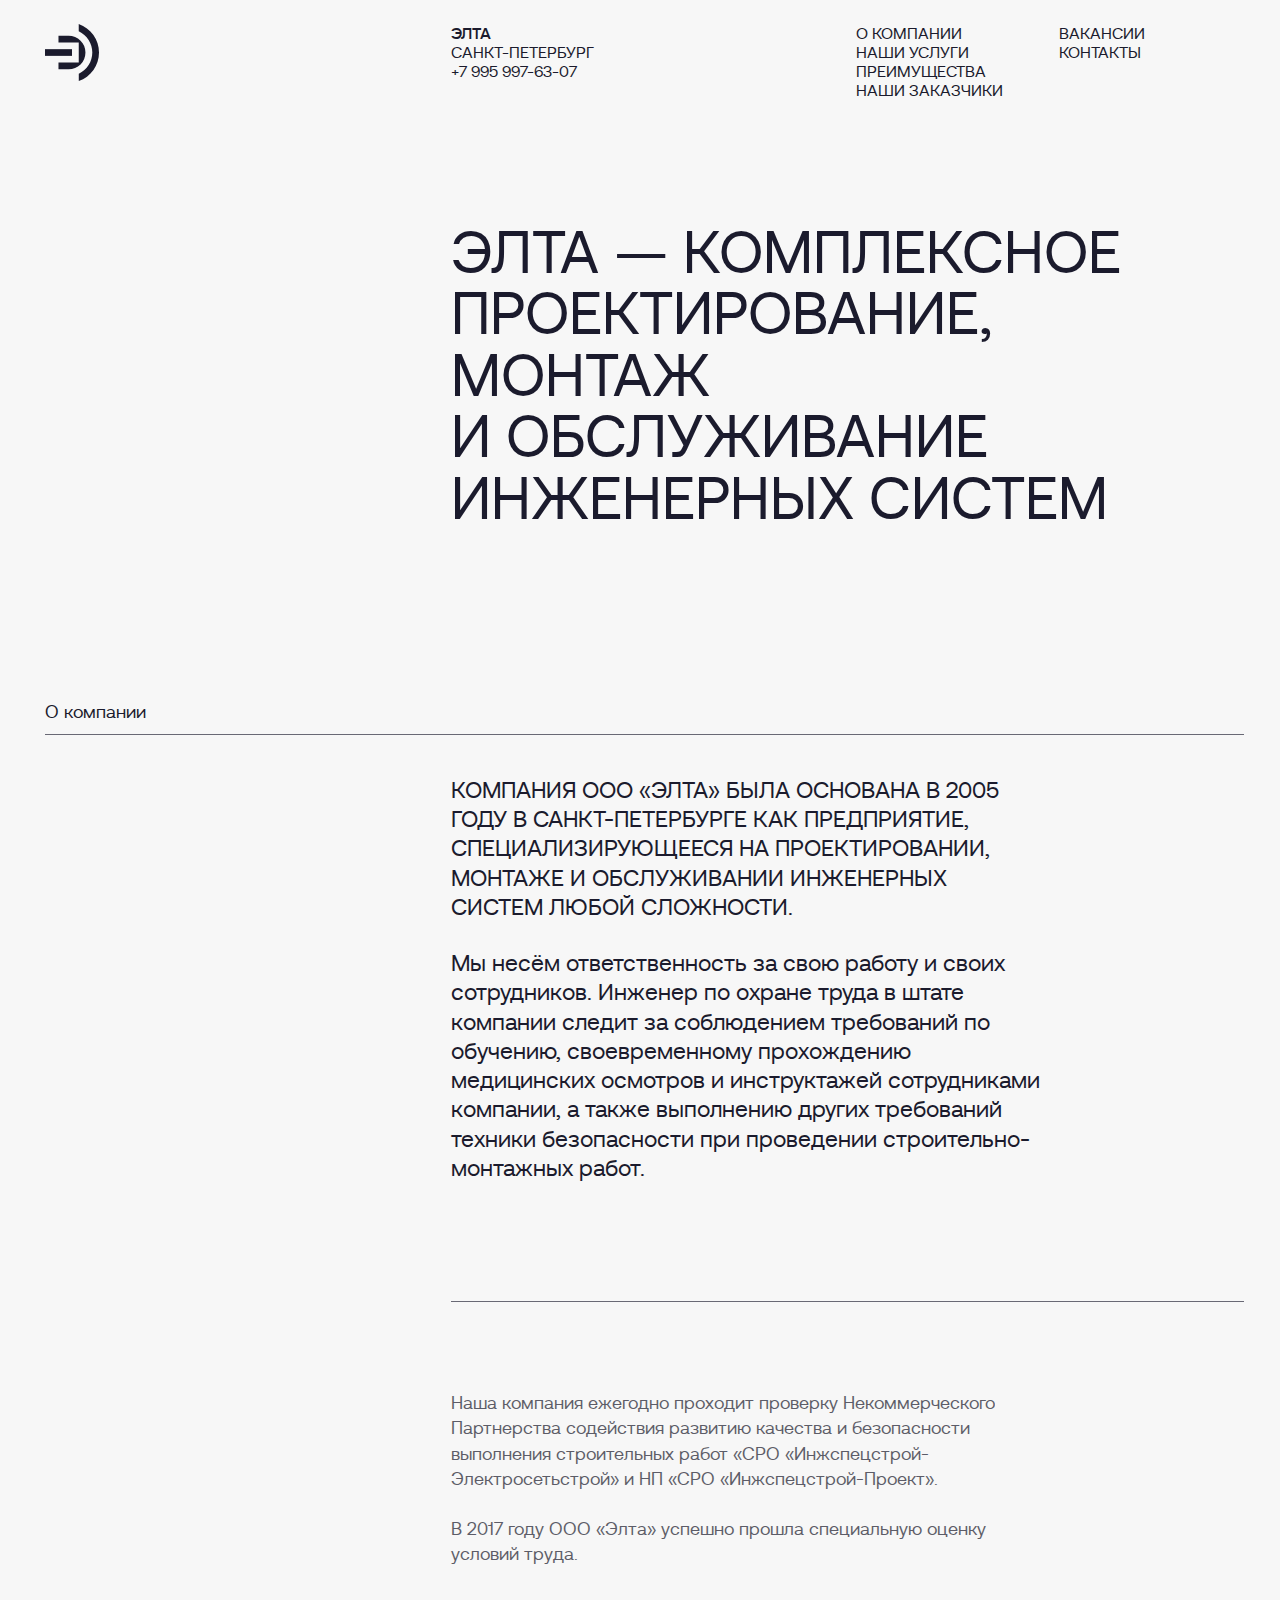
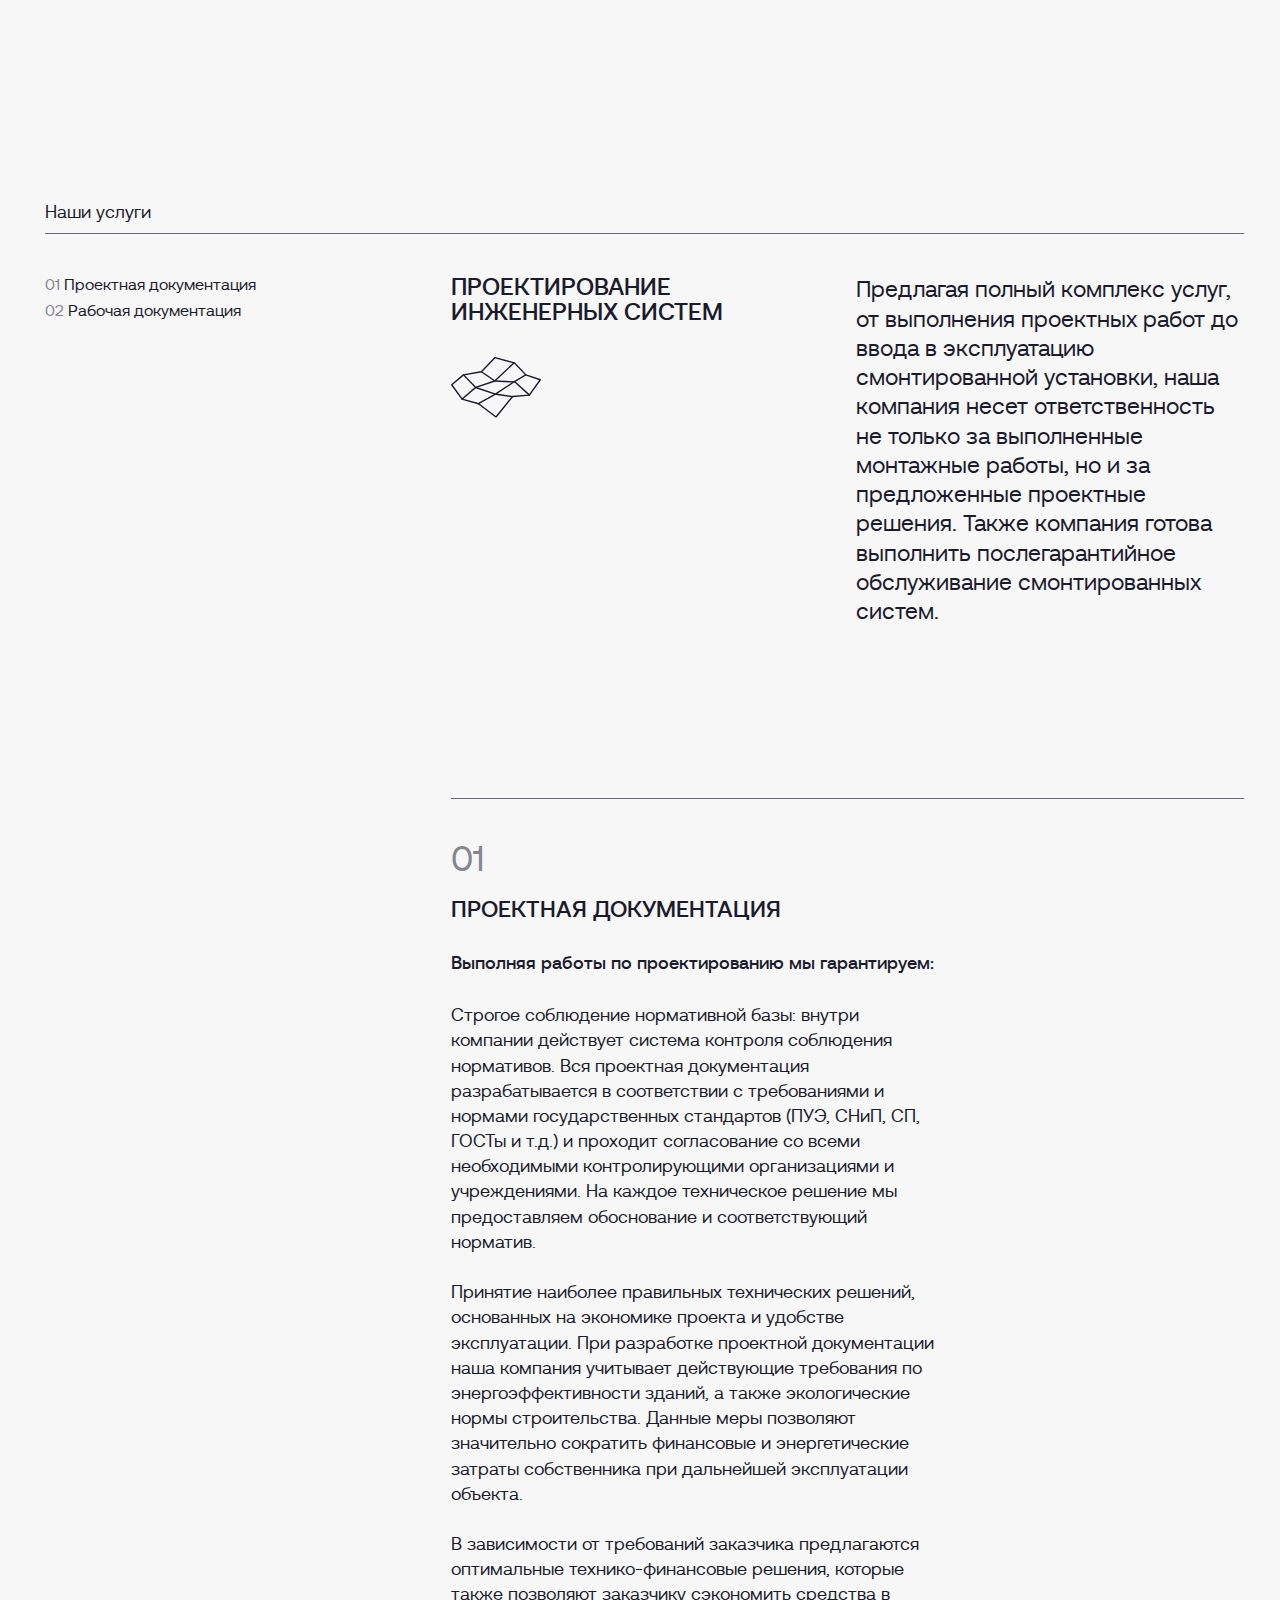
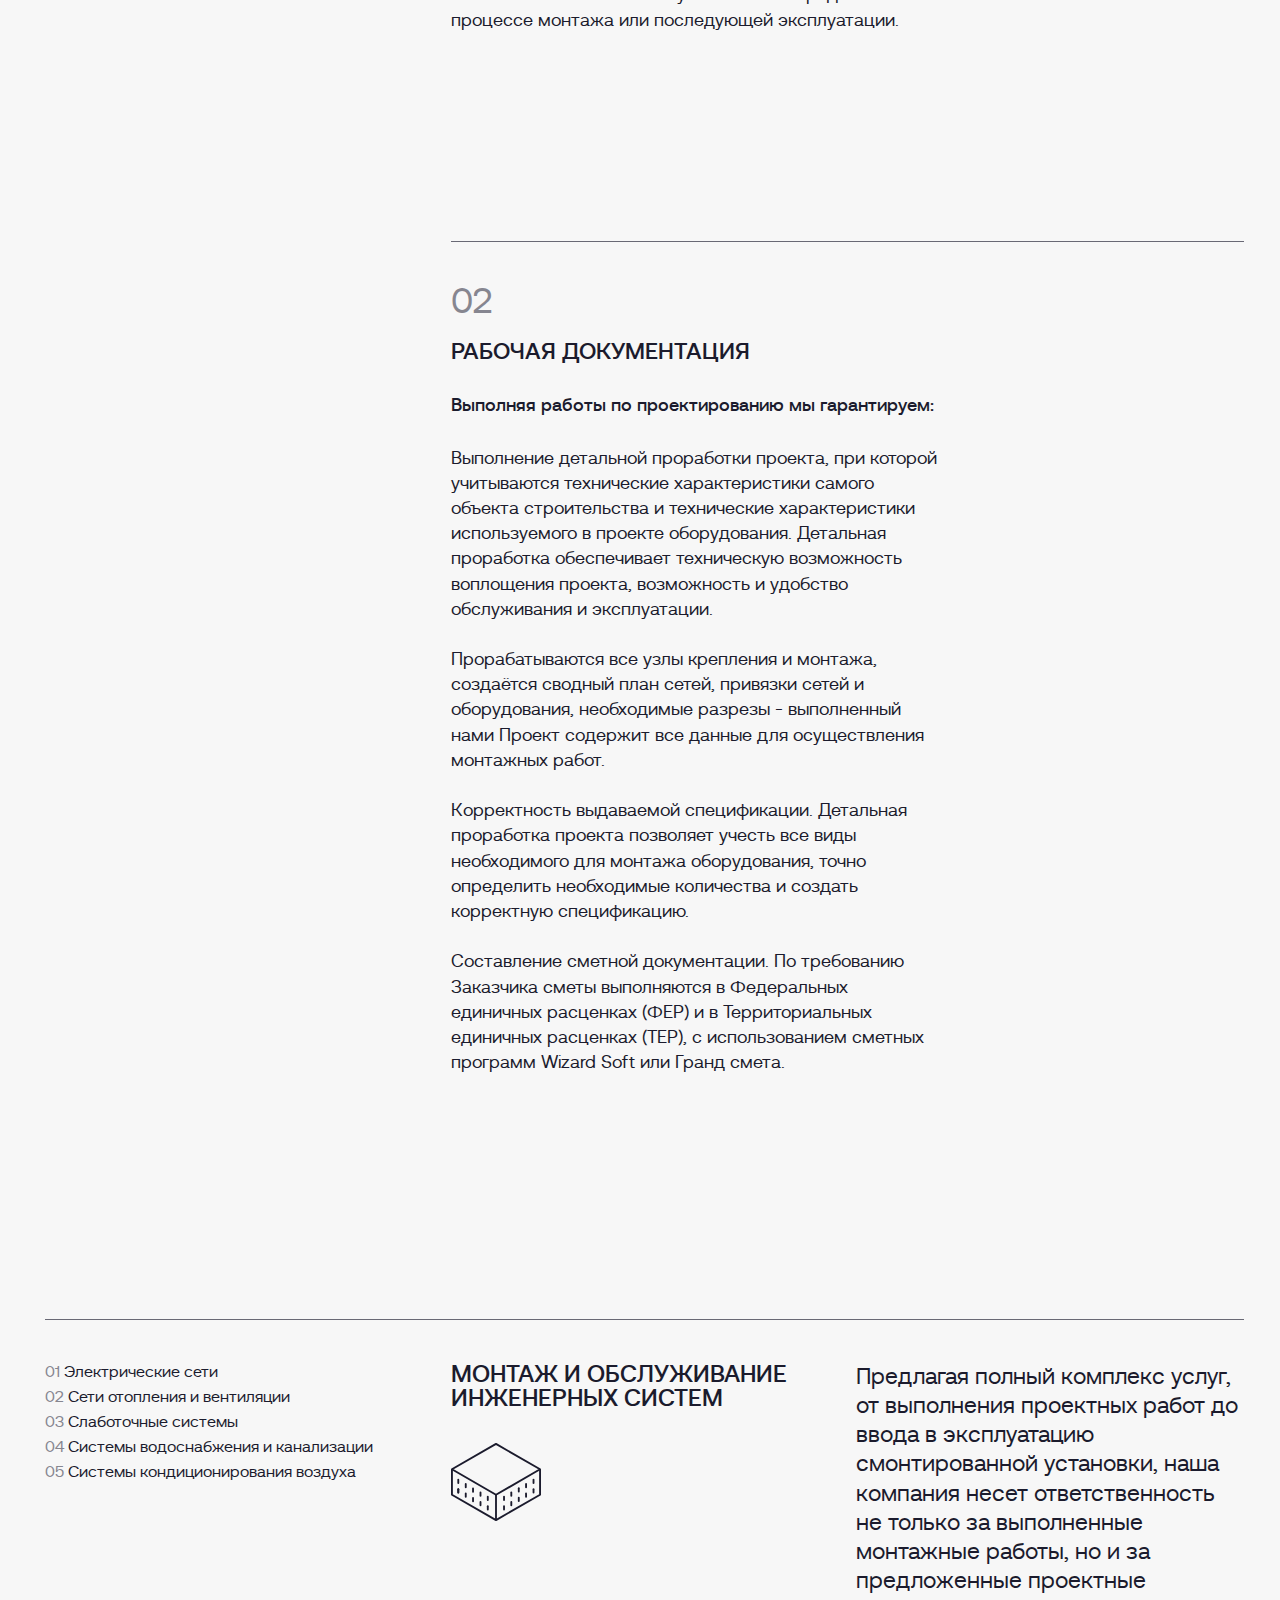
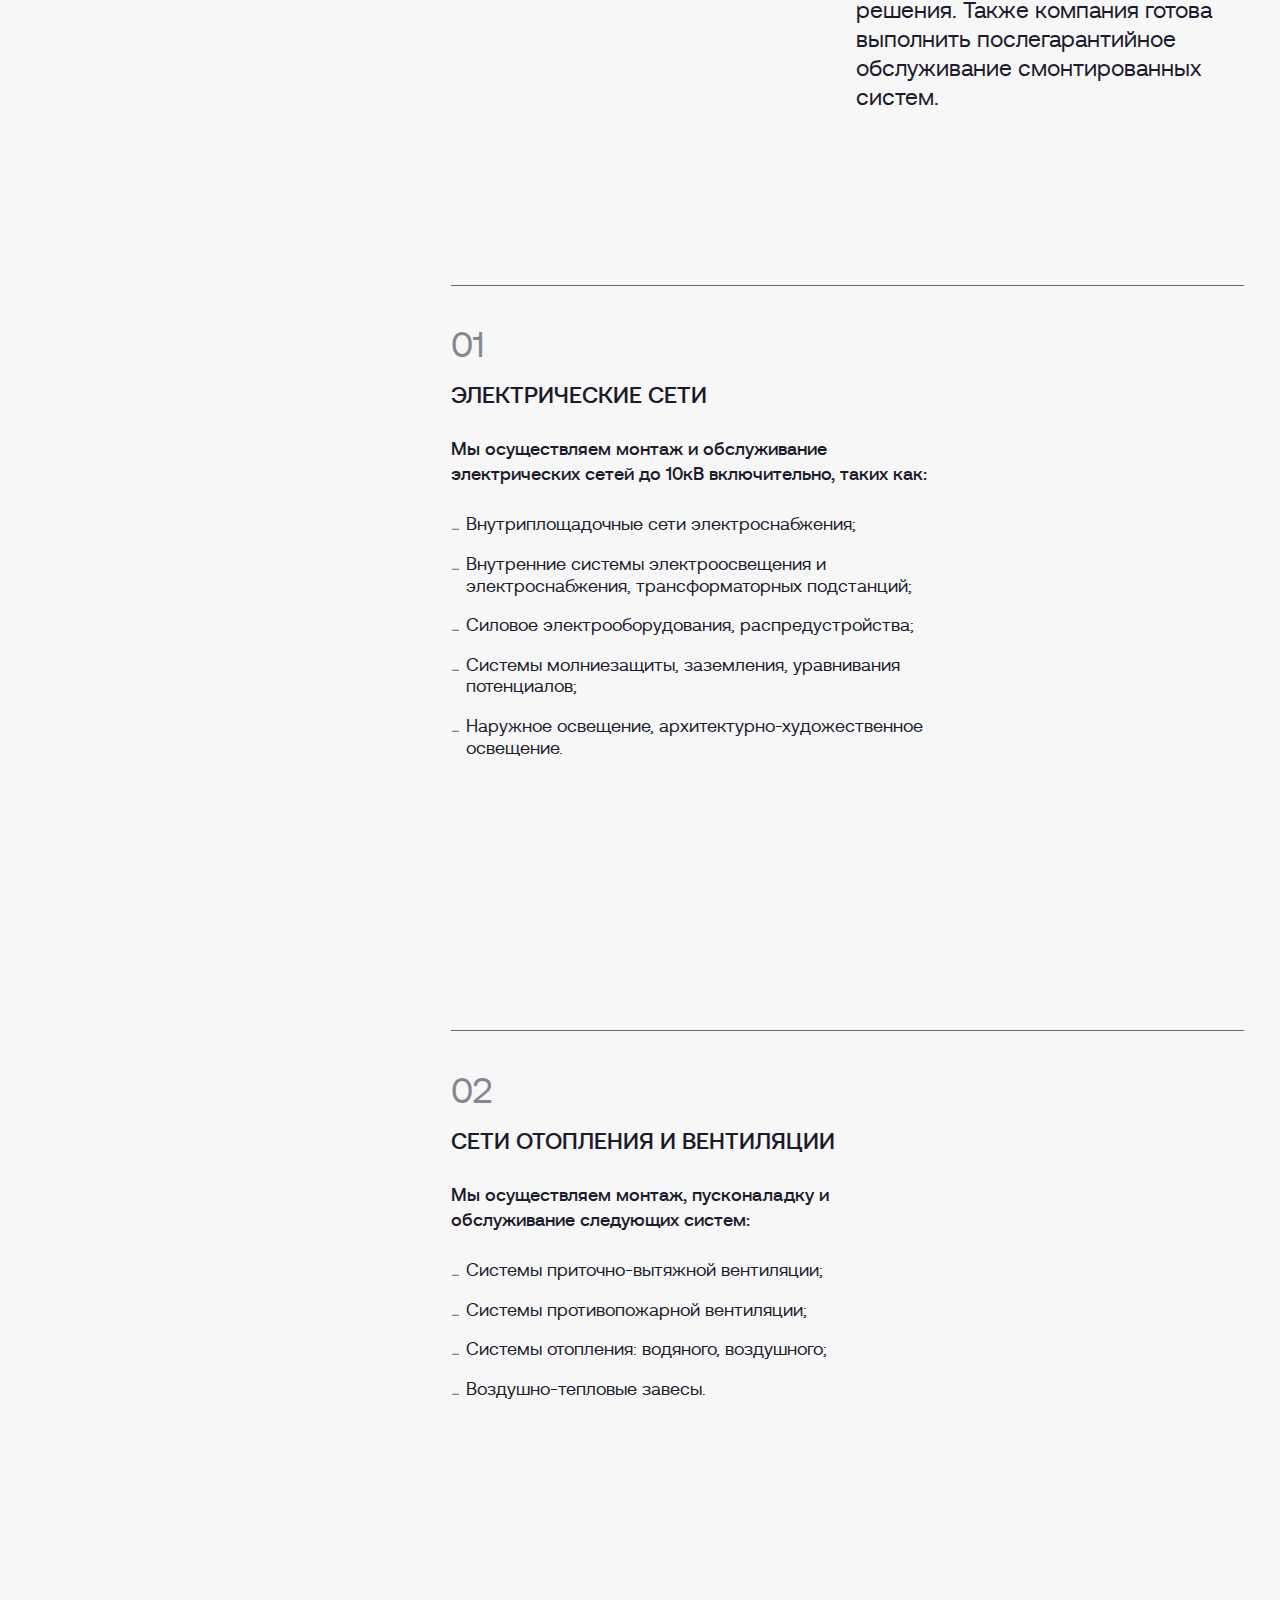
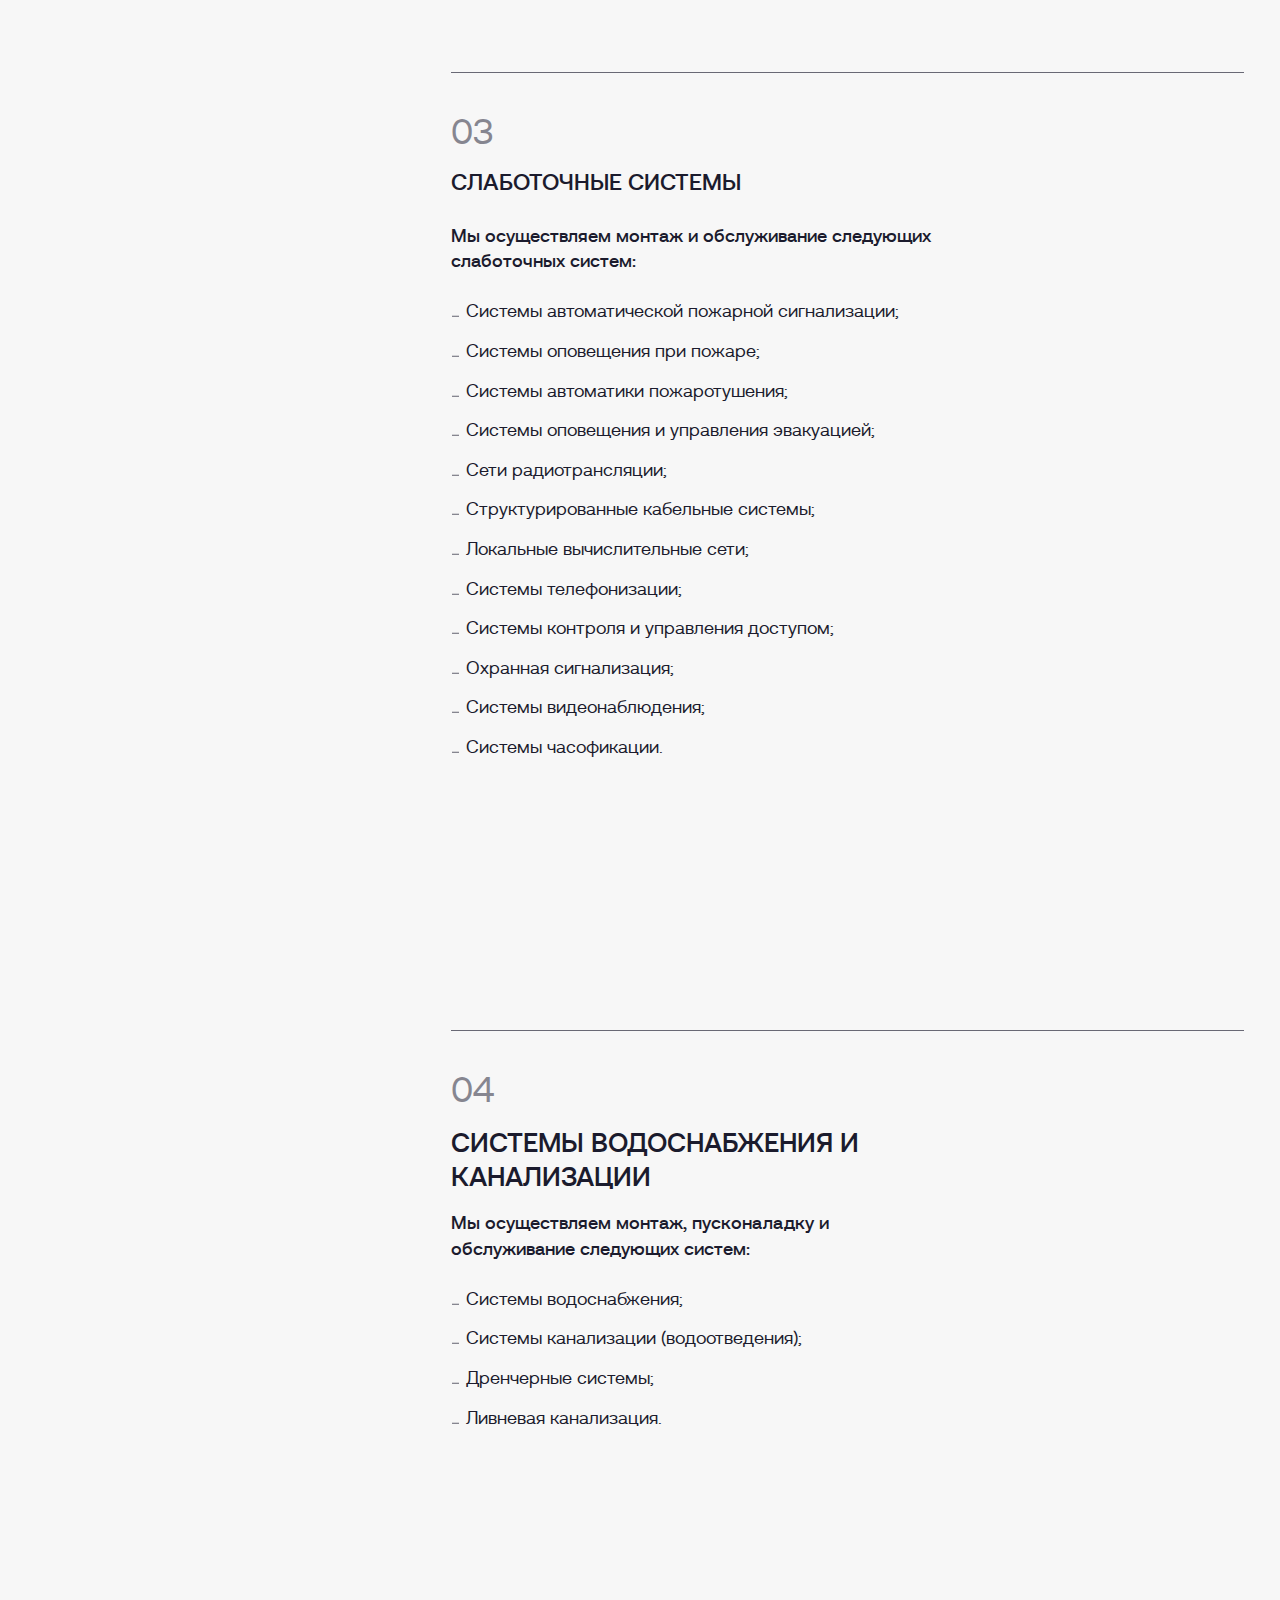
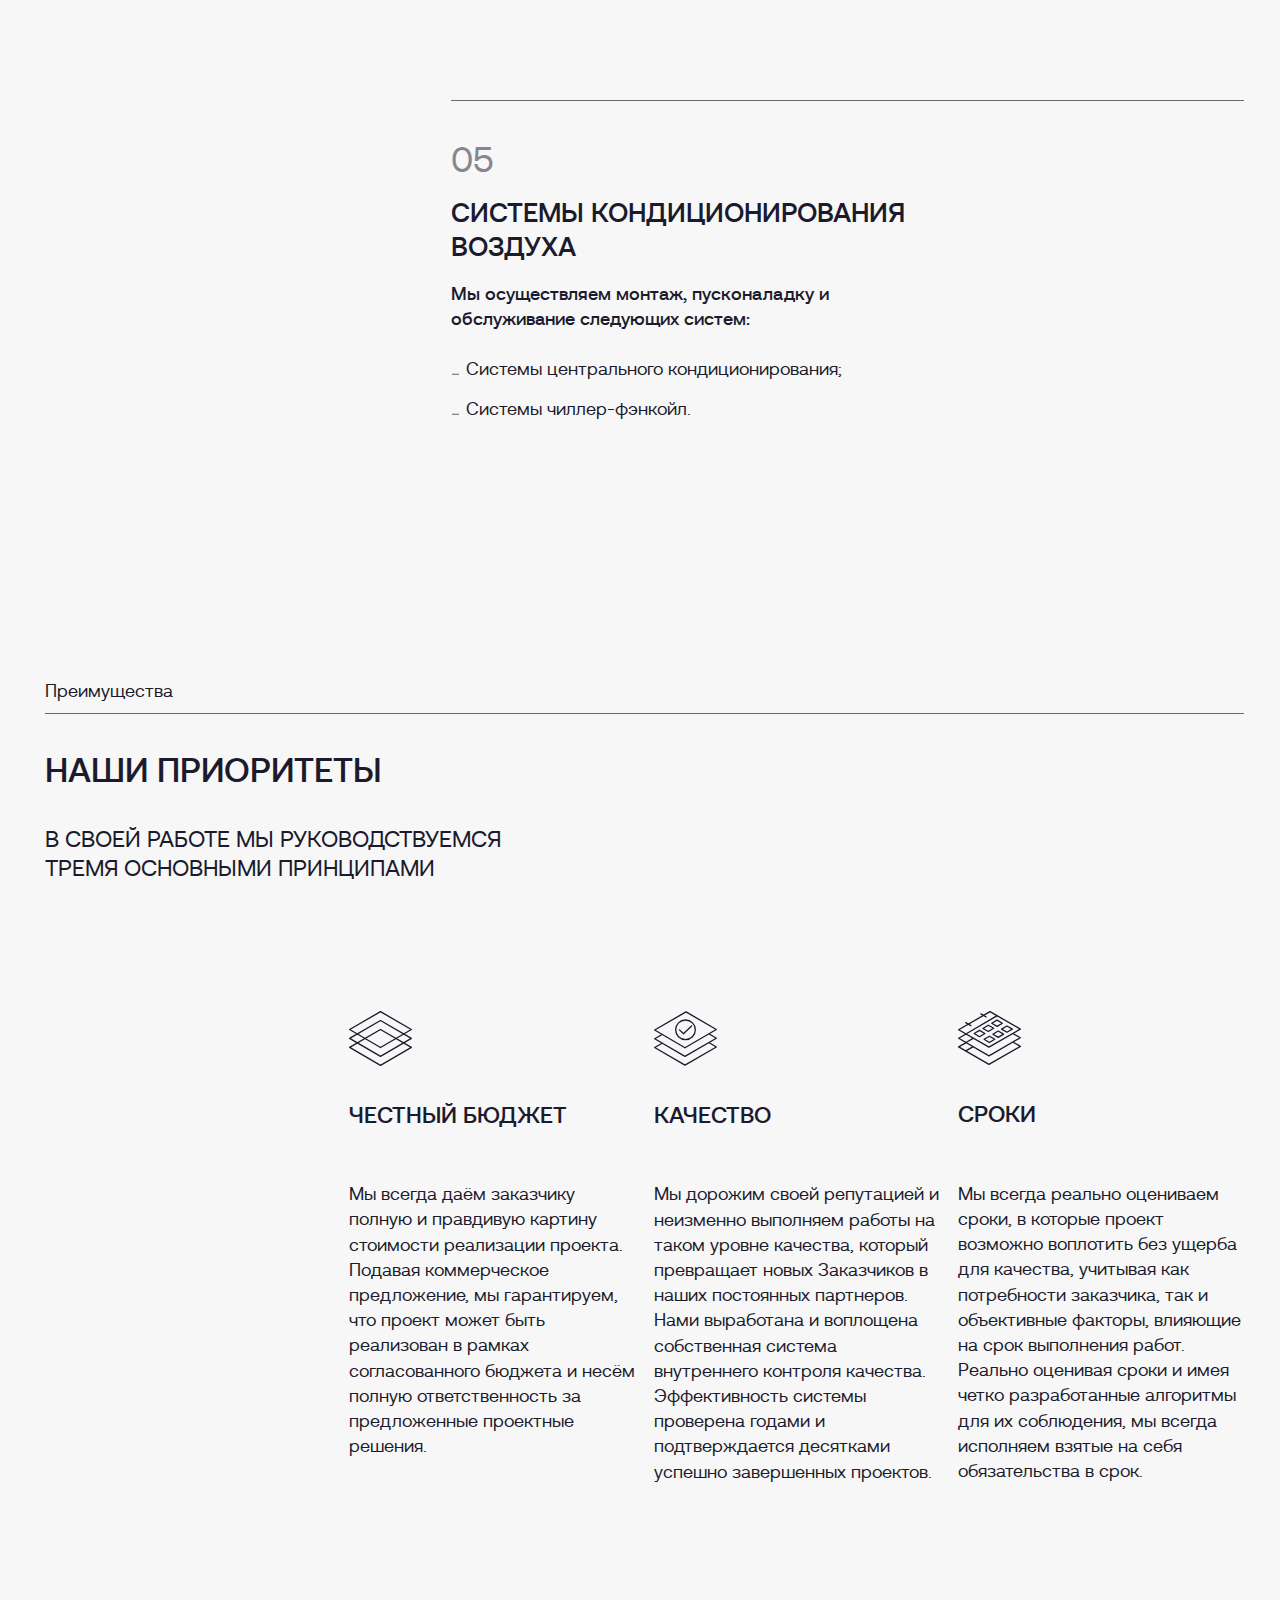
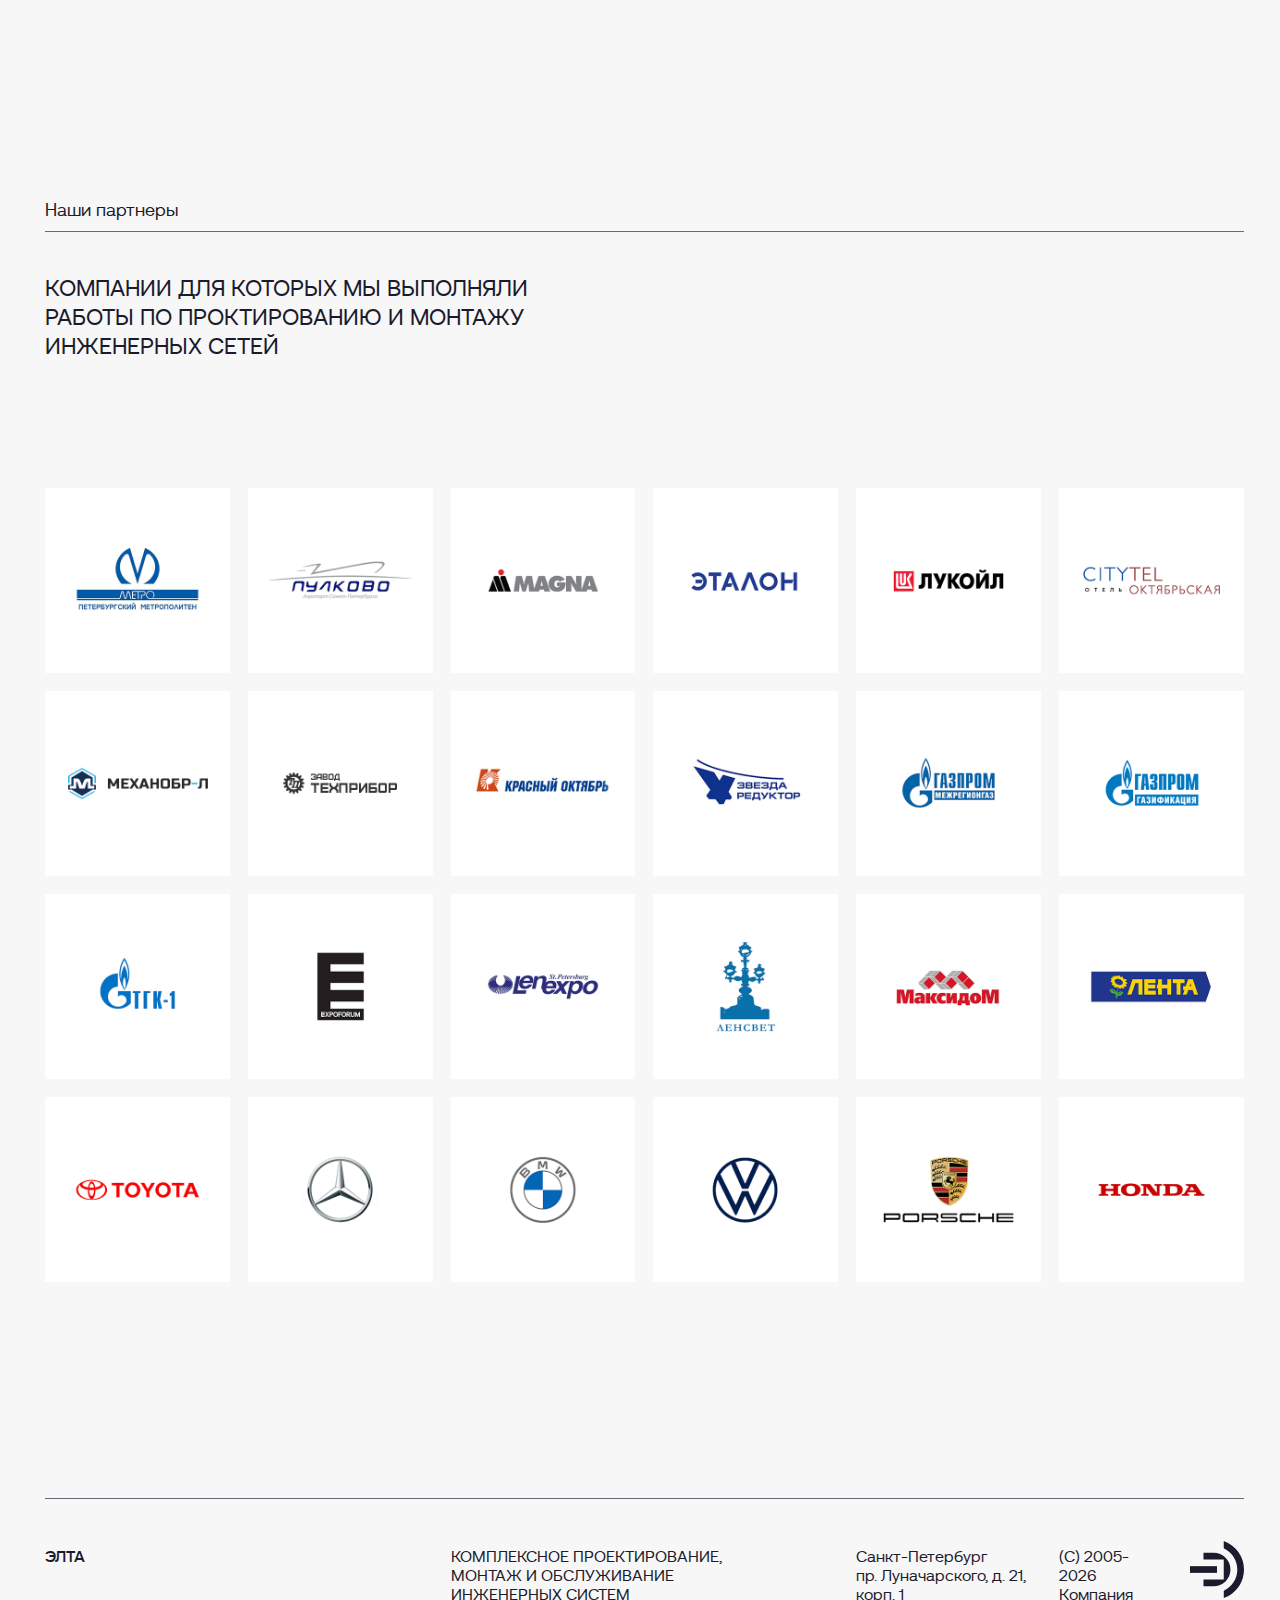
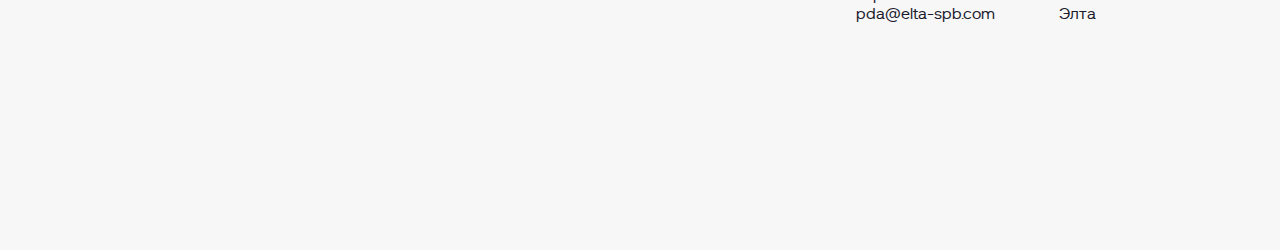
<file: index.html>
<!DOCTYPE HTML>
<html lang="ru">
	<head>
		<title>Компания ЭЛТА</title>
		<meta charset="utf-8" />
		<meta name="viewport" content="width=device-width, initial-scale=1, user-scalable=no" />
        <meta name = "description" content = "Компания ЭЛТА" />
		<link rel="stylesheet" href="assets/css/main.css" />
		<noscript><link rel="stylesheet" href="assets/css/noscript.css" /></noscript>
        <link rel="icon" type="image/x-icon" href="imgs/support/favicon.ico">
        <link rel="apple-touch-icon" sizes="180x180" href="imgs/support/apple-touch-icon.png">
        <link rel="icon" type="image/png" sizes="32x32" href="imgs/support/favicon-32x32.png">
        <link rel="icon" type="image/png" sizes="16x16" href="imgs/support/favicon-16x16.png">
        <link rel="manifest" href="imgs/support/site.webmanifest">
        <style type="text/css">
		body {
			background-color: #F7F7F7;
            transition: background-color 1s ease;
        }
		#logotype {
			position: relative;
			float: left;
			width: 3rem;
		}
		#logosymbol {
			position: relative;
			float: right;
			width: 3rem;
		}
		#topmenu_logo {
			margin-top: 0.33rem;
		}
		#topmenu {
			margin-top: 0.4rem;
		}
		.color-grey {
            background-color: #E8E8EA;
        }
		.color-grey2 {
            background-color: #D1D1D5;
        }
		.color-grey3 {
            background-color: #B2B2B8;
        }
		@media screen and (max-width: 736px) {
		#logotype {
			width: 3.1rem;
		}
		#logosymbol {
			float: left;
			width: 3.1rem;
		}
		#topmenu_logo {
			margin-top: 0.35rem;
		}
		ul.spacemenu li {
			margin-bottom: 0.35rem;
		}

	    }
		</style>
	</head>
	<body class="is-preload">
    
    
    
			<div id="wrapper" class="divided">

				<!-- BANNER -->
					<section class="wrapper style1 align-left">
						<div class="inner panel">
                            
                           <div class="row">
										<div id="topmenu_logo" class="col-4 col-6-small" style="margin-bottom:0">
                                        
                                             <a href="index.html"><span id="logotype"><img src="imgs/elta_symbol_DB01.svg" onContextMenu="return false;" alt="ЭЛТА" /></span></a>
                                             <!-- <ul class="topmenu upup">
                                                <li><a href="index.html">Элта</a></li>
                                             </ul> -->
                                        
                                        </div>
                                        <div id="topmenu" class="col-4 col-6-small">
                                        
                                             <ul class="topmenu upup">
                                                <li class="medium_t"><a href="index.html">Элта</a></span></li>
                                                <li>Санкт-Петербург</li>
                                                <li>+7 995 997-63-07</li>
                                             </ul>
                                             <hr>
                                             
                                        </div>
                                        <div id="topmenu" class="col-2 col-6-small">
                                        
                                             <ul class="topmenu spacemenu upup">
                                                <li><a href="#aboutus" class="smooth-scroll">О компании</a></li>
                                                <li><a href="#service" class="smooth-scroll">Наши услуги</a></li>
                                                <li><a href="#pluses" class="smooth-scroll">Преимущества</a></li>
                                                <li><a href="#partners" class="smooth-scroll">Наши заказчики</a></li>
                                             </ul>
                                             
                                        </div>
                                        <div id="topmenu" class="col-2 col-6-small">
                                        
                                             <ul class="topmenu spacemenu upup">
                                                <li><a href="https://eltaspb.github.io/elta/vacancies/">Вакансии</a></li>
                                                <li><a href="https://eltaspb.github.io/elta/contacts/">Контакты</a></li>
                                             </ul>
                                             <hr class="major">
                                             
                                        </div>
						    </div>
                            <div class="row">
                                        <div class="col-4 off-12-small">
                                        </div>
                                        <div class="col-7 col-12-small">
                                        
                                             <h1 class="upup">Элта &#8212; комплексное
                                             <br>
                                             проектирование, монтаж
                                             <br>
                                             и обслуживание
                                             <br>
                                             инженерных систем
                                             </h1>
                                             <hr class="major">
                                        
                                        </div>
                            </div>
                        </div> 
                  </section>   
                            
             <!-- ABOUT -->
                  <section id="aboutus" class="wrapper style1 align-left">
						<div class="inner panel" data-color="grey">
                                  
                            <div class="row">
                                        <div class="col-12 col-12-small">
                                        
                                             <span>О компании</span>
                                             <hr class="lineer start">
                                        
                                        </div>
                            </div>
                            <div class="row">
                                        <div class="col-4 off-12-small">
                                        </div>
                                        <div class="col-6 col-12-small">
                                        
                                             <p class="major upup">Компания ООО «Элта» была основана в 2005 году в Санкт-Петербурге как предприятие, специализирующееся на проектировании, монтаже и обслуживании инженерных систем любой сложности.</p>
                                             <p class="major">Мы несём ответственность за свою работу и своих сотрудников. Инженер по охране труда в штате компании следит за соблюдением требований по обучению, своевременному прохождению медицинских осмотров и инструктажей сотрудниками компании, а также выполнению других требований техники безопасности при проведении строительно-монтажных работ.</p>
                                        
                                        </div>
                            </div>
                            <div class="row">
                                        <div class="col-4 col-1-small">
                                        </div>
                                        <div class="col-8 col-11-small">
                                        
                                             <hr class="major lineer">
                                        
                                        </div>
                             </div>
                             <div class="row">
                                        <div class="col-4 col-1-small">
                                        </div>
                                        <div class="col-6 col-11-small">
                                        
                                             <p style="opacity:0.7">Наша компания ежегодно проходит проверку Некоммерческого Партнерства содействия развитию качества и безопасности выполнения строительных работ «СРО «Инжспецстрой-Электросетьстрой» и НП «СРО «Инжспецстрой-Проект».
                                             <br><br>
                                             В 2017 году ООО «Элта» успешно прошла специальную оценку условий труда.</p>
                                        
                                        </div>
                            </div>
                            
                            <hr class="ends">
                      </div> 
                  </section>   
                            
             <!-- SERVICE -->
                  <section id="service" class="wrapper style1 align-left">
						<div class="inner panel" data-color="grey">
                        
                            <div class="row">
                                        <div class="col-12 col-12-small">
                                        
                                             <span>Наши услуги</span>
                                             <hr class="lineer start">
                                        
                                        </div>
                            </div>
                            <div class="row">
                                        <div class="col-4 col-12-small">
                                        
                                             <ul class="insidemenu">
                                                <li><a href="#pd" class="smooth-scroll"><span class="color07_t">01</span> Проектная документация</a></li>
                                                <li><a href="#rd" class="smooth-scroll"><span class="color07_t">02</span> Рабочая документация</a></li>
                                             </ul>
                                             <hr>
                                        
                                        </div>
                                        <div class="col-4 col-12-small">
                                        
                                             <h3 class="special medium_t upup">Проектирование<br>инженерных систем</h3>
                                             <span class="image fit" style="width:5rem; padding:0.75rem 0 2rem 0;"><img src="imgs/elta_map_icon_db01.svg" onContextMenu="return false;" alt="ЭЛТА" /></span>          
                                        
                                        </div>
                                        <div class="col-4 col-12-small">
                                        
                                             <p class="major">Предлагая полный комплекс услуг, от выполнения проектных работ до ввода в эксплуатацию смонтированной установки, наша компания несет ответственность не только за выполненные монтажные работы, но и за предложенные проектные решения. Также компания готова выполнить послегарантийное обслуживание смонтированных систем.</p>
                                        
                                        </div>
                            </div>
                            <hr>
                    </div> 
                  </section>   
                            
             <!-- PD -->
                  <section id="pd" class="wrapper style1 align-left">
                        <div class="inner panel" data-color="grey">
                        
                            <div class="row">
                                        <div class="col-4 col-1-small">
                                        </div>
                                        <div class="col-8 col-11-small">
                                        
                                             <hr class="lineer">
                                        
                                        </div>
                             </div>
                             <div class="row">
                                        <div class="col-4 col-1-small">
                                        </div>
                                        <div class="col-5 col-11-small">
                                             <h2><span class="color07_t">01</span></h2>
                                             <p class="major upup"><span class="major medium_t upup">Проектная документация</span></p>
									         <p class="medium_t">Выполняя работы по проектированию мы гарантируем:<p>
                                             <p>Строгое соблюдение нормативной базы: внутри компании действует система контроля соблюдения нормативов. Вся проектная документация разрабатывается в соответствии с требованиями и нормами государственных стандартов (ПУЭ, СНиП, СП, ГОСТы и т.д.) и проходит согласование со всеми необходимыми контролирующими организациями и учреждениями. На каждое техническое решение мы предоставляем обоснование и соответствующий норматив.
                                             <br><br>
                                             Принятие наиболее правильных технических решений, основанных на экономике проекта и удобстве эксплуатации. При разработке проектной документации наша компания учитывает действующие требования по энергоэффективности зданий, а также экологические нормы строительства. Данные меры позволяют значительно сократить финансовые и энергетические затраты собственника при дальнейшей эксплуатации объекта.
                                             <br><br>
                                             В зависимости от требований заказчика предлагаются оптимальные технико-финансовые решения, которые также позволяют заказчику сэкономить средства в процессе монтажа или последующей эксплуатации.</p>
                                       </div>
                            </div>
                            <hr class="major">
                        </div> 
                  </section>   
                            
             <!-- RD -->
                  <section id="rd" class="wrapper style1 align-left">
                        <div class="inner panel" data-color="grey">
                        
                            <div class="row">
                                        <div class="col-4 col-1-small">
                                        </div>
                                        <div class="col-8 col-11-small">
                                        
                                             <hr class="lineer">
                                        
                                        </div>
                             </div>
                             <div class="row">
                                        <div class="col-4 col-1-small">
                                        </div>
                                        <div class="col-5 col-11-small">
                                             <h2><span class="color07_t">02</span></h2>
                                             <p class="major medium_t upup">Рабочая документация</p>
									         <p class="medium_t">Выполняя работы по проектированию мы гарантируем:<p>
                                             <p>Выполнение детальной проработки проекта, при которой учитываются технические характеристики самого объекта строительства и технические характеристики используемого в проекте оборудования.
Детальная проработка обеспечивает техническую возможность воплощения проекта, возможность и удобство обслуживания и эксплуатации.
                                             <br><br>
                                             Прорабатываются все узлы крепления и монтажа, создаётся сводный план сетей, привязки сетей и оборудования, необходимые разрезы - выполненный нами Проект содержит все данные для осуществления монтажных работ.
                                             <br><br>
                                             Корректность выдаваемой спецификации. Детальная проработка проекта позволяет учесть все виды необходимого для монтажа оборудования, точно определить необходимые количества и создать корректную спецификацию.
                                             <br><br>
                                             Составление сметной документации. По требованию Заказчика сметы выполняются в Федеральных единичных расценках (ФЕР) и в Территориальных единичных расценках (ТЕР), с использованием сметных программ Wizard Soft или Гранд смета.</p>
                                       </div>
                            </div>
                            <hr class="ends">
                        </div> 
                  </section>      
                            
             <!-- DESIGN -->
                  <section id="service" class="wrapper style1 align-left">
						<div class="inner panel" data-color="grey2">
                        
                            <div class="row">
                                        <div class="col-12 col-12-small">
                                        
                                             <hr class="lineer">
                                        
                                        </div>
                             </div>
                            <div class="row">
                                        <div class="col-4 col-12-small">
                                        
                                             <ul class="insidemenu">
                                                <li><a href="#es" class="smooth-scroll"><span class="color07_t">01</span> Электрические сети</a></li>
                                                <li><a href="#sov" class="smooth-scroll"><span class="color07_t">02</span> Сети отопления и вентиляции</a></li>
                                                <li><a href="#ss" class="smooth-scroll"><span class="color07_t">03</span> Слаботочные системы</a></li>
                                                <li><a href="#svk" class="smooth-scroll"><span class="color07_t">04</span> Системы водоснабжения и канализации</a></li>
                                                <li><a href="#skv" class="smooth-scroll"><span class="color07_t">05</span> Системы кондиционирования воздуха</a></li>
                                             </ul>
                                             <hr>
                                        
                                        </div>
                                        <div class="col-4 col-12-small">
                                        
                                             <h3 class="special medium_t upup">монтаж и обслуживание<br>инженерных систем</h3>
                                             <span class="image fit" style="width:5rem; padding:0.75rem 0 2rem 0;"><img src="imgs/elta_design_icon_db01.svg" onContextMenu="return false;" alt="ЭЛТА" /></span>          
                                        
                                        </div>
                                        <div class="col-4 col-12-small">
                                        
                                             <p class="major">Предлагая полный комплекс услуг, от выполнения проектных работ до ввода в эксплуатацию смонтированной установки, наша компания несет ответственность не только за выполненные монтажные работы, но и за предложенные проектные решения. Также компания готова выполнить послегарантийное обслуживание смонтированных систем.</p>
                                        
                                        </div>
                            </div>
                            <hr>
                    </div> 
                  </section>   
                            
             <!-- ES -->
                  <section id="es" class="wrapper style1 align-left">
                        <div class="inner panel" data-color="grey2">
                        
                            <div class="row">
                                        <div class="col-4 col-1-small">
                                        </div>
                                        <div class="col-8 col-11-small">
                                        
                                             <hr class="lineer">
                                        
                                        </div>
                             </div>
                             <div class="row">
                                        <div class="col-4 col-1-small">
                                        </div>
                                        <div class="col-5 col-11-small">
                                             <h2><span class="color07_t">01</span></h2>
                                             <p class="major medium_t upup">Электрические сети</p>
									         <p class="medium_t">Мы осуществляем монтаж и обслуживание электрических сетей до 10кВ включительно, таких как:<p>
                                             <ol>
                                             <li>Внутриплощадочные сети электроснабжения;</li>
                                             <li>Внутренние системы электроосвещения и электроснабжения, трансформаторных подстанций;</li>
                                             <li>Силовое электрооборудования, распредустройства;</li>
                                             <li>Системы молниезащиты, заземления, уравнивания потенциалов;</li>
                                             <li>Наружное освещение, архитектурно-художественное освещение.</li>
                                             </ol>
                                       </div>
                            </div>
                            <hr class="ends">
                        </div> 
                  </section>   
                            
             <!-- SOV -->
                  <section id="sov" class="wrapper style1 align-left">
                        <div class="inner panel" data-color="grey2">
                        
                            <div class="row">
                                        <div class="col-4 col-1-small">
                                        </div>
                                        <div class="col-8 col-11-small">
                                        
                                             <hr class="lineer">
                                        
                                        </div>
                             </div>
                             <div class="row">
                                        <div class="col-4 col-1-small">
                                        </div>
                                        <div class="col-5 col-11-small">
                                             <h2><span class="color07_t">02</span></h2>
                                             <p class="major medium_t upup">Сети отопления и вентиляции</p>
									         <p class="medium_t">Мы осуществляем монтаж, пусконаладку и обслуживание следующих систем:<p>
                                             <ol>
                                             <li>Системы приточно-вытяжной вентиляции;</li>
                                             <li>Системы противопожарной вентиляции;</li>
                                             <li>Системы отопления: водяного, воздушного;</li>
                                             <li>Воздушно-тепловые завесы.</li>
                                             </ol>
                                       </div>
                            </div>
                            <hr class="ends">
                        </div> 
                  </section>   
                            
             <!-- SS -->
                  <section id="ss" class="wrapper style1 align-left">
                        <div class="inner panel" data-color="grey2">
                        
                            <div class="row">
                                        <div class="col-4 col-1-small">
                                        </div>
                                        <div class="col-8 col-11-small">
                                        
                                             <hr class="lineer">
                                        
                                        </div>
                             </div>
                             <div class="row">
                                        <div class="col-4 col-1-small">
                                        </div>
                                        <div class="col-5 col-11-small">
                                             <h2><span class="color07_t">03</span></h2>
                                             <p class="major medium_t upup">Слаботочные системы</p>
                                             <p class="medium_t">Мы осуществляем монтаж и обслуживание следующих слаботочных систем:<p>
                                             <ol class="alt">
                                             <li>Системы автоматической пожарной сигнализации;</li>
                                             <li>Системы оповещения при пожаре;</li>
                                             <li>Системы автоматики пожаротушения;</li>
                                             <li>Системы оповещения и управления эвакуацией;</li>
                                             <li>Сети радиотрансляции;</li>
                                             <li>Структурированные кабельные системы;</li>
                                             <li>Локальные вычислительные сети;</li>
                                             <li>Системы телефонизации;</li>
                                             <li>Системы контроля и управления доступом;</li>
                                             <li>Охранная сигнализация;</li>
                                             <li>Системы видеонаблюдения;</li>
                                             <li>Системы часофикации.</li>
                                             </ol>
                                       </div>
                            </div>
                            <hr class="ends">
                        </div> 
                  </section>   
                            
             <!-- SVK -->
                  <section id="svk" class="wrapper style1 align-left">
                        <div class="inner panel" data-color="grey2">
                        
                            <div class="row">
                                        <div class="col-4 col-1-small">
                                        </div>
                                        <div class="col-8 col-11-small">
                                        
                                             <hr class="lineer">
                                        
                                        </div>
                             </div>
                             <div class="row">
                                        <div class="col-4 col-1-small">
                                        </div>
                                        <div class="col-5 col-11-small">
                                             <h2><span class="color07_t">04</span></h2>
                                             <h3 class="medium_t upup">Системы водоснабжения и канализации</h3>
									         <p class="medium_t">Мы осуществляем монтаж, пусконаладку и обслуживание следующих систем:<p>
                                             <ol class="alt">
                                             <li>Системы водоснабжения;</li>
                                             <li>Системы канализации (водоотведения);</li>
                                             <li>Дренчерные системы;</li>
                                             <li>Ливневая канализация.</li>
                                             </ol>
                                       </div>
                            </div>
                            <hr class="ends">
                        </div> 
                  </section>   
                            
             <!-- SKV -->
                  <section id="skv" class="wrapper style1 align-left">
                        <div class="inner panel" data-color="grey2">
                        
                            <div class="row">
                                        <div class="col-4 col-1-small">
                                        </div>
                                        <div class="col-8 col-11-small">
                                        
                                             <hr class="lineer">
                                        
                                        </div>
                             </div>
                             <div class="row">
                                        <div class="col-4 col-1-small">
                                        </div>
                                        <div class="col-5 col-11-small">
                                             <h2><span class="color07_t">05</span></h2>
                                             <h3 class="medium_t upup">Системы кондиционирования воздуха</h3>
									         <p class="medium_t">Мы осуществляем монтаж, пусконаладку и обслуживание следующих систем:<p>
                                             <ol>
                                             <li>Системы центрального кондиционирования;</li>
                                             <li>Системы чиллер-фэнкойл.</li>
                                             </ol>
                                       </div>
                            </div>
                            <hr class="ends">
                        </div> 
                  </section>     
                  
             <!-- PLUSES -->
                  <section id="pluses" class="wrapper style1 align-left">
                        <div class="inner panel" data-color="grey3">
                            
                            <div class="row">
                                        <div class="col-12 col-12-small">
                                        
                                             <span>Преимущества</span>
                                             <hr class="lineer start">
                                        
                                        </div>
                            </div>
                            <div class="row">
                                        <div class="col-6 col-12-small">
                                        
                                             <h2 class="special medium_t upup">Наши приоритеты</h2>
                                        
                                        </div>
                            </div>
                            <div class="row">
                                        <div class="col-5 col-12-small">
                                        
                                             <p class="major upup">В своей работе мы руководствуемся тремя основными принципами</p>
                                             <hr>
                                        
                                        </div>
                            </div>
                            <div class="row">
                                        <div class="col-3 off-12-small">
                                        </div>
                                        <div class="col-3 col-12-small">
                                        
                                             <span class="image fit" style="width:3.5rem; padding:0 0 2rem 0;"><img src="imgs/elta_docs_icon_db01.svg" onContextMenu="return false;" alt="ЭЛТА" /></span>          
                                             <p class="major medium_t upup">Честный бюджет</p>
                                             <p><br>Мы всегда даём заказчику полную и правдивую картину стоимости реализации проекта. Подавая коммерческое предложение, мы гарантируем, что проект может быть реализован в рамках согласованного бюджета и несём полную ответственность за предложенные проектные решения.</p>
                                             <hr>
                                        
                                        </div>
                                        <div class="col-3 col-12-small">
                                        
                                             <span class="image fit" style="width:3.5rem; padding:0 0 2rem 0;"><img src="imgs/elta_quality_icon_db01.svg" onContextMenu="return false;" alt="ЭЛТА" /></span>          
                                             <p class="major medium_t upup">Качество</p>
                                             <p><br>Мы дорожим своей репутацией и неизменно выполняем работы на таком уровне качества, который превращает новых Заказчиков в наших постоянных партнеров. Нами выработана и воплощена собственная система внутреннего контроля качества. Эффективность системы проверена годами и подтверждается десятками успешно завершенных проектов.</p>
                                             <hr>
                                        
                                        </div>
                                        <div class="col-3 col-12-small">
                                        
                                             <span class="image fit" style="width:3.5rem; padding:0 0 2rem 0;"><img src="imgs/elta_time_icon_db01.svg" onContextMenu="return false;" alt="ЭЛТА" /></span>
                                             <p class="major medium_t upup">Сроки</p>
                                             <p><br>Мы всегда реально оцениваем сроки, в которые проект возможно воплотить без ущерба для качества, учитывая как потребности заказчика, так и объективные факторы, влияющие на срок выполнения работ. Реально оценивая сроки и имея четко разработанные алгоритмы для их соблюдения, мы всегда исполняем взятые на себя обязательства в срок.</p>
                                        
                                        </div>
                            </div>
                            
						    <hr class="ends">
                        </div> 
                  </section>     
                  
             <!-- PARTNERS -->
                  <section id="partners" class="wrapper style1 align-left">
                        <div class="inner panel" data-color="grey">
                        
                            <div class="row">
                                        <div class="col-12 col-12-small">
                                        
                                             <span>Наши партнеры</span>
                                             <hr class="lineer start">
                                        
                                        </div>
                            </div>
                            <div class="row">
                                        <div class="col-5 col-12-small">
                                        
                                             <p class="major upup">Компании для которых мы выполняли работы по проктированию и монтажу инженерных сетей</p>
                                             <hr>
                                        
                                        </div>
                            </div>
                            <div class="row">
                                        <div class="col-2 col-6-small">
                                        
                                             <span class="image fit"><img src="imgs/projects/elta_projects_metro_spb.png" onContextMenu="return false;" alt="" /></span>
                                        
                                        </div>
                                        <div class="col-2 col-6-small">
                                        
                                             <span class="image fit"><img src="imgs/projects/elta_projects_pulkovo.png" onContextMenu="return false;" alt="" /></span>
                                        
                                        </div>
                                        <div class="col-2 col-6-small">
                                        
                                             <span class="image fit"><img src="imgs/projects/elta_projects_magna.png" onContextMenu="return false;" alt="" /></span>
                                        
                                        </div>
                                        <div class="col-2 col-6-small">
                                        
                                             <span class="image fit"><img src="imgs/projects/elta_projects_etalon.png" onContextMenu="return false;" alt="" /></span>
                                        
                                        </div>
                                        <div class="col-2 col-6-small">
                                        
                                             <span class="image fit"><img src="imgs/projects/elta_projects_lukoil.png" onContextMenu="return false;" alt="" /></span>
                                        
                                        </div>
                                        <div class="col-2 col-6-small">
                                        
                                             <span class="image fit"><img src="imgs/projects/elta_projects_okt.png" onContextMenu="return false;" alt="" /></span>
                                        
                                        </div>
                                        <div class="col-2 col-6-small">
                                        
                                             <span class="image fit"><img src="imgs/projects/elta_projects_mehanobr.png" onContextMenu="return false;" alt="" /></span>
                                        
                                        </div>
                                        <div class="col-2 col-6-small">
                                        
                                             <span class="image fit"><img src="imgs/projects/elta_projects_tp.png" onContextMenu="return false;" alt="" /></span>
                                        
                                        </div>
                                        <div class="col-2 col-6-small">
                                        
                                             <span class="image fit"><img src="imgs/projects/elta_projects_krasokt.png" onContextMenu="return false;" alt="" /></span>
                                        
                                        </div>
                                        <div class="col-2 col-6-small">
                                        
                                             <span class="image fit"><img src="imgs/projects/elta_projects_zvezda.png" onContextMenu="return false;" alt="" /></span>
                                        
                                        </div>
                                        <div class="col-2 col-6-small">
                                        
                                             <span class="image fit"><img src="imgs/projects/elta_projects_gazprom_m.png" onContextMenu="return false;" alt="" /></span>
                                        
                                        </div>
                                        <div class="col-2 col-6-small">
                                        
                                             <span class="image fit"><img src="imgs/projects/elta_projects_gazprom_g.png" onContextMenu="return false;" alt="" /></span>
                                        
                                        </div>
                                        <div class="col-2 col-6-small">
                                        
                                             <span class="image fit"><img src="imgs/projects/elta_projects_gazprom_tg.png" onContextMenu="return false;" alt="" /></span>
                                        
                                        </div>
                                        <div class="col-2 col-6-small">
                                        
                                             <span class="image fit"><img src="imgs/projects/elta_projects_expo.png" onContextMenu="return false;" alt="" /></span>
                                        
                                        </div>
                                        <div class="col-2 col-6-small">
                                        
                                             <span class="image fit"><img src="imgs/projects/elta_projects_lenexpo.png" onContextMenu="return false;" alt="" /></span>
                                        
                                        </div>
                                        <div class="col-2 col-6-small">
                                        
                                             <span class="image fit"><img src="imgs/projects/elta_projects_lensvet.png" onContextMenu="return false;" alt="" /></span>
                                        
                                        </div>
                                        <div class="col-2 col-6-small">
                                        
                                             <span class="image fit"><img src="imgs/projects/elta_projects_maxidom.png" onContextMenu="return false;" alt="" /></span>
                                        
                                        </div>
                                        <div class="col-2 col-6-small">
                                        
                                             <span class="image fit"><img src="imgs/projects/elta_projects_lenta.png" onContextMenu="return false;" alt="" /></span>
                                        
                                        </div>
                                        <div class="col-2 col-6-small">
                                        
                                             <span class="image fit"><img src="imgs/projects/elta_projects_toyota.png" onContextMenu="return false;" alt="" /></span>
                                        
                                        </div>
                                        <div class="col-2 col-6-small">
                                        
                                             <span class="image fit"><img src="imgs/projects/elta_projects_mb.png" onContextMenu="return false;" alt="" /></span>
                                        
                                        </div>
                                        <div class="col-2 col-6-small">
                                        
                                             <span class="image fit"><img src="imgs/projects/elta_projects_bmw.png" onContextMenu="return false;" alt="" /></span>
                                        
                                        </div>
                                        <div class="col-2 col-6-small">
                                        
                                             <span class="image fit"><img src="imgs/projects/elta_projects_vw.png" onContextMenu="return false;" alt="" /></span>
                                        
                                        </div>
                                        <div class="col-2 col-6-small">
                                        
                                             <span class="image fit"><img src="imgs/projects/elta_projects_por.png" onContextMenu="return false;" alt="" /></span>
                                        
                                        </div>
                                        <div class="col-2 col-6-small">
                                        
                                             <span class="image fit"><img src="imgs/projects/elta_projects_honda.png" onContextMenu="return false;" alt="" /></span>
                                        
                                        </div>
                            </div>
                            
						    <hr class="ends">
                        </div> 
                  </section>     
                  
             <!-- CONTACTS -->
                  <section class="wrapper style1 align-left">
                        <div class="inner panel" data-color="grey2">
                            
                            <div class="row">
                                        <div class="col-12 col-12-small">
                                        
                                             <hr class="lineer start">
                                        
                                        </div>
                            </div>
                            <div class="row" style="margin-bottom:5rem;">
										<div id="topmenu" class="col-4 col-12-small">
                                              
                                             <ul class="topmenu medium_t upup">
                                                <li>Элта</li>
                                             </ul>
                                             <hr>
                                              
                                        </div>
                                        <div id="topmenu" class="col-4 col-12-small">
                                        
                                             <ul class="topmenu upup">
                                                <li>Комплексное проектирование,<br>
                                                монтаж и обслуживание<br>
                                                инженерных систем</li>
                                             </ul>
                                             <hr>
                                        
                                        </div>
                                        <div id="topmenu" class="col-2 col-12-small">
                                        
                                             <ul class="topmenu">
                                                <li>Санкт-Петербург<br>
                                                пр. Луначарского, д. 21, корп. 1<br>
                                                pda@elta-spb.com</li>
                                             </ul>
                                             <hr>
                                        
                                        </div>
                                        <div id="topmenu" class="col-1 col-12-small">
                                        
                                             <ul class="topmenu">
                                                <li>(C) <span class="logotype"></span> 2005-<script>document.write(Date().split(' ')[3])</script>
                                                <br>
                                                Компания Элта<br><br></span></li>
                                             </ul>
                                             <hr>
                                        
                                        </div>
                                        <div class="col-1 col-12-small">
                                        
                                             <span id="logosymbol" class="image fit"><img src="imgs/elta_symbol_DB01.svg" onContextMenu="return false;" alt="ЭЛТА" /></span>
                                             
                                        </div>
						    </div>
							
						</div>
					</section>

			</div>

		<!-- Scripts -->
			<script src="https://ajax.googleapis.com/ajax/libs/jquery/2.1.1/jquery.min.js"></script>
			<script src="assets/js/jquery.min.js"></script>
			<script src="assets/js/jquery.scrollex.min.js"></script>
			<script src="assets/js/jquery.scrolly.min.js"></script>
			<script src="assets/js/browser.min.js"></script>
			<script src="assets/js/breakpoints.min.js"></script>
			<script src="assets/js/util.js"></script>
			<script src="assets/js/main.js"></script>
<script>
$(window).scroll(function() {
  
  // selectors
  var $window = $(window),
      $body = $('body'),
      $panel = $('.panel');
  
  // Change 33% earlier than scroll position so colour is there when you arrive.
  var scroll = $window.scrollTop() + ($window.height() / 3);
 
  $panel.each(function () {
    var $this = $(this);
    
    // if position is within range of this panel.
    // So position of (position of top of div <= scroll position) && (position of bottom of div > scroll position).
    // Remember we set the scroll to 33% earlier in scroll var.
    if ($this.position().top <= scroll && $this.position().top + $this.height() > scroll) {
          
      // Remove all classes on body with color-
      $body.removeClass(function (index, css) {
        return (css.match (/(^|\s)color-\S+/g) || []).join(' ');
      });
       
      // Add class of currently active div
      $body.addClass('color-' + $(this).data('color'));
    }
  });    
  
}).scroll();
</script>
	</body>
</html>
</file>
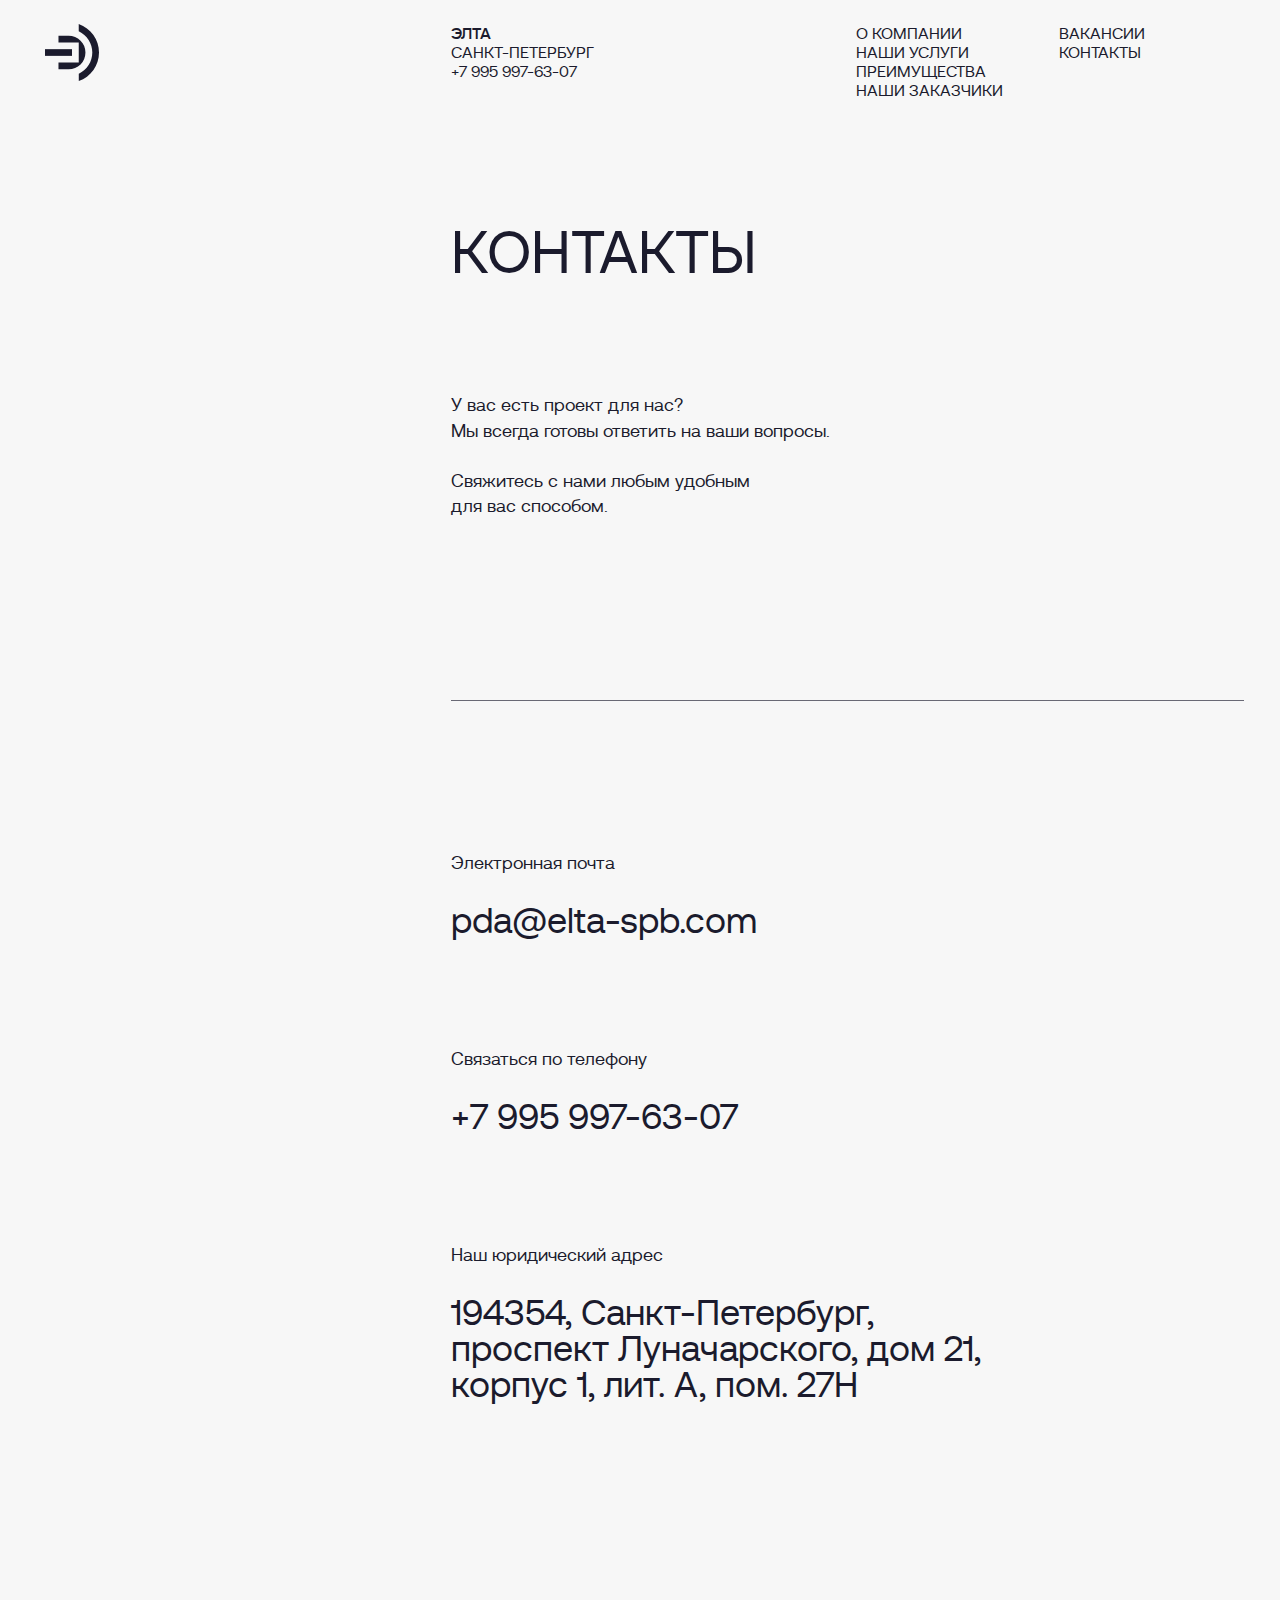
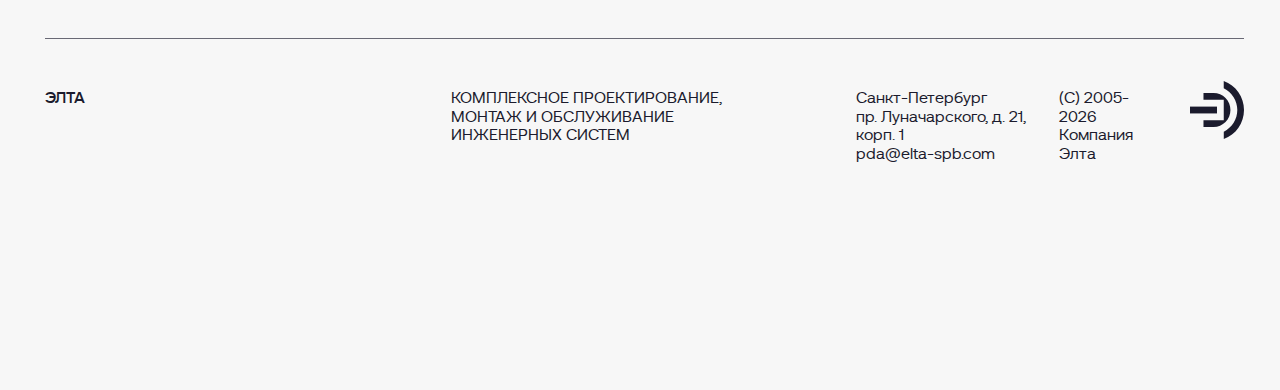
<file: contacts/index.html>
<!DOCTYPE HTML>
<html lang="ru">
	<head>
		<title>Контакты - ЭЛТА </title>
		<meta charset="utf-8" />
		<meta name="viewport" content="width=device-width, initial-scale=1, user-scalable=no" />
        <meta name = "description" content = "Компания ЭЛТА" />
		<link rel="stylesheet" href="../assets/css/main.css" />
		<noscript><link rel="stylesheet" href="../assets/css/noscript.css" /></noscript>
        <link rel="icon" type="image/x-icon" href="../imgs/support/favicon.ico">
        <link rel="apple-touch-icon" sizes="180x180" href="../imgs/support/apple-touch-icon.png">
        <link rel="icon" type="image/png" sizes="32x32" href="../imgs/support/favicon-32x32.png">
        <link rel="icon" type="image/png" sizes="16x16" href="../imgs/support/favicon-16x16.png">
        <link rel="manifest" href="../imgs/support/site.webmanifest">
        <style type="text/css">
		body {
			background-color: #F7F7F7;
            transition: background-color 1s ease;
        }
		#logotype {
			position: relative;
			float: left;
			width: 3rem;
		}
		#logosymbol {
			position: relative;
			float: right;
			width: 3rem;
		}
		#topmenu_logo {
			margin-top: 0.33rem;
		}
		#topmenu {
			margin-top: 0.4rem;
		}
		.color-grey {
            background-color: #E8E8EA;
        }
		.color-grey2 {
            background-color: #D1D1D5;
        }
		.color-grey3 {
            background-color: #B2B2B8;
        }
		@media screen and (max-width: 736px) {
		#logotype {
			width: 3.1rem;
		}
		#logosymbol {
			float: left;
			width: 3.1rem;
		}
		#topmenu_logo {
			margin-top: 0.35rem;
		}
		ul.spacemenu li {
			margin-bottom: 0.35rem;
		}

	    }
		</style>
	</head>
	<body class="is-preload">
    
    
    
			<div id="wrapper" class="divided">

				<!-- BANNER -->
					<section class="wrapper style1 align-left">
						<div class="inner panel">
                            
                           <div class="row">
										<div id="topmenu_logo" class="col-4 col-6-small" style="margin-bottom:0">
                                        
                                             <a href="../index.html"><span id="logotype"><img src="../imgs/elta_symbol_DB01.svg" onContextMenu="return false;" alt="ЭЛТА" /></span></a>
                                             <!-- <ul class="topmenu upup">
                                                <li><a href="index.html">Элта</a></li>
                                             </ul> -->
                                        
                                        </div>
                                        <div id="topmenu" class="col-4 col-6-small">
                                        
                                             <ul class="topmenu upup">
                                                <li class="medium_t"><a href="../index.html">Элта</a></span></li>
                                                <li>Санкт-Петербург</li>
                                                <li>+7 995 997-63-07</li>
                                             </ul>
                                             <hr>
                                             
                                        </div>
                                        <div id="topmenu" class="col-2 col-6-small">
                                        
                                             <ul class="topmenu spacemenu upup">
                                                <li><a href="#https://eltaspb.github.io/elta/vacancies/index.html#aboutus" class="smooth-scroll">О компании</a></li>
                                                <li><a href="https://eltaspb.github.io/elta/vacancies/index.html#service" class="smooth-scroll">Наши услуги</a></li>
                                                <li><a href="https://eltaspb.github.io/elta/vacancies/index.html#pluses" class="smooth-scroll">Преимущества</a></li>
                                                <li><a href="https://eltaspb.github.io/elta/vacancies/index.html#partners" class="smooth-scroll">Наши заказчики</a></li>
                                             </ul>
                                             
                                        </div>
                                        <div id="topmenu" class="col-2 col-6-small">
                                        
                                             <ul class="topmenu spacemenu upup">
                                                <li><a href="https://eltaspb.github.io/elta/vacancies/">Вакансии</a></li>
                                                <li><a href="https://eltaspb.github.io/elta/contacts/l">Контакты</a></li>
                                             </ul>
                                             <hr class="major">
                                             
                                        </div>
						    </div>
                            <div class="row">
                                        <div class="col-4 off-12-small">
                                        </div>
                                        <div class="col-7 col-12-small">
                                        
                                             <h1 class="upup">Контакты</h1>
                                             <hr>
                                             <p>У вас есть проект для нас?
                                             <br>
                                             Мы всегда готовы ответить на ваши вопросы.
                                             <br><br>
                                             Свяжитесь с нами любым удобным
                                             <br>
                                             для вас способом.</p>
                                             <hr class="major">
                                        
                                        </div>
                            </div>
                         </div> 
                    </section>
                    
                <!-- CONTACT -->
					<section class="wrapper style1 align-left">
						<div class="inner panel" data-color="grey3">
                            
                            <div class="row">
                                        <div class="col-4 off-12-small">
                                        </div>
                                        <div class="col-8 col-12-small">
                                        
                                             <hr class="lineer start">
                                        
                                        </div>
                            </div>
                            <div class="row">
                                        <div class="col-4 off-12-small">
                                        </div>
                                        <div class="col-8 col-12-small">
                                        
                                             <hr>
                                             <p>Электронная почта</p>
                                             <h2>pda@elta-spb.com</h2>
                                             <hr>
                                             <p>Связаться по телефону</p>
                                             <h2>+7 995 997-63-07</h2>
                                             <hr>
                                             <p >Наш юридический адрес</p>
                                             <h2>194354, Санкт-Петербург,<br>
                                                проспект Луначарского, дом 21,<br>
                                                корпус 1, лит. А, пом. 27Н</h2>
                                        
                                        </div>
                            </div>
                            
						    <hr class="ends">
                        </div>
                     </section>


				<!-- CONTACTS -->
                  <section class="wrapper style1 align-left">
                        <div class="inner panel" data-color="grey2">
                            
                            <div class="row">
                                        <div class="col-12 col-12-small">
                                        
                                             <hr class="lineer start">
                                        
                                        </div>
                            </div>
                            <div class="row" style="margin-bottom:5rem;">
										<div id="topmenu" class="col-4 col-12-small">
                                              
                                             <ul class="topmenu medium_t upup">
                                                <li>Элта</li>
                                             </ul>
                                             <hr>
                                              
                                        </div>
                                        <div id="topmenu" class="col-4 col-12-small">
                                        
                                             <ul class="topmenu upup">
                                                <li>Комплексное проектирование,<br>
                                                монтаж и обслуживание<br>
                                                инженерных систем</li>
                                             </ul>
                                             <hr>
                                        
                                        </div>
                                        <div id="topmenu" class="col-2 col-12-small">
                                        
                                             <ul class="topmenu">
                                                <li>Санкт-Петербург<br>
                                                пр. Луначарского, д. 21, корп. 1<br>
                                                pda@elta-spb.com</li>
                                             </ul>
                                             <hr>
                                        
                                        </div>
                                        <div id="topmenu" class="col-1 col-12-small">
                                        
                                             <ul class="topmenu">
                                                <li>(C) <span class="logotype"></span> 2005-<script>document.write(Date().split(' ')[3])</script>
                                                <br>
                                                Компания Элта<br><br></span></li>
                                             </ul>
                                             <hr>
                                        
                                        </div>
                                        <div class="col-1 col-12-small">
                                        
                                             <span id="logosymbol" class="image fit"><img src="../imgs/elta_symbol_DB01.svg" onContextMenu="return false;" alt="ЭЛТА" /></span>
                                             
                                        </div>
						    </div>
							
						</div>
					</section>

			</div>

		<!-- Scripts -->
			<script src="https://ajax.googleapis.com/ajax/libs/jquery/2.1.1/jquery.min.js"></script>
			<script src="../assets/js/jquery.min.js"></script>
			<script src="../assets/js/jquery.scrollex.min.js"></script>
			<script src="../assets/js/jquery.scrolly.min.js"></script>
			<script src="../assets/js/browser.min.js"></script>
			<script src="../assets/js/breakpoints.min.js"></script>
			<script src="../assets/js/util.js"></script>
			<script src="../assets/js/main.js"></script>
<script>
$(window).scroll(function() {
  
  // selectors
  var $window = $(window),
      $body = $('body'),
      $panel = $('.panel');
  
  // Change 33% earlier than scroll position so colour is there when you arrive.
  var scroll = $window.scrollTop() + ($window.height() / 3);
 
  $panel.each(function () {
    var $this = $(this);
    
    // if position is within range of this panel.
    // So position of (position of top of div <= scroll position) && (position of bottom of div > scroll position).
    // Remember we set the scroll to 33% earlier in scroll var.
    if ($this.position().top <= scroll && $this.position().top + $this.height() > scroll) {
          
      // Remove all classes on body with color-
      $body.removeClass(function (index, css) {
        return (css.match (/(^|\s)color-\S+/g) || []).join(' ');
      });
       
      // Add class of currently active div
      $body.addClass('color-' + $(this).data('color'));
    }
  });    
  
}).scroll();
</script>

	</body>
</html>
</file>
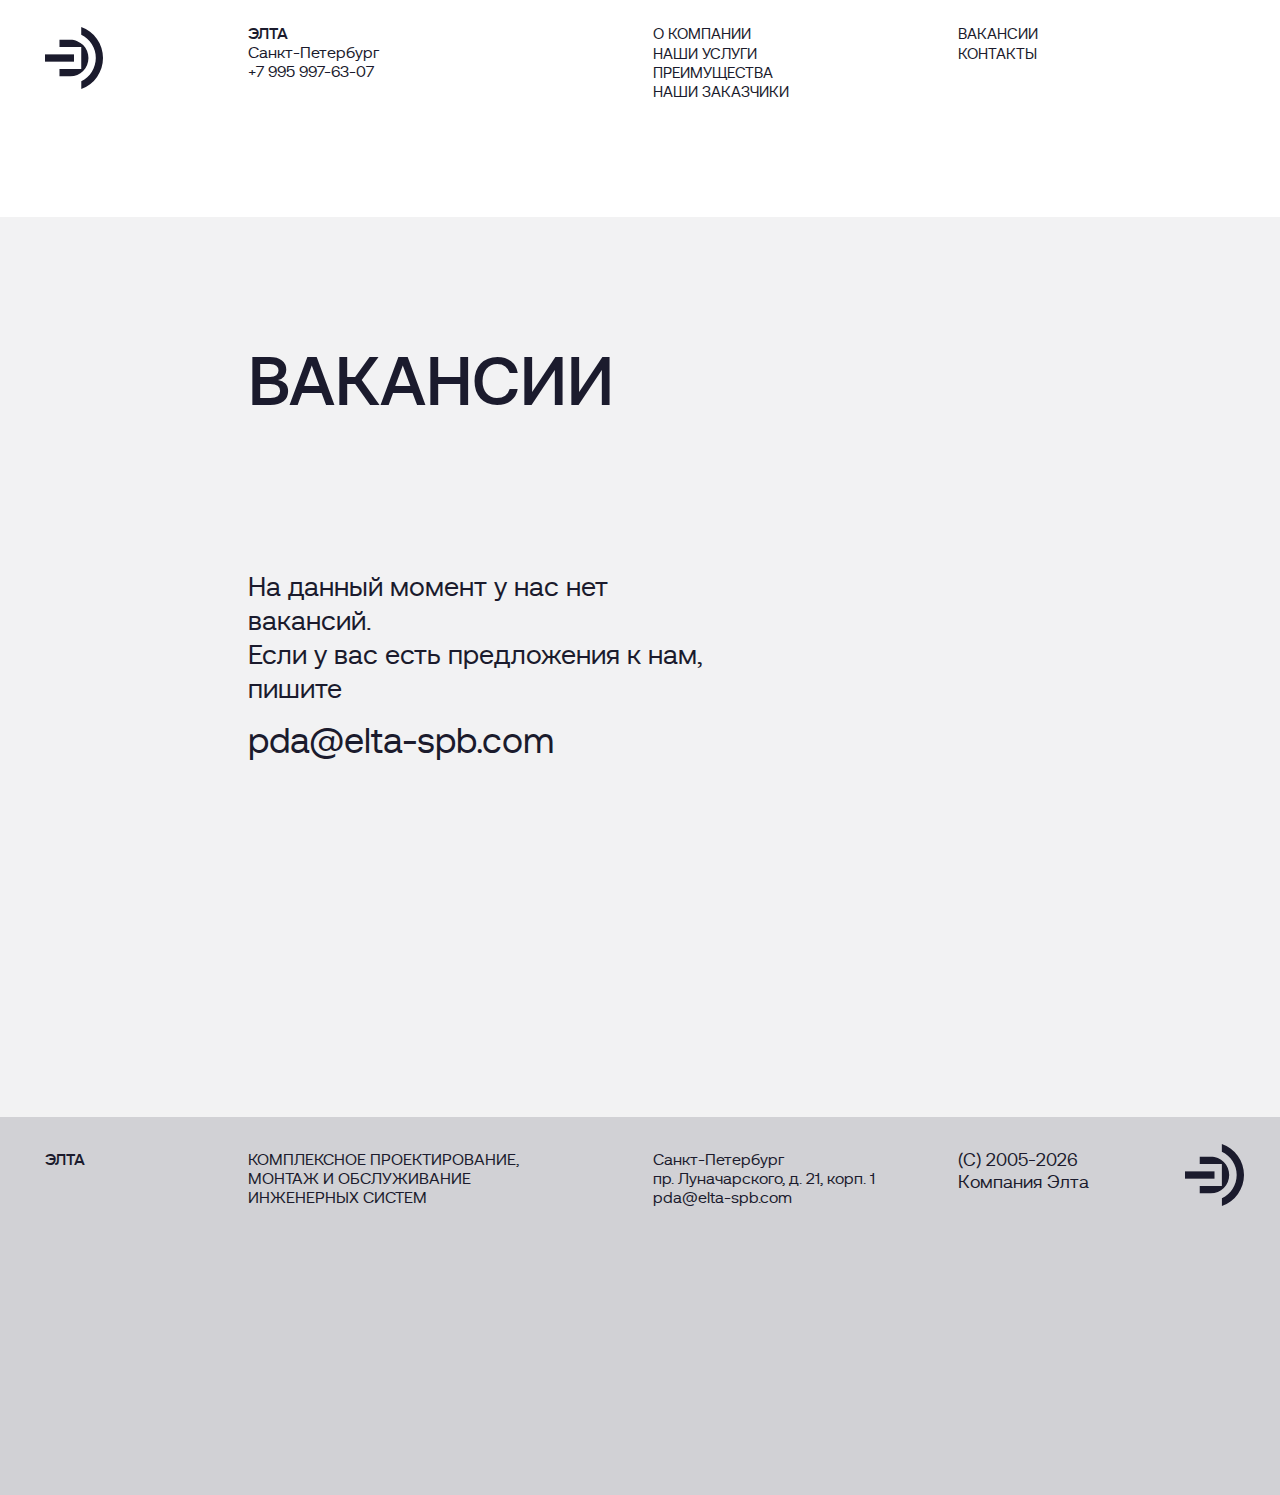
<file: vacancies.html>
<!DOCTYPE HTML>
<html lang="ru">
	<head>
		<title>Вакансии | ЭЛТА </title>
		<meta charset="utf-8" />
		<meta name="viewport" content="width=device-width, initial-scale=1, user-scalable=no" />
		<link rel="stylesheet" href="assets/css/main.css" />
		<noscript><link rel="stylesheet" href="assets/css/noscript.css" /></noscript>
        <link rel="icon" type="image/x-icon" href="imgs/support/favicon.ico">
        <link rel="apple-touch-icon" sizes="180x180" href="imgs/support/apple-touch-icon.png">
        <link rel="icon" type="image/png" sizes="32x32" href="imgs/support/favicon-32x32.png">
        <link rel="icon" type="image/png" sizes="16x16" href="imgs/support/favicon-16x16.png">
        <link rel="manifest" href="imgs/support/site.webmanifest">
        <style type="text/css">
		#logotype {
			position: relative;
			float: left;
			width: 3.25rem;
		}
		#logosymbol {
			position: relative;
			float: right;
			width: 3.25rem;
		}
		#topmenu_logo {
			margin-top: 0.5rem;
		}
		#topmenu {
			margin-top: 0.4rem;
		}
		#topmenu a {
			font-size: 0.85rem;
		}
		@media screen and (max-width: 736px) {
		#logotype {
			width: 3.5rem;
		}
		#logosymbol {
			float: left;
			width: 3.5rem;
		}
		#topmenu_logo {
			margin-top: 0.55rem;
		}

	    }
		</style>
	</head>
	<body class="is-preload">
    
    
    
			<div id="wrapper" class="divided">

				<!-- TOP -->
					<section class="wrapper style1 align-left">
						<div class="inner">
                            
                            <div class="row">
										<div id="topmenu_logo" class="col-2 col-6-small" style="margin-bottom:0">
                                        
                                             <a href="index.html"><span id="logotype"><img src="imgs/elta_symbol_DB01.svg" onContextMenu="return false;" alt="" /></span></a>
                                             <!-- <ul class="topmenu upup">
                                                <li><a href="index.html">Элта</a></li>
                                             </ul> -->
                                        
                                        </div>
                                        <div id="topmenu" class="col-4 col-6-small">
                                        
                                             <ul class="topmenu">
                                                <li><span class="medium_t upup">Элта</span></li>
                                                <li>Санкт-Петербург</li>
                                                <li>+7 995 997-63-07</li>
                                             </ul>
                                             <hr>
                                             
                                        </div>
                                        <div id="topmenu" class="col-3 col-6-small">
                                        
                                             <ul class="topmenu upup">
                                                <li><a href="index.html#about_us" class="smooth-scroll">О компании</a></li>
                                                <li><a href="index.html#service" class="smooth-scroll">Наши услуги</a></li>
                                                <li><a href="index.html#pluses" class="smooth-scroll">Преимущества</a></li>
                                                <li><a href="index.html#partners" class="smooth-scroll">Наши заказчики</a></li>
                                             </ul>
                                             
                                        </div>
                                        <div id="topmenu" class="col-3 col-6-small">
                                        
                                             <ul class="topmenu upup">
                                                <li><a href="vacancies.html">Вакансии</a></li>
                                                <li><a href="contacts.html">Контакты</a></li>
                                             </ul>
                                             <hr class="major">
                                             
                                        </div>
						    </div>
							
						</div>
					</section>
                    
                <!-- BANNER -->
					<section class="banner style5 color02 orient-left content-align-left image-position-center fullscreen onload-image-fade-in onload-content-fade-right">
						<div class="content">
                            
                            <div class="row">
                                        <div class="col-2 off-12-small">
                                        </div>
                                        <div class="col-10 col-12-small">
                                        
                                             <hr>
                                             <h1 class="major medium_t upup">Вакансии</h1>
                                        
                                        </div>
                            </div>
                            <div class="row">
                                        <div class="col-2 col-12-small">
                                        </div>
                                        <div class="col-5 col-12-small">
                                        
                                             <hr>
                                             <h3>На данный момент у нас нет вакансий.
                                             <br>
                                             Если у вас есть предложения к нам,
                                             <br>
                                             пишите
                                             <br>
                                             </h3>
                                             <h2>pda@elta-spb.com</h2>
                                            
                                             <hr>
                                        
                                        </div>
							
						   </div>
                           </div>
					</section>


				<!-- BOTTOM -->
					<section class="wrapper style1 color09 align-left" style="padding-bottom:4rem; padding-top:0.5rem;">
						<div class="inner">
                            
                            <div class="row" style="margin-bottom:5rem;">
										<div id="topmenu" class="col-2 col-12-small">
                                              
                                             <ul class="topmenu medium_t upup">
                                                <li>Элта</li>
                                             </ul>
                                             <hr>
                                              
                                        </div>
                                        <div id="topmenu" class="col-4 col-12-small">
                                        
                                             <ul class="topmenu upup">
                                                <li>Комплексное проектирование,<br>
                                                монтаж и обслуживание<br>
                                                инженерных систем</li>
                                             </ul>
                                             <hr>
                                        
                                        </div>
                                        <div id="topmenu" class="col-3 col-12-small">
                                        
                                             <ul class="topmenu">
                                                <li>Санкт-Петербург<br>
                                                пр. Луначарского, д. 21, корп. 1<br>
                                                pda@elta-spb.com</li>
                                             </ul>
                                             <hr>
                                        
                                        </div>
                                        <div id="topmenu" class="col-2 col-12-small">
                                        
                                             <ul>
                                                <li>(C) <span class="logotype"></span> 2005-<script>document.write(Date().split(' ')[3])</script> Компания Элта<br><br></span></li>
                                             </ul>
                                             <hr>
                                        
                                        </div>
                                        <div class="col-1 col-12-small">
                                        
                                             <span id="logosymbol" class="image fit"><img src="imgs/elta_symbol_DB01.svg" onContextMenu="return false;" alt="" /></span>
                                             
                                        </div>
						    </div>
							
						</div>
					</section>

			</div>

		<!-- Scripts -->
			<script src="https://ajax.googleapis.com/ajax/libs/jquery/2.1.1/jquery.min.js"></script>
			<script src="assets/js/jquery.min.js"></script>
			<script src="assets/js/jquery.scrollex.min.js"></script>
			<script src="assets/js/jquery.scrolly.min.js"></script>
			<script src="assets/js/browser.min.js"></script>
			<script src="assets/js/breakpoints.min.js"></script>
			<script src="assets/js/util.js"></script>
			<script src="assets/js/main.js"></script>

	</body>
</html>
</file>
<file: assets/css/main.css>
@font-face {
           font-family: ELTA Sans Light;
           src: url(../webfonts/ELTASans-Light.woff) format('woff');
		   src: url(../webfonts/ELTASans-Light.woff2) format('woff2');
		   src: url(../webfonts/ELTASans-Light.ttf) format('truetype');
           font-display: swap;
           font-style: normal;
        }
		
@font-face {
           font-family: ELTA Sans Regular;
           src: url(../webfonts/ELTASans-Regular.woff) format('woff');
		   src: url(../webfonts/ELTASans-Regular.woff2) format('woff2');
		   src: url(../webfonts/ELTASans-Regular.ttf) format('truetype');
           font-display: swap;
           font-style: normal;
        }
		
@font-face {
           font-family: ELTA Sans Medium;
           src: url(../webfonts/ELTASans-Medium.woff) format('woff');
		   src: url(../webfonts/ELTASans-Medium.woff2) format('woff2');
		   src: url(../webfonts/ELTASans-Medium.ttf) format('truetype');
           font-display: swap;
           font-style: normal;
        }



html, body, div, span, applet, object,
iframe, h1, h2, h3, h4, h5, h6, p, blockquote,
pre, a, abbr, acronym, address, big, cite,
code, del, dfn, em, img, ins, kbd, q, s, samp,
small, strike, strong, sub, sup, tt, var, b,
u, i, center, dl, dt, dd, ol, ul, li, fieldset,
form, label, legend, table, caption, tbody,
tfoot, thead, tr, th, td, article, aside,
canvas, details, embed, figure, figcaption,
footer, header, hgroup, menu, nav, output, ruby,
section, summary, time, mark, audio, video {
	margin: 0;
	padding: 0;
	border: 0;
	font-size: 100%;
	font: inherit;
	vertical-align: baseline;}

article, aside, details, figcaption, figure,
footer, header, hgroup, menu, nav, section {
	display: block;}

body {
	line-height: 1;
}

blockquote, q {
	quotes: none;
}

	blockquote:before, blockquote:after, q:before, q:after {
		content: '';
		content: none;
	}

table {
	border-collapse: collapse;
	border-spacing: 0;
}

body {
	-webkit-text-size-adjust: none;
}

mark {
	background-color: transparent;
	color: inherit;
}

input::-moz-focus-inner {
	border: 0;
	padding: 0;
}

input, select, textarea {
	-moz-appearance: none;
	-webkit-appearance: none;
	-ms-appearance: none;
	appearance: none;
}

/* Basic */

	@-ms-viewport {
		width: device-width;
	}

	body {
		-ms-overflow-style: scrollbar;
	}

	@media screen and (max-width: 480px) {

		html, body {
			min-width: 320px;
		}

	}

	html {
		box-sizing: border-box;
	}

	*, *:before, *:after {
		box-sizing: inherit;
	}

	body {
		background: #ffffff;
	}

		body.is-preload *, body.is-preload *:before, body.is-preload *:after {
			-moz-animation: none !important;
			-webkit-animation: none !important;
			-ms-animation: none !important;
			animation: none !important;
			-moz-transition: none !important;
			-webkit-transition: none !important;
			-ms-transition: none !important;
			transition: none !important;
		}

/* Type */

	html {
		font-size: 18px;
	}

		@media screen and (max-width: 1680px) {

			html {
				font-size: 18px;
			}

		}

		@media screen and (max-width: 1280px) {

			html {
				font-size: 18px;
			}

		}

		@media screen and (max-width: 980px) {

			html {
				font-size: 18px;
			}

		}

		@media screen and (max-width: 820px) {

			html {
				font-size: 18px;
			}

		}
		
		@media screen and (max-width: 736px) {

			html {
				font-size: 16px;
			}

		}

		@media screen and (max-width: 360px) {

			html {
				font-size: 16px;
			}

		}

	body {
		background-color: #ffffff;
		color: #1B1B2D;
	}

	body, input, select, textarea {
		color: #1B1B2D;
		font-family: 'ELTA Sans Regular', Helvetica, sans-serif;
		font-weight: normal;
		-webkit-font-smoothing: antialiased;
        -moz-osx-font-smoothing: grayscale;
		letter-spacing: 0;
		line-height: 1.2;
	}

	a {
		-moz-transition: color 0.2s ease-in-out;
		-webkit-transition: color 0.2s ease-in-out;
		-ms-transition: color 0.2s ease-in-out;
		transition: color 0.2s ease-in-out;
		text-decoration: none;
		color: inherit;
	}

		a:hover {
			text-decoration: none;
		}

	strong, b {
		 font-family: 'ELTA Sans Medium', Helvetica, sans-serif;
		 font-weight: normal;
	}

	em, i {
		font-style: italic;
	}

	p {
		margin: 0 0 1.5rem 0;
		line-height: 1.4;
	}
		
		p.major {
			font-size: 1.25rem;
			line-height: 1.3;
		}

	h1, h2, h3, h4, h5, h6 {
		font-weight: normal;
		line-height: 1.3;
		letter-spacing: 0;
		margin: 0 0 1rem 0;
	}

		h1 a, h2 a, h3 a, h4 a, h5 a, h6 a {
			color: inherit;
			text-decoration: none;
		}
		
		.upup {
			text-transform: uppercase;
			letter-spacing: 0;
		}
		
		.light_t {
			font-family: 'ELTA Sans Light', Helvetica, sans-serif;
		    font-weight: normal;
		}
		
		.medium_t {
			font-family: 'ELTA Sans Medium', Helvetica, sans-serif;
		    font-weight: normal;
		}

	h1 {
		font-size: 3.25rem;
		line-height: 1.05;
	}
	
	h1.major {
		font-size: 4.75rem;
		line-height: 1.25;
	    }

	h2 {
		font-size: 2.25rem;
		line-height: 1;
	}
	
	h2.special {
		font-size: 2.1875rem;
		line-height: 1;
	}

	h3 {
		font-size: 1.5rem;
		line-height: 1.25;
	}
	
	h3.special {
		font-size: 1.6rem;
		line-height: 1;
	}

	h4 {
		font-size: 1.125rem;
	}

	h5 {
		font-size: 0.875rem;
	}

	h6 {
		font-size: 0.75rem;
	}
	
	sub {
		font-size: 0.8rem;
		position: relative;
		top: 0.5rem;
	}

	sup {
		font-size: 0.8rem;
		position: relative;
		top: -0.5rem;
	}

	blockquote {
		border-left: solid 4px;
		font-style: italic;
		margin: 0 0 2rem 0;
		padding: 0.5rem 0 0.5rem 2rem;
	}

	code {
		border-radius: 4px;
		font-family: "Courier New", monospace;
		font-size: 0.9em;
		margin: 0 0.25rem;
		padding: 0.25rem 0.325rem;
	}

	pre {
		-webkit-overflow-scrolling: touch;
		font-family: "Courier New", monospace;
		font-size: 0.9em;
		margin: 0 0 2rem 0;
	}

		pre code {
			display: block;
			line-height: 1.5;
			padding: 0.75rem 1rem;
			overflow-x: auto;
		}

	hr {
		border: 0;
		border-bottom: none;
		margin: 3rem 0;
	}

		hr.major {
			border: 0;
		    border-bottom: none;
			margin: 4rem 0;
		}
		
		hr.ends {
			border: 0;
		    border-bottom: none;
			margin: 5rem 0;
		}
		
		hr.lineer {
			border-bottom: 1px solid #696975;
			margin: 0.5rem 0 1.35rem 0;
		}
		
		hr.lineer2 {
			border-bottom: 1px solid #696975;
		}

	.align-left {
		text-align: left;
	}

	.align-center {
		text-align: center;
	}

	.align-right {
		text-align: right;
	}
	
	.color07_t {
		color: #868690;
	}

	@media screen and (max-width: 1280px) {

		h1 {
			font-size: 3.25rem;
		}
	
	    h1.major {
		    font-size: 3.75rem;
	    }

		h2 {
			font-size: 2rem;
		}
		
		h2.special {
			font-size: 1.875rem;
		}

		h3 {
			font-size: 1.5rem;
		}
	
	    h3.special {
		    font-size: 1.35rem;
		    line-height: 1;
	    }
		
		hr {
			margin: 3rem 0;
		}
		
		hr.major {
			margin: 4rem 0;
		}

	}
	
	@media screen and (max-width: 980px) {

		p {
			padding: 0;
		}
		
		h1 {
			font-size: 2rem;
		}
	
	    h1.major {
		    font-size: 2.375rem;
	    }

		h2 {
			font-size: 1.75rem;
		}
		
		h2.special {
			font-size: 1.5rem;
		}

		h3 {
			font-size: 1.35rem;
		}
		
		hr {
			margin: 2rem 0;
		}
		
		hr.major {
			margin: 3rem 0;
		}

	}
	
	@media screen and (max-width: 736px) {

		p {
			line-height: 1.4;
		}

		h1 {
			font-size: 2.2rem;
			line-height: 1;
		}

		h2 {
			font-size: 1.75rem;
		}
		
		h2.special {
		   font-size: 1.5rem;
		   line-height: 1.1;
	    }

		h3 {
			font-size: 1.5rem;
		}
		
		hr {
			margin: 1.5rem 0;
		}
		
		hr.major {
			margin: 3rem 0;
		}
		
		hr.ends {
			margin: 3rem 0;
		}

	}

	input, select, textarea {
		color: rgba(27, 27, 45, 1);
	}

	a {
		color: inherit;
	}

		a:hover {
			opacity: 0.6;
			border-bottom: none;
		}

	blockquote {
		border-left-color: rgba(0, 0, 0, 0.2);
	}

	code {
		background: rgba(0, 0, 0, 0.05);
		border-color: rgba(0, 0, 0, 0.2);
	}
	
/* Row */

	.row {
		display: flex;
		flex-wrap: wrap;
		box-sizing: border-box;
		align-items: stretch;
	}

		.row > * {
			box-sizing: border-box;
		}

		.row.gtr-uniform > * > :last-child {
			margin-bottom: 0;
		}

		.row.aln-left {
			justify-content: flex-start;
		}

		.row.aln-center {
			justify-content: center;
		}

		.row.aln-right {
			justify-content: flex-end;
		}

		.row.aln-top {
			align-items: flex-start;
		}

		.row.aln-middle {
			align-items: center;
		}

		.row.aln-bottom {
			align-items: flex-end;
		}

		.row > .imp {
			order: -1;
		}

		.row > .col-1 {
			width: 8.33333%;
		}

		.row > .off-1 {
			margin-left: 8.33333%;
		}

		.row > .col-2 {
			width: 16.66667%;
		}

		.row > .off-2 {
			margin-left: 16.66667%;
		}

		.row > .col-3 {
			width: 25%;
		}

		.row > .off-3 {
			margin-left: 25%;
		}

		.row > .col-4 {
			width: 33.33333%;
		}

		.row > .off-4 {
			margin-left: 33.33333%;
		}

		.row > .col-5 {
			width: 41.66667%;
		}

		.row > .off-5 {
			margin-left: 41.66667%;
		}

		.row > .col-6 {
			width: 50%;
		}

		.row > .off-6 {
			margin-left: 50%;
		}

		.row > .col-7 {
			width: 58.33333%;
		}

		.row > .off-7 {
			margin-left: 58.33333%;
		}

		.row > .col-8 {
			width: 66.66667%;
		}

		.row > .off-8 {
			margin-left: 66.66667%;
		}

		.row > .col-9 {
			width: 75%;
		}

		.row > .off-9 {
			margin-left: 75%;
		}

		.row > .col-10 {
			width: 83.33333%;
		}

		.row > .off-10 {
			margin-left: 83.33333%;
		}

		.row > .col-11 {
			width: 91.66667%;
		}

		.row > .off-11 {
			margin-left: 91.66667%;
		}

		.row > .col-12 {
			width: 100%;
		}

		.row > .off-12 {
			margin-left: 100%;
		}

		.row.gtr-0 {
			margin-top: 0;
			margin-left: 0rem;
		}

			.row.gtr-0 > * {
				padding: 0 0 0 0rem;
			}

			.row.gtr-0.gtr-uniform {
				margin-top: 0rem;
			}

				.row.gtr-0.gtr-uniform > * {
					padding-top: 0rem;
				}

		.row.gtr-25 {
			margin-top: 0;
			margin-left: -0.5rem;
		}

			.row.gtr-25 > * {
				padding: 0 0 0 0.5rem;
			}

			.row.gtr-25.gtr-uniform {
				margin-top: -0.5rem;
			}

				.row.gtr-25.gtr-uniform > * {
					padding-top: 0.5rem;
				}

		.row.gtr-50 {
			margin-top: 0;
			margin-left: -1rem;
		}

			.row.gtr-50 > * {
				padding: 0 0 0 1rem;
			}

			.row.gtr-50.gtr-uniform {
				margin-top: -1rem;
			}

				.row.gtr-50.gtr-uniform > * {
					padding-top: 1rem;
				}

		.row {
			margin-top: 0;
			margin-left: -0.5rem;
		}

			.row > * {
				padding: 1rem 0 0 1rem;
			}

			.row.gtr-uniform {
				margin-top: -0.5rem;
			}

				.row.gtr-uniform > * {
					padding-top: 0.5rem;
				}

		.row.gtr-150 {
			margin-top: 0;
			margin-left: -3rem;
		}

			.row.gtr-150 > * {
				padding: 0 0 0 3rem;
			}

			.row.gtr-150.gtr-uniform {
				margin-top: -3rem;
			}

				.row.gtr-150.gtr-uniform > * {
					padding-top: 3rem;
				}

		.row.gtr-200 {
			margin-top: 0;
			margin-left: -4rem;
		}

			.row.gtr-200 > * {
				padding: 0 0 0 4rem;
			}

			.row.gtr-200.gtr-uniform {
				margin-top: -4rem;
			}

				.row.gtr-200.gtr-uniform > * {
					padding-top: 4rem;
				}

		@media screen and (max-width: 1680px) {

			.row {
				display: flex;
				flex-wrap: wrap;
				box-sizing: border-box;
				align-items: stretch;
			}

				.row > * {
					box-sizing: border-box;
				}

				.row.gtr-uniform > * > :last-child {
					margin-bottom: 0;
				}

				.row.aln-left {
					justify-content: flex-start;
				}

				.row.aln-center {
					justify-content: center;
				}

				.row.aln-right {
					justify-content: flex-end;
				}

				.row.aln-top {
					align-items: flex-start;
				}

				.row.aln-middle {
					align-items: center;
				}

				.row.aln-bottom {
					align-items: flex-end;
				}

				.row > .imp-xlarge {
					order: -1;
				}

				.row > .col-1-xlarge {
					width: 8.33333%;
				}

				.row > .off-1-xlarge {
					margin-left: 8.33333%;
				}

				.row > .col-2-xlarge {
					width: 16.66667%;
				}

				.row > .off-2-xlarge {
					margin-left: 16.66667%;
				}

				.row > .col-3-xlarge {
					width: 25%;
				}

				.row > .off-3-xlarge {
					margin-left: 25%;
				}

				.row > .col-4-xlarge {
					width: 33.33333%;
				}

				.row > .off-4-xlarge {
					margin-left: 33.33333%;
				}

				.row > .col-5-xlarge {
					width: 41.66667%;
				}

				.row > .off-5-xlarge {
					margin-left: 41.66667%;
				}

				.row > .col-6-xlarge {
					width: 50%;
				}

				.row > .off-6-xlarge {
					margin-left: 50%;
				}

				.row > .col-7-xlarge {
					width: 58.33333%;
				}

				.row > .off-7-xlarge {
					margin-left: 58.33333%;
				}

				.row > .col-8-xlarge {
					width: 66.66667%;
				}

				.row > .off-8-xlarge {
					margin-left: 66.66667%;
				}

				.row > .col-9-xlarge {
					width: 75%;
				}

				.row > .off-9-xlarge {
					margin-left: 75%;
				}

				.row > .col-10-xlarge {
					width: 83.33333%;
				}

				.row > .off-10-xlarge {
					margin-left: 83.33333%;
				}

				.row > .col-11-xlarge {
					width: 91.66667%;
				}

				.row > .off-11-xlarge {
					margin-left: 91.66667%;
				}

				.row > .col-12-xlarge {
					width: 100%;
				}

				.row > .off-12-xlarge {
					margin-left: 100%;
				}

				.row.gtr-0 {
					margin-top: 0;
					margin-left: 0rem;
				}

					.row.gtr-0 > * {
						padding: 0 0 0 0rem;
					}

					.row.gtr-0.gtr-uniform {
						margin-top: 0rem;
					}

						.row.gtr-0.gtr-uniform > * {
							padding-top: 0rem;
						}

				.row.gtr-25 {
					margin-top: 0;
					margin-left: -0.5rem;
				}

					.row.gtr-25 > * {
						padding: 0 0 0 0.5rem;
					}

					.row.gtr-25.gtr-uniform {
						margin-top: -0.5rem;
					}

						.row.gtr-25.gtr-uniform > * {
							padding-top: 0.5rem;
						}

				.row.gtr-50 {
					margin-top: 0;
					margin-left: -1rem;
				}

					.row.gtr-50 > * {
						padding: 0 0 0 1rem;
					}

					.row.gtr-50.gtr-uniform {
						margin-top: -1rem;
					}

						.row.gtr-50.gtr-uniform > * {
							padding-top: 1rem;
						}

				.row {
					margin-top: 0;
					margin-left: -0.5rem;
				}

					.row > * {
						padding: 1rem 0 0 1rem;
					}

					.row.gtr-uniform {
						margin-top: -0.5rem;
					}

						.row.gtr-uniform > * {
							padding-top: 0.5rem;
						}

				.row.gtr-150 {
					margin-top: 0;
					margin-left: -3rem;
				}

					.row.gtr-150 > * {
						padding: 0 0 0 3rem;
					}

					.row.gtr-150.gtr-uniform {
						margin-top: -3rem;
					}

						.row.gtr-150.gtr-uniform > * {
							padding-top: 3rem;
						}

				.row.gtr-200 {
					margin-top: 0;
					margin-left: -4rem;
				}

					.row.gtr-200 > * {
						padding: 0 0 0 4rem;
					}

					.row.gtr-200.gtr-uniform {
						margin-top: -4rem;
					}

						.row.gtr-200.gtr-uniform > * {
							padding-top: 4rem;
						}

		}

		@media screen and (max-width: 1280px) {

			.row {
				display: flex;
				flex-wrap: wrap;
				box-sizing: border-box;
				align-items: stretch;
			}

				.row > * {
					box-sizing: border-box;
				}

				.row.gtr-uniform > * > :last-child {
					margin-bottom: 0;
				}

				.row.aln-left {
					justify-content: flex-start;
				}

				.row.aln-center {
					justify-content: center;
				}

				.row.aln-right {
					justify-content: flex-end;
				}

				.row.aln-top {
					align-items: flex-start;
				}

				.row.aln-middle {
					align-items: center;
				}

				.row.aln-bottom {
					align-items: flex-end;
				}

				.row > .imp-large {
					order: -1;
				}

				.row > .col-1-large {
					width: 8.33333%;
				}

				.row > .off-1-large {
					margin-left: 8.33333%;
				}

				.row > .col-2-large {
					width: 16.66667%;
				}

				.row > .off-2-large {
					margin-left: 16.66667%;
				}

				.row > .col-3-large {
					width: 25%;
				}

				.row > .off-3-large {
					margin-left: 25%;
				}

				.row > .col-4-large {
					width: 33.33333%;
				}

				.row > .off-4-large {
					margin-left: 33.33333%;
				}

				.row > .col-5-large {
					width: 41.66667%;
				}

				.row > .off-5-large {
					margin-left: 41.66667%;
				}

				.row > .col-6-large {
					width: 50%;
				}

				.row > .off-6-large {
					margin-left: 50%;
				}

				.row > .col-7-large {
					width: 58.33333%;
				}

				.row > .off-7-large {
					margin-left: 58.33333%;
				}

				.row > .col-8-large {
					width: 66.66667%;
				}

				.row > .off-8-large {
					margin-left: 66.66667%;
				}

				.row > .col-9-large {
					width: 75%;
				}

				.row > .off-9-large {
					margin-left: 75%;
				}

				.row > .col-10-large {
					width: 83.33333%;
				}

				.row > .off-10-large {
					margin-left: 83.33333%;
				}

				.row > .col-11-large {
					width: 91.66667%;
				}

				.row > .off-11-large {
					margin-left: 91.66667%;
				}

				.row > .col-12-large {
					width: 100%;
				}

				.row > .off-12-large {
					margin-left: 100%;
				}

				.row.gtr-0 {
					margin-top: 0;
					margin-left: 0rem;
				}

					.row.gtr-0 > * {
						padding: 0 0 0 0rem;
					}

					.row.gtr-0.gtr-uniform {
						margin-top: 0rem;
					}

						.row.gtr-0.gtr-uniform > * {
							padding-top: 0rem;
						}

				.row.gtr-25 {
					margin-top: 0;
					margin-left: -0.5rem;
				}

					.row.gtr-25 > * {
						padding: 0 0 0 0.5rem;
					}

					.row.gtr-25.gtr-uniform {
						margin-top: -0.5rem;
					}

						.row.gtr-25.gtr-uniform > * {
							padding-top: 0.5rem;
						}

				.row.gtr-50 {
					margin-top: 0;
					margin-left: -1rem;
				}

					.row.gtr-50 > * {
						padding: 0 0 0 1rem;
					}

					.row.gtr-50.gtr-uniform {
						margin-top: -1rem;
					}

						.row.gtr-50.gtr-uniform > * {
							padding-top: 1rem;
						}

				.row {
					margin-top: 0;
					margin-left: -0.5rem;
				}

					.row > * {
						padding: 1rem 0 0 1rem;
					}

					.row.gtr-uniform {
						margin-top: -0.5rem;
					}

						.row.gtr-uniform > * {
							padding-top: 0.5rem;
						}

				.row.gtr-150 {
					margin-top: 0;
					margin-left: -3rem;
				}

					.row.gtr-150 > * {
						padding: 0 0 0 3rem;
					}

					.row.gtr-150.gtr-uniform {
						margin-top: -3rem;
					}

						.row.gtr-150.gtr-uniform > * {
							padding-top: 3rem;
						}

				.row.gtr-200 {
					margin-top: 0;
					margin-left: -4rem;
				}

					.row.gtr-200 > * {
						padding: 0 0 0 4rem;
					}

					.row.gtr-200.gtr-uniform {
						margin-top: -4rem;
					}

						.row.gtr-200.gtr-uniform > * {
							padding-top: 4rem;
						}

		}
		
		@media screen and (max-width: 980px) {

			.row {
				display: flex;
				flex-wrap: wrap;
				box-sizing: border-box;
				align-items: stretch;
			}

				.row > * {
					box-sizing: border-box;
				}

				.row.gtr-uniform > * > :last-child {
					margin-bottom: 0;
				}

				.row.aln-left {
					justify-content: flex-start;
				}

				.row.aln-center {
					justify-content: center;
				}

				.row.aln-right {
					justify-content: flex-end;
				}

				.row.aln-top {
					align-items: flex-start;
				}

				.row.aln-middle {
					align-items: center;
				}

				.row.aln-bottom {
					align-items: flex-end;
				}

				.row > .imp-large {
					order: -1;
				}

				.row > .col-1-large {
					width: 8.33333%;
				}

				.row > .off-1-large {
					margin-left: 8.33333%;
				}

				.row > .col-2-large {
					width: 16.66667%;
				}

				.row > .off-2-large {
					margin-left: 16.66667%;
				}

				.row > .col-3-large {
					width: 25%;
				}

				.row > .off-3-large {
					margin-left: 25%;
				}

				.row > .col-4-large {
					width: 33.33333%;
				}

				.row > .off-4-large {
					margin-left: 33.33333%;
				}

				.row > .col-5-large {
					width: 41.66667%;
				}

				.row > .off-5-large {
					margin-left: 41.66667%;
				}

				.row > .col-6-large {
					width: 50%;
				}

				.row > .off-6-large {
					margin-left: 50%;
				}

				.row > .col-7-large {
					width: 58.33333%;
				}

				.row > .off-7-large {
					margin-left: 58.33333%;
				}

				.row > .col-8-large {
					width: 66.66667%;
				}

				.row > .off-8-large {
					margin-left: 66.66667%;
				}

				.row > .col-9-large {
					width: 75%;
				}

				.row > .off-9-large {
					margin-left: 75%;
				}

				.row > .col-10-large {
					width: 83.33333%;
				}

				.row > .off-10-large {
					margin-left: 83.33333%;
				}

				.row > .col-11-large {
					width: 91.66667%;
				}

				.row > .off-11-large {
					margin-left: 91.66667%;
				}

				.row > .col-12-large {
					width: 100%;
				}

				.row > .off-12-large {
					margin-left: 100%;
				}

				.row.gtr-0 {
					margin-top: 0;
					margin-left: 0rem;
				}

					.row.gtr-0 > * {
						padding: 0 0 0 0rem;
					}

					.row.gtr-0.gtr-uniform {
						margin-top: 0rem;
					}

						.row.gtr-0.gtr-uniform > * {
							padding-top: 0rem;
						}

				.row.gtr-25 {
					margin-top: 0;
					margin-left: -0.5rem;
				}

					.row.gtr-25 > * {
						padding: 0 0 0 0.5rem;
					}

					.row.gtr-25.gtr-uniform {
						margin-top: -0.5rem;
					}

						.row.gtr-25.gtr-uniform > * {
							padding-top: 0.5rem;
						}

				.row.gtr-50 {
					margin-top: 0;
					margin-left: -1rem;
				}

					.row.gtr-50 > * {
						padding: 0 0 0 1rem;
					}

					.row.gtr-50.gtr-uniform {
						margin-top: -1rem;
					}

						.row.gtr-50.gtr-uniform > * {
							padding-top: 1rem;
						}

				.row {
					margin-top: 0;
					margin-left: -0.5rem;
				}

					.row > * {
						padding: 0.5rem 0 0 0.5rem;
					}

					.row.gtr-uniform {
						margin-top: -0.5rem;
					}

						.row.gtr-uniform > * {
							padding-top: 0.5rem;
						}

				.row.gtr-150 {
					margin-top: 0;
					margin-left: -3rem;
				}

					.row.gtr-150 > * {
						padding: 0 0 0 3rem;
					}

					.row.gtr-150.gtr-uniform {
						margin-top: -3rem;
					}

						.row.gtr-150.gtr-uniform > * {
							padding-top: 3rem;
						}

				.row.gtr-200 {
					margin-top: 0;
					margin-left: -4rem;
				}

					.row.gtr-200 > * {
						padding: 0 0 0 4rem;
					}

					.row.gtr-200.gtr-uniform {
						margin-top: -4rem;
					}

						.row.gtr-200.gtr-uniform > * {
							padding-top: 4rem;
						}

		}

		@media screen and (max-width: 820px) {

			.row {
				display: flex;
				flex-wrap: wrap;
				box-sizing: border-box;
				align-items: stretch;
			}

				.row > * {
					box-sizing: border-box;
				}

				.row.gtr-uniform > * > :last-child {
					margin-bottom: 0;
				}

				.row.aln-left {
					justify-content: flex-start;
				}

				.row.aln-center {
					justify-content: center;
				}

				.row.aln-right {
					justify-content: flex-end;
				}

				.row.aln-top {
					align-items: flex-start;
				}

				.row.aln-middle {
					align-items: center;
				}

				.row.aln-bottom {
					align-items: flex-end;
				}

				.row > .imp-small {
					order: -1;
				}

				.row > .col-1-small {
					width: 8.33333%;
				}

				.row > .off-1-small {
					margin-left: 8.33333%;
				}

				.row > .col-2-small {
					width: 16.66667%;
				}

				.row > .off-2-small {
					margin-left: 16.66667%;
				}

				.row > .col-3-small {
					width: 25%;
				}

				.row > .off-3-small {
					margin-left: 25%;
				}

				.row > .col-4-small {
					width: 33.33333%;
				}

				.row > .off-4-small {
					margin-left: 33.33333%;
				}

				.row > .col-5-small {
					width: 41.66667%;
				}

				.row > .off-5-small {
					margin-left: 41.66667%;
				}

				.row > .col-6-small {
					width: 50%;
				}

				.row > .off-6-small {
					margin-left: 50%;
				}

				.row > .col-7-small {
					width: 58.33333%;
				}

				.row > .off-7-small {
					margin-left: 58.33333%;
				}

				.row > .col-8-small {
					width: 66.66667%;
				}

				.row > .off-8-small {
					margin-left: 66.66667%;
				}

				.row > .col-9-small {
					width: 75%;
				}

				.row > .off-9-small {
					margin-left: 75%;
				}

				.row > .col-10-small {
					width: 83.33333%;
				}

				.row > .off-10-small {
					margin-left: 83.33333%;
				}

				.row > .col-11-small {
					width: 91.66667%;
				}

				.row > .off-11-small {
					margin-left: 91.66667%;
				}

				.row > .col-12-small {
					width: 100%;
				}

				.row > .off-12-small {
					display: none;
				}

				.row.gtr-0 {
					margin-top: 0;
					margin-left: 0rem;
				}

					.row.gtr-0 > * {
						padding: 0 0 0 0rem;
					}

					.row.gtr-0.gtr-uniform {
						margin-top: 0rem;
					}

						.row.gtr-0.gtr-uniform > * {
							padding-top: 0rem;
						}

				.row.gtr-25 {
					margin-top: 0;
					margin-left: -0.5rem;
				}

					.row.gtr-25 > * {
						padding: 0 0 0 0.5rem;
					}

					.row.gtr-25.gtr-uniform {
						margin-top: -0.5rem;
					}

						.row.gtr-25.gtr-uniform > * {
							padding-top: 0.5rem;
						}

				.row.gtr-50 {
					margin-top: 0;
					margin-left: -1rem;
				}

					.row.gtr-50 > * {
						padding: 0 0 0 1rem;
					}

					.row.gtr-50.gtr-uniform {
						margin-top: -1rem;
					}

						.row.gtr-50.gtr-uniform > * {
							padding-top: 1rem;
						}

				.row {
					margin-top: 0;
					margin-left: -0.5rem;
				}

					.row > * {
						padding: 0.5rem 0 0 0.5rem;
					}

					.row.gtr-uniform {
						margin-top: -0.5rem;
					}

						.row.gtr-uniform > * {
							padding-top: 0.5rem;
						}

				.row.gtr-150 {
					margin-top: 0;
					margin-left: -3rem;
				}

					.row.gtr-150 > * {
						padding: 0 0 0 3rem;
					}

					.row.gtr-150.gtr-uniform {
						margin-top: -3rem;
					}

						.row.gtr-150.gtr-uniform > * {
							padding-top: 3rem;
						}

				.row.gtr-200 {
					margin-top: 0;
					margin-left: -4rem;
				}

					.row.gtr-200 > * {
						padding: 0 0 0 4rem;
					}

					.row.gtr-200.gtr-uniform {
						margin-top: -4rem;
					}

						.row.gtr-200.gtr-uniform > * {
							padding-top: 4rem;
						}

		}

		@media screen and (max-width: 736px) {

			.row {
				display: flex;
				flex-wrap: wrap;
				box-sizing: border-box;
				align-items: stretch;
			}

				.row > * {
					box-sizing: border-box;
				}

				.row.gtr-uniform > * > :last-child {
					margin-bottom: 0;
				}

				.row.aln-left {
					justify-content: flex-start;
				}

				.row.aln-center {
					justify-content: center;
				}

				.row.aln-right {
					justify-content: flex-end;
				}

				.row.aln-top {
					align-items: flex-start;
				}

				.row.aln-middle {
					align-items: center;
				}

				.row.aln-bottom {
					align-items: flex-end;
				}

				.row > .imp-small {
					order: -1;
				}

				.row > .col-1-small {
					width: 8.33333%;
				}

				.row > .off-1-small {
					margin-left: 8.33333%;
				}

				.row > .col-2-small {
					width: 16.66667%;
				}

				.row > .off-2-small {
					margin-left: 16.66667%;
				}

				.row > .col-3-small {
					width: 25%;
				}

				.row > .off-3-small {
					margin-left: 25%;
				}

				.row > .col-4-small {
					width: 33.33333%;
				}

				.row > .off-4-small {
					margin-left: 33.33333%;
				}

				.row > .col-5-small {
					width: 41.66667%;
				}

				.row > .off-5-small {
					margin-left: 41.66667%;
				}

				.row > .col-6-small {
					width: 50%;
				}

				.row > .off-6-small {
					margin-left: 50%;
				}

				.row > .col-7-small {
					width: 58.33333%;
				}

				.row > .off-7-small {
					margin-left: 58.33333%;
				}

				.row > .col-8-small {
					width: 66.66667%;
				}

				.row > .off-8-small {
					margin-left: 66.66667%;
				}

				.row > .col-9-small {
					width: 75%;
				}

				.row > .off-9-small {
					margin-left: 75%;
				}

				.row > .col-10-small {
					width: 83.33333%;
				}

				.row > .off-10-small {
					margin-left: 83.33333%;
				}

				.row > .col-11-small {
					width: 91.66667%;
				}

				.row > .off-11-small {
					margin-left: 91.66667%;
				}

				.row > .col-12-small {
					width: 100%;
				}

				.row > .off-12-small {
					display: none;
				}

				.row.gtr-0 {
					margin-top: 0;
					margin-left: 0rem;
				}

					.row.gtr-0 > * {
						padding: 0 0 0 0rem;
					}

					.row.gtr-0.gtr-uniform {
						margin-top: 0rem;
					}

						.row.gtr-0.gtr-uniform > * {
							padding-top: 0rem;
						}

				.row.gtr-25 {
					margin-top: 0;
					margin-left: -0.5rem;
				}

					.row.gtr-25 > * {
						padding: 0 0 0 0.5rem;
					}

					.row.gtr-25.gtr-uniform {
						margin-top: -0.5rem;
					}

						.row.gtr-25.gtr-uniform > * {
							padding-top: 0.5rem;
						}

				.row.gtr-50 {
					margin-top: 0;
					margin-left: -1rem;
				}

					.row.gtr-50 > * {
						padding: 0 0 0 1rem;
					}

					.row.gtr-50.gtr-uniform {
						margin-top: -1rem;
					}

						.row.gtr-50.gtr-uniform > * {
							padding-top: 1rem;
						}

				.row {
					margin-top: 0;
					margin-left: -0.5rem;
				}

					.row > * {
						padding: 0.5rem 0 0 0.5rem;
					}

					.row.gtr-uniform {
						margin-top: -0.5rem;
					}

						.row.gtr-uniform > * {
							padding-top: 0.5rem;
						}

				.row.gtr-150 {
					margin-top: 0;
					margin-left: -3rem;
				}

					.row.gtr-150 > * {
						padding: 0 0 0 3rem;
					}

					.row.gtr-150.gtr-uniform {
						margin-top: -3rem;
					}

						.row.gtr-150.gtr-uniform > * {
							padding-top: 3rem;
						}

				.row.gtr-200 {
					margin-top: 0;
					margin-left: -4rem;
				}

					.row.gtr-200 > * {
						padding: 0 0 0 4rem;
					}

					.row.gtr-200.gtr-uniform {
						margin-top: -4rem;
					}

						.row.gtr-200.gtr-uniform > * {
							padding-top: 4rem;
						}

		}

		@media screen and (max-width: 480px) {

			.row {
				display: flex;
				flex-wrap: wrap;
				box-sizing: border-box;
				align-items: stretch;
			}

				.row > * {
					box-sizing: border-box;
				}

				.row.gtr-uniform > * > :last-child {
					margin-bottom: 0;
				}

				.row.aln-left {
					justify-content: flex-start;
				}

				.row.aln-center {
					justify-content: center;
				}

				.row.aln-right {
					justify-content: flex-end;
				}

				.row.aln-top {
					align-items: flex-start;
				}

				.row.aln-middle {
					align-items: center;
				}

				.row.aln-bottom {
					align-items: flex-end;
				}

				.row > .imp-xsmall {
					order: -1;
				}

				.row > .col-1-xsmall {
					width: 8.33333%;
				}

				.row > .off-1-xsmall {
					margin-left: 8.33333%;
				}

				.row > .col-2-xsmall {
					width: 16.66667%;
				}

				.row > .off-2-xsmall {
					margin-left: 16.66667%;
				}

				.row > .col-3-xsmall {
					width: 25%;
				}

				.row > .off-3-xsmall {
					margin-left: 25%;
				}

				.row > .col-4-xsmall {
					width: 33.33333%;
				}

				.row > .off-4-xsmall {
					margin-left: 33.33333%;
				}

				.row > .col-5-xsmall {
					width: 41.66667%;
				}

				.row > .off-5-xsmall {
					margin-left: 41.66667%;
				}

				.row > .col-6-xsmall {
					width: 50%;
				}

				.row > .off-6-xsmall {
					margin-left: 50%;
				}

				.row > .col-7-xsmall {
					width: 58.33333%;
				}

				.row > .off-7-xsmall {
					margin-left: 58.33333%;
				}

				.row > .col-8-xsmall {
					width: 66.66667%;
				}

				.row > .off-8-xsmall {
					margin-left: 66.66667%;
				}

				.row > .col-9-xsmall {
					width: 75%;
				}

				.row > .off-9-xsmall {
					margin-left: 75%;
				}

				.row > .col-10-xsmall {
					width: 83.33333%;
				}

				.row > .off-10-xsmall {
					margin-left: 83.33333%;
				}

				.row > .col-11-xsmall {
					width: 91.66667%;
				}

				.row > .off-11-xsmall {
					margin-left: 91.66667%;
				}

				.row > .col-12-xsmall {
					width: 100%;
				}

				.row > .off-12-xsmall {
					margin-left: 100%;
				}

				.row.gtr-0 {
					margin-top: 0;
					margin-left: 0rem;
				}

					.row.gtr-0 > * {
						padding: 0 0 0 0rem;
					}

					.row.gtr-0.gtr-uniform {
						margin-top: 0rem;
					}

						.row.gtr-0.gtr-uniform > * {
							padding-top: 0rem;
						}

				.row.gtr-25 {
					margin-top: 0;
					margin-left: -0.5rem;
				}

					.row.gtr-25 > * {
						padding: 0 0 0 0.5rem;
					}

					.row.gtr-25.gtr-uniform {
						margin-top: -0.5rem;
					}

						.row.gtr-25.gtr-uniform > * {
							padding-top: 0.5rem;
						}

				.row.gtr-50 {
					margin-top: 0;
					margin-left: -1rem;
				}

					.row.gtr-50 > * {
						padding: 0 0 0 1rem;
					}

					.row.gtr-50.gtr-uniform {
						margin-top: -1rem;
					}

						.row.gtr-50.gtr-uniform > * {
							padding-top: 1rem;
						}

				.row {
					margin-top: 0;
					margin-left: -0.5rem;
				}

					.row > * {
						padding: 0.5rem 0 0 0.5rem;
					}

					.row.gtr-uniform {
						margin-top: -0.5rem;
					}

						.row.gtr-uniform > * {
							padding-top: 0.5rem;
						}

				.row.gtr-150 {
					margin-top: 0;
					margin-left: -3rem;
				}

					.row.gtr-150 > * {
						padding: 0 0 0 3rem;
					}

					.row.gtr-150.gtr-uniform {
						margin-top: -3rem;
					}

						.row.gtr-150.gtr-uniform > * {
							padding-top: 3rem;
						}

				.row.gtr-200 {
					margin-top: 0;
					margin-left: -4rem;
				}

					.row.gtr-200 > * {
						padding: 0 0 0 4rem;
					}

					.row.gtr-200.gtr-uniform {
						margin-top: -4rem;
					}

						.row.gtr-200.gtr-uniform > * {
							padding-top: 4rem;
						}

		}

		@media screen and (max-width: 360px) {

			.row {
				display: flex;
				flex-wrap: wrap;
				box-sizing: border-box;
				align-items: stretch;
			}

				.row > * {
					box-sizing: border-box;
				}

				.row.gtr-uniform > * > :last-child {
					margin-bottom: 0;
				}

				.row.aln-left {
					justify-content: flex-start;
				}

				.row.aln-center {
					justify-content: center;
				}

				.row.aln-right {
					justify-content: flex-end;
				}

				.row.aln-top {
					align-items: flex-start;
				}

				.row.aln-middle {
					align-items: center;
				}

				.row.aln-bottom {
					align-items: flex-end;
				}

				.row > .imp-xxsmall {
					order: -1;
				}

				.row > .col-1-xxsmall {
					width: 8.33333%;
				}

				.row > .off-1-xxsmall {
					margin-left: 8.33333%;
				}

				.row > .col-2-xxsmall {
					width: 16.66667%;
				}

				.row > .off-2-xxsmall {
					margin-left: 16.66667%;
				}

				.row > .col-3-xxsmall {
					width: 25%;
				}

				.row > .off-3-xxsmall {
					margin-left: 25%;
				}

				.row > .col-4-xxsmall {
					width: 33.33333%;
				}

				.row > .off-4-xxsmall {
					margin-left: 33.33333%;
				}

				.row > .col-5-xxsmall {
					width: 41.66667%;
				}

				.row > .off-5-xxsmall {
					margin-left: 41.66667%;
				}

				.row > .col-6-xxsmall {
					width: 50%;
				}

				.row > .off-6-xxsmall {
					margin-left: 50%;
				}

				.row > .col-7-xxsmall {
					width: 58.33333%;
				}

				.row > .off-7-xxsmall {
					margin-left: 58.33333%;
				}

				.row > .col-8-xxsmall {
					width: 66.66667%;
				}

				.row > .off-8-xxsmall {
					margin-left: 66.66667%;
				}

				.row > .col-9-xxsmall {
					width: 75%;
				}

				.row > .off-9-xxsmall {
					margin-left: 75%;
				}

				.row > .col-10-xxsmall {
					width: 83.33333%;
				}

				.row > .off-10-xxsmall {
					margin-left: 83.33333%;
				}

				.row > .col-11-xxsmall {
					width: 91.66667%;
				}

				.row > .off-11-xxsmall {
					margin-left: 91.66667%;
				}

				.row > .col-12-xxsmall {
					width: 100%;
				}

				.row > .off-12-xxsmall {
					margin-left: 100%;
				}

				.row.gtr-0 {
					margin-top: 0;
					margin-left: 0rem;
				}

					.row.gtr-0 > * {
						padding: 0 0 0 0rem;
					}

					.row.gtr-0.gtr-uniform {
						margin-top: 0rem;
					}

						.row.gtr-0.gtr-uniform > * {
							padding-top: 0rem;
						}

				.row.gtr-25 {
					margin-top: 0;
					margin-left: -0.5rem;
				}

					.row.gtr-25 > * {
						padding: 0 0 0 0.5rem;
					}

					.row.gtr-25.gtr-uniform {
						margin-top: -0.5rem;
					}

						.row.gtr-25.gtr-uniform > * {
							padding-top: 0.5rem;
						}

				.row.gtr-50 {
					margin-top: 0;
					margin-left: -1rem;
				}

					.row.gtr-50 > * {
						padding: 0 0 0 1rem;
					}

					.row.gtr-50.gtr-uniform {
						margin-top: -1rem;
					}

						.row.gtr-50.gtr-uniform > * {
							padding-top: 1rem;
						}

				.row {
					margin-top: 0;
					margin-left: -0.5rem;
				}

					.row > * {
						padding: 0.5rem 0 0 0.5rem;
					}

					.row.gtr-uniform {
						margin-top: -0.5rem;
					}

						.row.gtr-uniform > * {
							padding-top: 0.5rem;
						}

				.row.gtr-150 {
					margin-top: 0;
					margin-left: -3rem;
				}

					.row.gtr-150 > * {
						padding: 0 0 0 3rem;
					}

					.row.gtr-150.gtr-uniform {
						margin-top: -3rem;
					}

						.row.gtr-150.gtr-uniform > * {
							padding-top: 3rem;
						}

				.row.gtr-200 {
					margin-top: 0;
					margin-left: -4rem;
				}

					.row.gtr-200 > * {
						padding: 0 0 0 4rem;
					}

					.row.gtr-200.gtr-uniform {
						margin-top: -4rem;
					}

						.row.gtr-200.gtr-uniform > * {
							padding-top: 4rem;
						}

		}

/* Box */

	.box {
		border-left: solid 1px;
		padding: 0 0.6rem 0 0.6rem;
	}

		.box > :last-child,
		.box > :last-child > :last-child,
		.box > :last-child > :last-child > :last-child {
			margin-bottom: 0;
		}

	.box {
		border-color: rgba(27, 27, 45, 0.3);
	}

/* Button */

	input[type="submit"],
	input[type="reset"],
	input[type="button"],
	button,
	.button {
		-moz-appearance: none;
		-webkit-appearance: none;
		-ms-appearance: none;
		appearance: none;
		-moz-transition: background-color 0.2s ease-in-out, box-shadow 0.2s ease-in-out, color 0.2s ease-in-out;
		-webkit-transition: background-color 0.2s ease-in-out, box-shadow 0.2s ease-in-out, color 0.2s ease-in-out;
		-ms-transition: background-color 0.2s ease-in-out, box-shadow 0.2s ease-in-out, color 0.2s ease-in-out;
		transition: background-color 0.2s ease-in-out, box-shadow 0.2s ease-in-out, color 0.2s ease-in-out;
		border: 0;
		cursor: pointer;
		display: inline-block;
		letter-spacing: 0;
		text-align: center;
		text-decoration: none;
		white-space: nowrap;
		font-size: 1rem;
		max-width: 20rem;
		height: 2.75em;
		line-height: 2.75em;
		border-radius: 2.75em;
		padding: 0 0.9em;
		text-overflow: ellipsis;
		overflow: hidden;
	}

		input[type="submit"].icon:before,
		input[type="reset"].icon:before,
		input[type="button"].icon:before,
		button.icon:before,
		.button.icon:before {
			margin-right: 0.5rem;
		}

		input[type="submit"].fit,
		input[type="reset"].fit,
		input[type="button"].fit,
		button.fit,
		.button.fit {
			width: 100%;
		}

		input[type="submit"].small,
		input[type="reset"].small,
		input[type="button"].small,
		button.small,
		.button.small {
			font-size: 0.75rem;
			height: 3.325em;
			line-height: 3.325em;
			border-radius: 3.325em;
			padding: 0 2em;
		}

		input[type="submit"].large,
		input[type="reset"].large,
		input[type="button"].large,
		button.large,
		.button.large {
			font-size: 0.8rem;
			height: 4em;
			line-height: 4em;
			border-radius: 4em;
			padding: 0 3em;
		}

		input[type="submit"].wide,
		input[type="reset"].wide,
		input[type="button"].wide,
		button.wide,
		.button.wide {
			min-width: 14em;
		}

		input[type="submit"].disabled, input[type="submit"]:disabled,
		input[type="reset"].disabled,
		input[type="reset"]:disabled,
		input[type="button"].disabled,
		input[type="button"]:disabled,
		button.disabled,
		button:disabled,
		.button.disabled,
		.button:disabled {
			pointer-events: none;
			opacity: 0.6;
		}

	input[type="submit"],
	input[type="reset"],
	input[type="button"],
	button,
	.button {
		background-color: transparent;
		box-shadow: inset 0 0 0 1px rgba(36, 36, 53, 0.5);
		color: #1b1b2d !important;
	}

		input[type="submit"]:hover,
		input[type="reset"]:hover,
		input[type="button"]:hover,
		button:hover,
		.button:hover {
			box-shadow: inset 0 0 0 1px rgba(36, 36, 53, 0.2);
			color: #1b1b2d !important;
		}

		input[type="submit"]:active,
		input[type="reset"]:active,
		input[type="button"]:active,
		button:active,
		.button:active {
			background-color: rgba(36, 36, 53, 0.5);
			box-shadow: inset 0 0 0 1px rgba(36, 36, 53, 0.5);
			color: #1b1b2d !important;
		}

		input[type="submit"].primary,
		input[type="reset"].primary,
		input[type="button"].primary,
		button.primary,
		.button.primary {
			background-color: #242435;
			box-shadow: none;
			color: #ffffff !important;
		}

			input[type="submit"].primary:hover,
			input[type="reset"].primary:hover,
			input[type="button"].primary:hover,
			button.primary:hover,
			.button.primary:hover {
				background-color: #1B1B2D;
			}

			input[type="submit"].primary:active,
			input[type="reset"].primary:active,
			input[type="button"].primary:active,
			button.primary:active,
			.button.primary:active {
				background-color: #1B1B2D;
			}

/* Form */

	form {
		margin: 0 0 2rem 0;
	}

		form > :last-child {
			margin-bottom: 0;
		}

		form > .fields {
			display: -moz-flex;
			display: -webkit-flex;
			display: -ms-flex;
			display: flex;
			-moz-flex-wrap: wrap;
			-webkit-flex-wrap: wrap;
			-ms-flex-wrap: wrap;
			flex-wrap: wrap;
			width: calc(100% + 3rem);
			margin: -1.5rem 0 2rem -1.5rem;
		}

			form > .fields > .field {
				-moz-flex-grow: 0;
				-webkit-flex-grow: 0;
				-ms-flex-grow: 0;
				flex-grow: 0;
				-moz-flex-shrink: 0;
				-webkit-flex-shrink: 0;
				-ms-flex-shrink: 0;
				flex-shrink: 0;
				padding: 1.5rem 0 0 1.5rem;
				width: calc(100% - 1.5rem);
			}

				form > .fields > .field.half {
					width: calc(50% - 0.75rem);
				}

				form > .fields > .field.third {
					width: calc(100%/3 - 0.5rem);
				}

				form > .fields > .field.quarter {
					width: calc(25% - 0.375rem);
				}

		@media screen and (max-width: 480px) {

			form > .fields {
				width: calc(100% + 3rem);
				margin: -1.5rem 0 2rem -1.5rem;
			}

				form > .fields > .field {
					padding: 1.5rem 0 0 1.5rem;
					width: calc(100% - 1.5rem);
				}

					form > .fields > .field.half {
						width: calc(100% - 1.5rem);
					}

					form > .fields > .field.third {
						width: calc(100% - 1.5rem);
					}

					form > .fields > .field.quarter {
						width: calc(100% - 1.5rem);
					}

		}

	label {
		display: block;
		font-size: 0.9rem;
		font-weight: 400;
		margin: 0 0 1rem 0;
	}

	input[type="text"],
	input[type="password"],
	input[type="email"],
	input[type="tel"],
	input[type="search"],
	input[type="url"],
	select,
	textarea {
		-moz-appearance: none;
		-webkit-appearance: none;
		-ms-appearance: none;
		appearance: none;
		background-color: transparent;
		border-radius: 0;
		border: none;
		border: solid 1px;
		color: inherit;
		display: block;
		outline: 0;
		padding: 0 0.825rem;
		text-decoration: none;
		width: 100%;
	}

		input[type="text"]:invalid,
		input[type="password"]:invalid,
		input[type="email"]:invalid,
		input[type="tel"]:invalid,
		input[type="search"]:invalid,
		input[type="url"]:invalid,
		select:invalid,
		textarea:invalid {
			box-shadow: none;
		}

	select {
		background-size: 1.25rem;
		background-repeat: no-repeat;
		background-position: calc(100% - 1rem) center;
		height: 2.75rem;
		padding-right: 2.75rem;
		text-overflow: ellipsis;
	}

		select:focus::-ms-value {
			background-color: transparent;
		}

		select::-ms-expand {
			display: none;
		}

	input[type="text"],
	input[type="password"],
	input[type="email"],
	input[type="tel"],
	input[type="search"],
	input[type="url"],
	select {
		height: 2.75rem;
	}

	textarea {
		padding: 0.75rem 1rem;
	}

	input[type="checkbox"],
	input[type="radio"] {
		-moz-appearance: none;
		-webkit-appearance: none;
		-ms-appearance: none;
		appearance: none;
		display: block;
		float: left;
		margin-right: -2rem;
		opacity: 0;
		width: 1rem;
		z-index: -1;
	}

		input[type="checkbox"] + label,
		input[type="radio"] + label {
			text-decoration: none;
			-moz-user-select: none;
			-webkit-user-select: none;
			-ms-user-select: none;
			user-select: none;
			cursor: pointer;
			display: inline-block;
			font-size: 1rem;
			font-weight: 300;
			padding-left: 2.4rem;
			padding-right: 0.75rem;
			position: relative;
			margin-bottom: 0;
		}

			input[type="checkbox"] + label:before,
			input[type="radio"] + label:before {
				-moz-osx-font-smoothing: grayscale;
				-webkit-font-smoothing: antialiased;
				display: inline-block;
				font-style: normal;
				font-variant: normal;
				text-rendering: auto;
				line-height: 1;
				text-transform: none !important;
				font-family: 'Font Awesome 5 Free';
				font-weight: 900;
			}

			input[type="checkbox"] + label:before,
			input[type="radio"] + label:before {
				border-radius: 4px;
				border: solid 1px;
				content: '';
				display: inline-block;
				font-size: 0.8rem;
				height: 1.65rem;
				left: 0;
				line-height: 1.65rem;
				position: absolute;
				text-align: center;
				top: 0;
				width: 1.65rem;
			}

		input[type="checkbox"]:checked + label:before,
		input[type="radio"]:checked + label:before {
			content: '\f00c';
		}

	input[type="checkbox"] + label:before {
		border-radius: 4px;
	}

	input[type="radio"] + label:before {
		border-radius: 100%;
	}

	::-webkit-input-placeholder {
		opacity: 1.0;
	}

	:-moz-placeholder {
		opacity: 1.0;
	}

	::-moz-placeholder {
		opacity: 1.0;
	}

	:-ms-input-placeholder {
		opacity: 1.0;
	}

	label {
		color: #000000;
	}

	input[type="text"],
	input[type="password"],
	input[type="email"],
	input[type="tel"],
	input[type="search"],
	input[type="url"],
	select,
	textarea {
		border-color: rgba(0, 0, 0, 0.2);
	}

		input[type="text"]:focus,
		input[type="password"]:focus,
		input[type="email"]:focus,
		input[type="tel"]:focus,
		input[type="search"]:focus,
		input[type="url"]:focus,
		select:focus,
		textarea:focus {
			border-color: #47D3E5;
			box-shadow: 0 0 0 1px #47D3E5;
		}

	select {
		background-image: url("data:image/svg+xml;charset=utf8,%3Csvg xmlns='http://www.w3.org/2000/svg' width='40' height='40' preserveAspectRatio='none' viewBox='0 0 40 40'%3E%3Cpath d='M9.4,12.3l10.4,10.4l10.4-10.4c0.2-0.2,0.5-0.4,0.9-0.4c0.3,0,0.6,0.1,0.9,0.4l3.3,3.3c0.2,0.2,0.4,0.5,0.4,0.9 c0,0.4-0.1,0.6-0.4,0.9L20.7,31.9c-0.2,0.2-0.5,0.4-0.9,0.4c-0.3,0-0.6-0.1-0.9-0.4L4.3,17.3c-0.2-0.2-0.4-0.5-0.4-0.9 c0-0.4,0.1-0.6,0.4-0.9l3.3-3.3c0.2-0.2,0.5-0.4,0.9-0.4S9.1,12.1,9.4,12.3z' fill='rgba(0, 0, 0, 0.2)' /%3E%3C/svg%3E");
	}

		select option {
			color: #000000;
			background: #ffffff;
		}

	input[type="checkbox"] + label,
	input[type="radio"] + label {
		color: #000000;
	}

		input[type="checkbox"] + label:before,
		input[type="radio"] + label:before {
			border-color: rgba(0, 0, 0, 0.2);
		}

	input[type="checkbox"]:checked + label:before,
	input[type="radio"]:checked + label:before {
		background-color: #000000;
		border-color: #000000;
		color: #ffffff;
	}

	input[type="checkbox"]:focus + label:before,
	input[type="radio"]:focus + label:before {
		border-color: #47D3E5;
		box-shadow: 0 0 0 1px #47D3E5;
	}

	::-webkit-input-placeholder {
		color: rgba(0, 0, 0, 0.75) !important;
	}

	:-moz-placeholder {
		color: rgba(0, 0, 0, 0.75) !important;
	}

	::-moz-placeholder {
		color: rgba(0, 0, 0, 0.75) !important;
	}

	:-ms-input-placeholder {
		color: rgba(0, 0, 0, 0.75) !important;
	}

/* Icon */

	.icon {
		text-decoration: none;
		border-bottom: none;
		position: relative;
		text-align: center;
	}

		.icon:before {
			-moz-osx-font-smoothing: grayscale;
			-webkit-font-smoothing: antialiased;
			display: inline-block;
			font-style: normal;
			font-variant: normal;
			text-rendering: auto;
			line-height: 1;
			text-transform: none !important;
			font-family: 'Font Awesome 5 Free';
			font-weight: 400;
		}

		.icon > .label {
			display: none;
		}

		.icon:before {
			line-height: inherit;
		}

		.icon.solid:before {
			font-weight: 900;
		}

		.icon.brands:before {
			font-family: 'Font Awesome 5 Brands';
		}

		.icon.style2:before {
			border-radius: 2.75em;
			display: inline-block;
			height: 2.75em;
			line-height: 2.75em;
			width: 2.75em;
		}

		.icon.major {
			display: block;
			margin: 0 0 1rem 0;
		}

			.icon.major:before {
				font-size: 1.25rem;
			}

	a.icon.style2:before {
		-moz-transition: background-color 0.2s ease-in-out, box-shadow 0.2s ease-in-out, color 0.2s ease-in-out;
		-webkit-transition: background-color 0.2s ease-in-out, box-shadow 0.2s ease-in-out, color 0.2s ease-in-out;
		-ms-transition: background-color 0.2s ease-in-out, box-shadow 0.2s ease-in-out, color 0.2s ease-in-out;
		transition: background-color 0.2s ease-in-out, box-shadow 0.2s ease-in-out, color 0.2s ease-in-out;
	}

	.icon.style2:before {
		box-shadow: inset 0 0 0 1px rgba(0, 0, 0, 0.2);
	}

	a.icon.style2:hover:before {
		box-shadow: inset 0 0 0 1px #47D3E5;
		color: #47D3E5;
	}

	a.icon.style2:active:before {
		background-color: rgba(71, 211, 229, 0.1);
		box-shadow: inset 0 0 0 1px #47D3E5;
		color: #47D3E5;
	}

/* Image */

	.image {
		border: 0;
		display: inline-block;
		position: relative;
	}

		.image img {
			display: block;
		}
		
		.image video {
			display: block;
		}

		.image.left, .image.right {
			width: 40%;
			max-width: 10rem;
		}

			.image.left img, .image.right img {
				width: 100%;
			}

		.image.left {
			float: left;
			margin: 0 1.5rem 1rem 0;
			top: 0.25rem;
		}

		.image.right {
			float: right;
			margin: 0 0 1rem 1.5rem;
			top: 0.25rem;
		}

		.image.fit {
			display: block;
			margin: 0;
			width: 100%;
		}

			.image.fit img {
				width: 100%;
			}
			
			.image.fit video {
				width: 100%;
			}

		.image.main {
			display: block;
			margin: 0 0 3rem 0;
			width: 100%;
		}

			.image.main img {
				width: 100%;
			}

/* List */

	ol {
		list-style-image: url(../../imgs/arrow_rb.svg);
		margin: 0 0 2rem 0;
		padding: 0 0 0 0.85rem;
	}

		ol li {
			padding-bottom: 1rem;
		}

	ul {
		list-style: decimal;
		padding: 0;
		margin: 0;
	}
	
	ul.alter {
		list-style: decimal;
		padding: 2rem;
		margin: 0;
	}

		ul li {
			display: inline-block;
			padding-right: 0.2rem;
			padding-botom: 2rem;
		}
		
		ul.alter li {
			display: inline-block;
			padding-bottom: 1.5rem;
		}

		ul.topmenu {
			list-style: none;
		    padding: 0;
		    margin: 0;
		}

			ul.topmenu li {
				display: block;
				font-size: 0.875rem;
			}
			
			ul.topmenu li a {
				border-bottom: none;
			}
			
			ul.topmenu li a:hover {
				border-bottom: none;
			}

				ul.topmenu li:first-child {
					padding-left: 0;
				}
				
				@media screen and (max-width: 820px) {

			         ul.topmenu li {
				         display: block;
						 padding: 0 0 0.06rem 0;
			         }

		       }

		ul.insidemenu {
			list-style: none;
		    padding: 0;
		    margin: 0;
		}

			ul.insidemenu li {
				display: block;
				font-size: 0.875rem;
				padding-bottom: 0.35rem;
			}
			
			ul.insidemenu li a {
				border-bottom: none;
			}
			
			ul.insidemenu li a:hover {
				opacity: 0.6;
				border-bottom: none;
			}

				ul.insidemenu li:first-child {
					padding-left: 0;
				}

	dl {
		margin: 0 0 2rem 0;
	}

		dl dt {
			display: block;
			margin: 0 0 1rem 0;
		}

		dl dd {
			list-style: none;
			margin-left: 2rem;
			margin-top: 1.35rem;
		}

		dl.style2 dt {
			width: 25%;
			float: left;
		}

		dl.style2 dd {
			width: 70%;
			float: left;
		}

		dl.style2:after {
			content: '';
			display: block;
			clear: both;
		}

	ul.alt li {
		border-top-color: rgba(0, 0, 0, 0.2);
	}

/* Actions */

	ul.actions {
		display: -moz-flex;
		display: -webkit-flex;
		display: -ms-flex;
		display: flex;
		cursor: default;
		list-style: none;
		margin-left: -1rem;
		padding-left: 0;
	}

		ul.actions li {
			padding: 0 0 0 1rem;
			vertical-align: middle;
		}

		ul.actions.special {
			-moz-justify-content: center;
			-webkit-justify-content: center;
			-ms-justify-content: center;
			justify-content: center;
			width: 100%;
			margin-left: 0;
		}

			ul.actions.special li:first-child {
				padding-left: 0;
			}

		ul.actions.stacked {
			-moz-flex-direction: column;
			-webkit-flex-direction: column;
			-ms-flex-direction: column;
			flex-direction: column;
			margin-left: 0;
		}

			ul.actions.stacked li {
				padding: 1.3rem 0 0 0;
			}

				ul.actions.stacked li:first-child {
					padding-top: 0;
				}

		ul.actions.fit {
			width: calc(100% + 1rem);
		}

			ul.actions.fit li {
				-moz-flex-grow: 1;
				-webkit-flex-grow: 1;
				-ms-flex-grow: 1;
				flex-grow: 1;
				-moz-flex-shrink: 1;
				-webkit-flex-shrink: 1;
				-ms-flex-shrink: 1;
				flex-shrink: 1;
				width: 100%;
			}

				ul.actions.fit li > * {
					width: 100%;
				}

			ul.actions.fit.stacked {
				width: 100%;
			}

		@media screen and (max-width: 480px) {

			ul.actions:not(.fixed) {
				-moz-flex-direction: column;
				-webkit-flex-direction: column;
				-ms-flex-direction: column;
				flex-direction: column;
				margin-left: 0;
				width: 100% !important;
			}

				ul.actions:not(.fixed) li {
					-moz-flex-grow: 1;
					-webkit-flex-grow: 1;
					-ms-flex-grow: 1;
					flex-grow: 1;
					-moz-flex-shrink: 1;
					-webkit-flex-shrink: 1;
					-ms-flex-shrink: 1;
					flex-shrink: 1;
					padding: 1rem 0 0 0;
					text-align: center;
					width: 100%;
				}

					ul.actions:not(.fixed) li > * {
						width: 100%;
					}

					ul.actions:not(.fixed) li:first-child {
						padding-top: 0;
					}

					ul.actions:not(.fixed) li input[type="submit"],
					ul.actions:not(.fixed) li input[type="reset"],
					ul.actions:not(.fixed) li input[type="button"],
					ul.actions:not(.fixed) li button,
					ul.actions:not(.fixed) li .button {
						width: 100%;
					}

						ul.actions:not(.fixed) li input[type="submit"].icon:before,
						ul.actions:not(.fixed) li input[type="reset"].icon:before,
						ul.actions:not(.fixed) li input[type="button"].icon:before,
						ul.actions:not(.fixed) li button.icon:before,
						ul.actions:not(.fixed) li .button.icon:before {
							margin-left: -0.5rem;
						}

		}

/* Icons */

	ul.icons {
		cursor: default;
		list-style: none;
		padding-left: 0;
	}

		ul.icons li {
			display: inline-block;
			padding: 0 0.75rem 0 0;
		}

			ul.icons li:last-child {
				padding-right: 0;
			}

/* Table */

	.table-wrapper {
		-webkit-overflow-scrolling: touch;
		margin: 0 0 2rem 0;
		overflow-x: auto;
	}

		.table-wrapper > table {
			margin-bottom: 0;
		}

	table {
		margin: 0 0 2rem 0;
		width: 100%;
	}

		table tbody tr {
			border: solid 1px;
			border-left: 0;
			border-right: 0;
		}

		table td {
			padding: 2rem 0.35rem 2rem 0;
		}

		table th {
			font-size: 1rem;
			padding: 0 2rem 0.75rem 0;
			text-align: left;
		}

		table thead {
			border-bottom: solid 2px;
		}

		table tfoot {
			border-top: solid 2px;
		}

		table.alt {
			border-collapse: separate;
		}

			table.alt tbody tr td {
				border: solid 1px;
				border-left-width: 0;
				border-top-width: 0;
			}

				table.alt tbody tr td:first-child {
					border-left-width: 1px;
				}

			table.alt tbody tr:first-child td {
				border-top-width: 1px;
			}

			table.alt thead {
				border-bottom: 0;
			}

			table.alt tfoot {
				border-top: 0;
			}

		table.fixed {
			table-layout: fixed;
		}

	table tbody tr {
		border-color: rgba(27, 27, 39, 0.25);
	}

		table tbody tr.alt {
			background-color: rgba(27, 27, 39, 0.25) !important;
		}

	table th {
		color: rgba(27, 27, 39, 0.4);
	}

	table thead {
		border-bottom-color: rgba(27, 27, 39, 0.25);
	}

	table tfoot {
		border-top-color: rgba(27, 27, 39, 0.25);
	}

	table.alt tbody tr td {
		border-color: rgba(27, 27, 39, 0.25);
	}

	table.uniform tbody tr:nth-child(2n + 1) {
		background-color: transparent;
	}

/* Banner (transitions) */

	.banner.onload-content-fade-up .content {
		-moz-transition: opacity 0.75s ease-in-out, -moz-transform 0.75s ease-in-out;
		-webkit-transition: opacity 0.75s ease-in-out, -webkit-transform 0.75s ease-in-out;
		-ms-transition: opacity 0.75s ease-in-out, -ms-transform 0.75s ease-in-out;
		transition: opacity 0.75s ease-in-out, transform 0.75s ease-in-out;
	}

	body.is-preload .banner.onload-content-fade-up .content {
		-moz-transform: translateY(1rem);
		-webkit-transform: translateY(1rem);
		-ms-transform: translateY(1rem);
		transform: translateY(1rem);
		opacity: 0;
	}

	.banner.onload-content-fade-down .content {
		-moz-transition: opacity 0.75s ease-in-out, -moz-transform 0.75s ease-in-out;
		-webkit-transition: opacity 0.75s ease-in-out, -webkit-transform 0.75s ease-in-out;
		-ms-transition: opacity 0.75s ease-in-out, -ms-transform 0.75s ease-in-out;
		transition: opacity 0.75s ease-in-out, transform 0.75s ease-in-out;
	}

	body.is-preload .banner.onload-content-fade-down .content {
		-moz-transform: translateY(-1rem);
		-webkit-transform: translateY(-1rem);
		-ms-transform: translateY(-1rem);
		transform: translateY(-1rem);
		opacity: 0;
	}

	.banner.onload-content-fade-left .content {
		-moz-transition: opacity 0.75s ease-in-out, -moz-transform 0.75s ease-in-out;
		-webkit-transition: opacity 0.75s ease-in-out, -webkit-transform 0.75s ease-in-out;
		-ms-transition: opacity 0.75s ease-in-out, -ms-transform 0.75s ease-in-out;
		transition: opacity 0.75s ease-in-out, transform 0.75s ease-in-out;
	}

	body.is-preload .banner.onload-content-fade-left .content {
		-moz-transform: translateX(1rem);
		-webkit-transform: translateX(1rem);
		-ms-transform: translateX(1rem);
		transform: translateX(1rem);
		opacity: 0;
	}

	.banner.onload-content-fade-right .content {
		-moz-transition: opacity 0.75s ease-in-out, -moz-transform 0.75s ease-in-out;
		-webkit-transition: opacity 0.75s ease-in-out, -webkit-transform 0.75s ease-in-out;
		-ms-transition: opacity 0.75s ease-in-out, -ms-transform 0.75s ease-in-out;
		transition: opacity 0.75s ease-in-out, transform 0.75s ease-in-out;
	}

	body.is-preload .banner.onload-content-fade-right .content {
		-moz-transform: translateX(-1rem);
		-webkit-transform: translateX(-1rem);
		-ms-transform: translateX(-1rem);
		transform: translateX(-1rem);
		opacity: 0;
	}

	.banner.onload-content-fade-in .content {
		-moz-transition: opacity 0.75s ease-in-out;
		-webkit-transition: opacity 0.75s ease-in-out;
		-ms-transition: opacity 0.75s ease-in-out;
		transition: opacity 0.75s ease-in-out;
	}

	body.is-preload .banner.onload-content-fade-in .content {
		opacity: 0;
	}

	.banner.onload-image-fade-up .image {
		-moz-transition: opacity 0.75s ease-in-out, -moz-transform 0.75s ease-in-out;
		-webkit-transition: opacity 0.75s ease-in-out, -webkit-transform 0.75s ease-in-out;
		-ms-transition: opacity 0.75s ease-in-out, -ms-transform 0.75s ease-in-out;
		transition: opacity 0.75s ease-in-out, transform 0.75s ease-in-out;
	}

		.banner.onload-image-fade-up .image img {
			-moz-transition: opacity 0.75s ease-in-out;
			-webkit-transition: opacity 0.75s ease-in-out;
			-ms-transition: opacity 0.75s ease-in-out;
			transition: opacity 0.75s ease-in-out;
			-moz-transition-delay: 0.5625s;
			-webkit-transition-delay: 0.5625s;
			-ms-transition-delay: 0.5625s;
			transition-delay: 0.5625s;
		}

	body.is-preload .banner.onload-image-fade-up .image {
		-moz-transform: translateY(1rem);
		-webkit-transform: translateY(1rem);
		-ms-transform: translateY(1rem);
		transform: translateY(1rem);
		opacity: 0;
	}

		body.is-preload .banner.onload-image-fade-up .image img {
			opacity: 0;
		}

	.banner.onload-image-fade-down .image {
		-moz-transition: opacity 0.75s ease-in-out, -moz-transform 0.75s ease-in-out;
		-webkit-transition: opacity 0.75s ease-in-out, -webkit-transform 0.75s ease-in-out;
		-ms-transition: opacity 0.75s ease-in-out, -ms-transform 0.75s ease-in-out;
		transition: opacity 0.75s ease-in-out, transform 0.75s ease-in-out;
	}

		.banner.onload-image-fade-down .image img {
			-moz-transition: opacity 0.75s ease-in-out;
			-webkit-transition: opacity 0.75s ease-in-out;
			-ms-transition: opacity 0.75s ease-in-out;
			transition: opacity 0.75s ease-in-out;
			-moz-transition-delay: 0.5625s;
			-webkit-transition-delay: 0.5625s;
			-ms-transition-delay: 0.5625s;
			transition-delay: 0.5625s;
		}

	body.is-preload .banner.onload-image-fade-down .image {
		-moz-transform: translateY(-1rem);
		-webkit-transform: translateY(-1rem);
		-ms-transform: translateY(-1rem);
		transform: translateY(-1rem);
		opacity: 0;
	}

		body.is-preload .banner.onload-image-fade-down .image img {
			opacity: 0;
		}

	.banner.onload-image-fade-left .image {
		-moz-transition: opacity 0.75s ease-in-out, -moz-transform 0.75s ease-in-out;
		-webkit-transition: opacity 0.75s ease-in-out, -webkit-transform 0.75s ease-in-out;
		-ms-transition: opacity 0.75s ease-in-out, -ms-transform 0.75s ease-in-out;
		transition: opacity 0.75s ease-in-out, transform 0.75s ease-in-out;
	}

		.banner.onload-image-fade-left .image img {
			-moz-transition: opacity 0.75s ease-in-out;
			-webkit-transition: opacity 0.75s ease-in-out;
			-ms-transition: opacity 0.75s ease-in-out;
			transition: opacity 0.75s ease-in-out;
			-moz-transition-delay: 0.5625s;
			-webkit-transition-delay: 0.5625s;
			-ms-transition-delay: 0.5625s;
			transition-delay: 0.5625s;
		}

	body.is-preload .banner.onload-image-fade-left .image {
		-moz-transform: translateX(1rem);
		-webkit-transform: translateX(1rem);
		-ms-transform: translateX(1rem);
		transform: translateX(1rem);
		opacity: 0;
	}

		body.is-preload .banner.onload-image-fade-left .image img {
			opacity: 0;
		}

	.banner.onload-image-fade-right .image {
		-moz-transition: opacity 0.75s ease-in-out, -moz-transform 0.75s ease-in-out;
		-webkit-transition: opacity 0.75s ease-in-out, -webkit-transform 0.75s ease-in-out;
		-ms-transition: opacity 0.75s ease-in-out, -ms-transform 0.75s ease-in-out;
		transition: opacity 0.75s ease-in-out, transform 0.75s ease-in-out;
	}

		.banner.onload-image-fade-right .image img {
			-moz-transition: opacity 0.75s ease-in-out;
			-webkit-transition: opacity 0.75s ease-in-out;
			-ms-transition: opacity 0.75s ease-in-out;
			transition: opacity 0.75s ease-in-out;
			-moz-transition-delay: 0.5625s;
			-webkit-transition-delay: 0.5625s;
			-ms-transition-delay: 0.5625s;
			transition-delay: 0.5625s;
		}

	body.is-preload .banner.onload-image-fade-right .image {
		-moz-transform: translateX(-1rem);
		-webkit-transform: translateX(-1rem);
		-ms-transform: translateX(-1rem);
		transform: translateX(-1rem);
		opacity: 0;
	}

		body.is-preload .banner.onload-image-fade-right .image img {
			opacity: 0;
		}

	.banner.onload-image-fade-in .image img {
		-moz-transition: opacity 0.75s ease-in-out;
		-webkit-transition: opacity 0.75s ease-in-out;
		-ms-transition: opacity 0.75s ease-in-out;
		transition: opacity 0.75s ease-in-out;
	}

	body.is-preload .banner.onload-image-fade-in .image img {
		opacity: 0;
	}

	.banner.onscroll-content-fade-up .content {
		-moz-transition: opacity 0.75s ease-in-out, -moz-transform 0.75s ease-in-out;
		-webkit-transition: opacity 0.75s ease-in-out, -webkit-transform 0.75s ease-in-out;
		-ms-transition: opacity 0.75s ease-in-out, -ms-transform 0.75s ease-in-out;
		transition: opacity 0.75s ease-in-out, transform 0.75s ease-in-out;
	}

	.banner.onscroll-content-fade-up.is-inactive .content {
		-moz-transform: translateY(1rem);
		-webkit-transform: translateY(1rem);
		-ms-transform: translateY(1rem);
		transform: translateY(1rem);
		opacity: 0;
	}

	.banner.onscroll-content-fade-down .content {
		-moz-transition: opacity 0.75s ease-in-out, -moz-transform 0.75s ease-in-out;
		-webkit-transition: opacity 0.75s ease-in-out, -webkit-transform 0.75s ease-in-out;
		-ms-transition: opacity 0.75s ease-in-out, -ms-transform 0.75s ease-in-out;
		transition: opacity 0.75s ease-in-out, transform 0.75s ease-in-out;
	}

	.banner.onscroll-content-fade-down.is-inactive .content {
		-moz-transform: translateY(-1rem);
		-webkit-transform: translateY(-1rem);
		-ms-transform: translateY(-1rem);
		transform: translateY(-1rem);
		opacity: 0;
	}

	.banner.onscroll-content-fade-left .content {
		-moz-transition: opacity 0.75s ease-in-out, -moz-transform 0.75s ease-in-out;
		-webkit-transition: opacity 0.75s ease-in-out, -webkit-transform 0.75s ease-in-out;
		-ms-transition: opacity 0.75s ease-in-out, -ms-transform 0.75s ease-in-out;
		transition: opacity 0.75s ease-in-out, transform 0.75s ease-in-out;
	}

	.banner.onscroll-content-fade-left.is-inactive .content {
		-moz-transform: translateX(1rem);
		-webkit-transform: translateX(1rem);
		-ms-transform: translateX(1rem);
		transform: translateX(1rem);
		opacity: 0;
	}

	.banner.onscroll-content-fade-right .content {
		-moz-transition: opacity 0.75s ease-in-out, -moz-transform 0.75s ease-in-out;
		-webkit-transition: opacity 0.75s ease-in-out, -webkit-transform 0.75s ease-in-out;
		-ms-transition: opacity 0.75s ease-in-out, -ms-transform 0.75s ease-in-out;
		transition: opacity 0.75s ease-in-out, transform 0.75s ease-in-out;
	}

	.banner.onscroll-content-fade-right.is-inactive .content {
		-moz-transform: translateX(-1rem);
		-webkit-transform: translateX(-1rem);
		-ms-transform: translateX(-1rem);
		transform: translateX(-1rem);
		opacity: 0;
	}

	.banner.onscroll-content-fade-in .content {
		-moz-transition: opacity 0.75s ease-in-out;
		-webkit-transition: opacity 0.75s ease-in-out;
		-ms-transition: opacity 0.75s ease-in-out;
		transition: opacity 0.75s ease-in-out;
	}

	.banner.onscroll-content-fade-in.is-inactive .content {
		opacity: 0;
	}

	.banner.onscroll-image-fade-up .image {
		-moz-transition: opacity 0.75s ease-in-out, -moz-transform 0.75s ease-in-out;
		-webkit-transition: opacity 0.75s ease-in-out, -webkit-transform 0.75s ease-in-out;
		-ms-transition: opacity 0.75s ease-in-out, -ms-transform 0.75s ease-in-out;
		transition: opacity 0.75s ease-in-out, transform 0.75s ease-in-out;
	}

		.banner.onscroll-image-fade-up .image img {
			-moz-transition: opacity 0.75s ease-in-out;
			-webkit-transition: opacity 0.75s ease-in-out;
			-ms-transition: opacity 0.75s ease-in-out;
			transition: opacity 0.75s ease-in-out;
			-moz-transition-delay: 0.5625s;
			-webkit-transition-delay: 0.5625s;
			-ms-transition-delay: 0.5625s;
			transition-delay: 0.5625s;
		}

	.banner.onscroll-image-fade-up.is-inactive .image {
		-moz-transform: translateY(1rem);
		-webkit-transform: translateY(1rem);
		-ms-transform: translateY(1rem);
		transform: translateY(1rem);
		opacity: 0;
	}

		.banner.onscroll-image-fade-up.is-inactive .image img {
			opacity: 0;
		}

	.banner.onscroll-image-fade-down .image {
		-moz-transition: opacity 0.75s ease-in-out, -moz-transform 0.75s ease-in-out;
		-webkit-transition: opacity 0.75s ease-in-out, -webkit-transform 0.75s ease-in-out;
		-ms-transition: opacity 0.75s ease-in-out, -ms-transform 0.75s ease-in-out;
		transition: opacity 0.75s ease-in-out, transform 0.75s ease-in-out;
	}

		.banner.onscroll-image-fade-down .image img {
			-moz-transition: opacity 0.75s ease-in-out;
			-webkit-transition: opacity 0.75s ease-in-out;
			-ms-transition: opacity 0.75s ease-in-out;
			transition: opacity 0.75s ease-in-out;
			-moz-transition-delay: 0.5625s;
			-webkit-transition-delay: 0.5625s;
			-ms-transition-delay: 0.5625s;
			transition-delay: 0.5625s;
		}

	.banner.onscroll-image-fade-down.is-inactive .image {
		-moz-transform: translateY(-1rem);
		-webkit-transform: translateY(-1rem);
		-ms-transform: translateY(-1rem);
		transform: translateY(-1rem);
		opacity: 0;
	}

		.banner.onscroll-image-fade-down.is-inactive .image img {
			opacity: 0;
		}

	.banner.onscroll-image-fade-left .image {
		-moz-transition: opacity 0.75s ease-in-out, -moz-transform 0.75s ease-in-out;
		-webkit-transition: opacity 0.75s ease-in-out, -webkit-transform 0.75s ease-in-out;
		-ms-transition: opacity 0.75s ease-in-out, -ms-transform 0.75s ease-in-out;
		transition: opacity 0.75s ease-in-out, transform 0.75s ease-in-out;
	}

		.banner.onscroll-image-fade-left .image img {
			-moz-transition: opacity 0.75s ease-in-out;
			-webkit-transition: opacity 0.75s ease-in-out;
			-ms-transition: opacity 0.75s ease-in-out;
			transition: opacity 0.75s ease-in-out;
			-moz-transition-delay: 0.5625s;
			-webkit-transition-delay: 0.5625s;
			-ms-transition-delay: 0.5625s;
			transition-delay: 0.5625s;
		}

	.banner.onscroll-image-fade-left.is-inactive .image {
		-moz-transform: translateX(1rem);
		-webkit-transform: translateX(1rem);
		-ms-transform: translateX(1rem);
		transform: translateX(1rem);
		opacity: 0;
	}

		.banner.onscroll-image-fade-left.is-inactive .image img {
			opacity: 0;
		}

	.banner.onscroll-image-fade-right .image {
		-moz-transition: opacity 0.75s ease-in-out, -moz-transform 0.75s ease-in-out;
		-webkit-transition: opacity 0.75s ease-in-out, -webkit-transform 0.75s ease-in-out;
		-ms-transition: opacity 0.75s ease-in-out, -ms-transform 0.75s ease-in-out;
		transition: opacity 0.75s ease-in-out, transform 0.75s ease-in-out;
	}

		.banner.onscroll-image-fade-right .image img {
			-moz-transition: opacity 0.75s ease-in-out;
			-webkit-transition: opacity 0.75s ease-in-out;
			-ms-transition: opacity 0.75s ease-in-out;
			transition: opacity 0.75s ease-in-out;
			-moz-transition-delay: 0.5625s;
			-webkit-transition-delay: 0.5625s;
			-ms-transition-delay: 0.5625s;
			transition-delay: 0.5625s;
		}

	.banner.onscroll-image-fade-right.is-inactive .image {
		-moz-transform: translateX(-1rem);
		-webkit-transform: translateX(-1rem);
		-ms-transform: translateX(-1rem);
		transform: translateX(-1rem);
		opacity: 0;
	}

		.banner.onscroll-image-fade-right.is-inactive .image img {
			opacity: 0;
		}

	.banner.onscroll-image-fade-in .image img {
		-moz-transition: opacity 0.75s ease-in-out;
		-webkit-transition: opacity 0.75s ease-in-out;
		-ms-transition: opacity 0.75s ease-in-out;
		transition: opacity 0.75s ease-in-out;
	}

	.banner.onscroll-image-fade-in.is-inactive .image img {
		opacity: 0;
	}

/* Banner (style1) */

	.banner.style1 {
		-moz-align-items: -moz-stretch;
		-webkit-align-items: -webkit-stretch;
		-ms-align-items: -ms-stretch;
		align-items: stretch;
		display: -moz-flex;
		display: -webkit-flex;
		display: -ms-flex;
		display: flex;
		-moz-flex-direction: row;
		-webkit-flex-direction: row;
		-ms-flex-direction: row;
		flex-direction: row;
		-moz-justify-content: -moz-flex-end;
		-webkit-justify-content: -webkit-flex-end;
		-ms-justify-content: -ms-flex-end;
		justify-content: flex-end;
		position: relative;
		text-align: left;
		overflow-x: hidden;
	}

		.banner.style1 .content {
			padding: 7rem 7rem 5rem 7rem ;
			-moz-align-self: center;
			-webkit-align-self: center;
			-ms-align-self: center;
			align-self: center;
			-moz-flex-grow: 1;
			-webkit-flex-grow: 1;
			-ms-flex-grow: 1;
			flex-grow: 1;
			-moz-flex-shrink: 1;
			-webkit-flex-shrink: 1;
			-ms-flex-shrink: 1;
			flex-shrink: 1;
			width: 50%;
			max-width: 48rem;
			margin: 0 auto;
		}

		.banner.style1 .image {
			-moz-flex-grow: 0;
			-webkit-flex-grow: 0;
			-ms-flex-grow: 0;
			flex-grow: 0;
			-moz-flex-shrink: 0;
			-webkit-flex-shrink: 0;
			-ms-flex-shrink: 0;
			flex-shrink: 0;
			border-radius: 0;
			width: 50%;
		}

			.banner.style1 .image img {
				-moz-object-fit: cover;
				-webkit-object-fit: cover;
				-ms-object-fit: cover;
				object-fit: cover;
				-moz-object-position: center;
				-webkit-object-position: center;
				-ms-object-position: center;
				object-position: center;
				display: block;
				position: absolute;
				top: 0;
				left: 0;
				width: 100%;
				height: 100%;
				border-radius: 0;
			}

		@media screen and (max-width: 1680px) {

			.banner.style1 .content {
				padding: 5rem 5rem 3rem 5rem ;
			}

		}

		@media screen and (max-width: 1280px) {

			.banner.style1 .content {
				padding: 4rem 4rem 2rem 4rem ;
			}

		}

		@media screen and (max-width: 980px) {

			.banner.style1 .content {
				padding: 3.75rem 3rem 1.75rem 3rem ;
			}

		}

		@media screen and (max-width: 736px) {

			.banner.style1 .content {
				padding: 2.5rem 2rem 0.5rem 2rem ;
			}

		}

		@media screen and (orientation: portrait) {

			.banner.style1 {
				-moz-flex-direction: column-reverse;
				-webkit-flex-direction: column-reverse;
				-ms-flex-direction: column-reverse;
				flex-direction: column-reverse;
				text-align: center;
			}

				.banner.style1 .content {
					display: -moz-flex;
					display: -webkit-flex;
					display: -ms-flex;
					display: flex;
					-moz-flex-direction: column;
					-webkit-flex-direction: column;
					-ms-flex-direction: column;
					flex-direction: column;
					-moz-justify-content: center;
					-webkit-justify-content: center;
					-ms-justify-content: center;
					justify-content: center;
					width: 100%;
					max-width: 100%;
				}

				.banner.style1 .image {
					width: 100%;
					max-width: 100%;
					height: 45vh;
				}

		}

		.banner.style1.fullscreen {
			min-height: 100vh;
		}

			@media screen and (orientation: portrait) {

				.banner.style1.fullscreen .content {
					min-height: 50vh;
				}

				.banner.style1.fullscreen .image {
					height: 50vh;
				}

			}

		.banner.style1.orient-right {
			-moz-flex-direction: row-reverse;
			-webkit-flex-direction: row-reverse;
			-ms-flex-direction: row-reverse;
			flex-direction: row-reverse;
		}

			@media screen and (orientation: portrait) {

				.banner.style1.orient-right {
					-moz-flex-direction: column-reverse;
					-webkit-flex-direction: column-reverse;
					-ms-flex-direction: column-reverse;
					flex-direction: column-reverse;
				}

			}

		.banner.style1.content-align-center {
			text-align: center;
		}

		.banner.style1.content-align-right {
			text-align: right;
		}

			@media screen and (orientation: portrait) {

				.banner.style1.content-align-right {
					text-align: center;
				}

			}

		.banner.style1.image-position-left .image img {
			-moz-object-position: left;
			-webkit-object-position: left;
			-ms-object-position: left;
			object-position: left;
		}

		.banner.style1.image-position-right .image img {
			-moz-object-position: right;
			-webkit-object-position: right;
			-ms-object-position: right;
			object-position: right;
		}

/* Banner (style2) */

	.banner.style2 {
		padding: 5.25rem 5.25rem 3.25rem 5.25rem ;
		-moz-align-items: center;
		-webkit-align-items: center;
		-ms-align-items: center;
		align-items: center;
		display: -moz-flex;
		display: -webkit-flex;
		display: -ms-flex;
		display: flex;
		-moz-justify-content: center;
		-webkit-justify-content: center;
		-ms-justify-content: center;
		justify-content: center;
		background-color: inherit;
		position: relative;
		text-align: center;
		overflow-x: hidden;
	}

		.banner.style2 .content {
			padding: 5.25rem 5.25rem 3.25rem 5.25rem ;
			position: relative;
			width: 40rem;
			max-width: 100%;
			background-color: inherit;
			border-radius: 0.5rem;
			margin-bottom: 2rem;
			z-index: 1;
		}

		.banner.style2 .image {
			-moz-flex-grow: 0;
			-webkit-flex-grow: 0;
			-ms-flex-grow: 0;
			flex-grow: 0;
			-moz-flex-shrink: 0;
			-webkit-flex-shrink: 0;
			-ms-flex-shrink: 0;
			flex-shrink: 0;
			position: absolute;
			width: 100%;
			height: 100%;
			top: 0;
			left: 0;
			border-radius: 0;
		}

			.banner.style2 .image img {
				-moz-object-fit: cover;
				-webkit-object-fit: cover;
				-ms-object-fit: cover;
				object-fit: cover;
				-moz-object-position: center;
				-webkit-object-position: center;
				-ms-object-position: center;
				object-position: center;
				display: block;
				position: absolute;
				top: 0;
				left: 0;
				width: 100%;
				height: 100%;
				border-radius: 0;
			}

		@media screen and (max-width: 1680px) {

			.banner.style2 {
				padding: 3.75rem 3.75rem 1.75rem 3.75rem ;
			}

				.banner.style2 .content {
					padding: 3.75rem 3.75rem 1.75rem 3.75rem ;
				}

		}

		@media screen and (max-width: 1280px) {

			.banner.style2 {
				padding: 4rem 3rem 2rem 3rem ;
			}

				.banner.style2 .content {
					padding: 4rem 3rem 2rem 3rem ;
				}

		}

		@media screen and (max-width: 980px) {

			.banner.style2 {
				padding: 3rem 3rem 1rem 3rem ;
			}

				.banner.style2 .content {
					padding: 3.75rem 2.25rem 1.75rem 2.25rem ;
				}

		}

		@media screen and (max-width: 736px) {

			.banner.style2 {
				padding: 2rem 2rem 0.1rem 2rem ;
			}

				.banner.style2 .content {
					padding: 2.5rem 1.5rem 0.5rem 1.5rem ;
				}

		}

		.banner.style2.fullscreen {
			min-height: 100vh;
		}

		.banner.style2.orient-left {
			-moz-justify-content: -moz-flex-start;
			-webkit-justify-content: -webkit-flex-start;
			-ms-justify-content: -ms-flex-start;
			justify-content: flex-start;
			padding-left: 0;
		}

			.banner.style2.orient-left .content {
				border-top-left-radius: 0;
				border-bottom-left-radius: 0;
			}

		.banner.style2.orient-right {
			-moz-justify-content: -moz-flex-end;
			-webkit-justify-content: -webkit-flex-end;
			-ms-justify-content: -ms-flex-end;
			justify-content: flex-end;
			padding-right: 0;
		}

			.banner.style2.orient-right .content {
				border-top-right-radius: 0;
				border-bottom-right-radius: 0;
			}

		.banner.style2.content-align-left {
			text-align: left;
		}

		.banner.style2.content-align-right {
			text-align: right;
		}

		.banner.style2.image-position-left .image img {
			-moz-object-position: left;
			-webkit-object-position: left;
			-ms-object-position: left;
			object-position: left;
		}

		.banner.style2.image-position-right .image img {
			-moz-object-position: right;
			-webkit-object-position: right;
			-ms-object-position: right;
			object-position: right;
		}

/* Banner (style3) */

	.banner.style3 {
		padding: 7rem 7rem 5rem 7rem ;
		-moz-align-items: center;
		-webkit-align-items: center;
		-ms-align-items: center;
		align-items: center;
		display: -moz-flex;
		display: -webkit-flex;
		display: -ms-flex;
		display: flex;
		-moz-flex-direction: row-reverse;
		-webkit-flex-direction: row-reverse;
		-ms-flex-direction: row-reverse;
		flex-direction: row-reverse;
		-moz-justify-content: center;
		-webkit-justify-content: center;
		-ms-justify-content: center;
		justify-content: center;
		position: relative;
		text-align: left;
		overflow-x: hidden;
	}

		.banner.style3 .content {
			width: 31.5rem;
			max-width: 100%;
		}

		.banner.style3 .image {
			-moz-flex-grow: 0;
			-webkit-flex-grow: 0;
			-ms-flex-grow: 0;
			flex-grow: 0;
			-moz-flex-shrink: 0;
			-webkit-flex-shrink: 0;
			-ms-flex-shrink: 0;
			flex-shrink: 0;
			width: 21rem;
			height: 21rem;
			border-radius: 100%;
			margin: 0 3.5rem 2rem 0;
		}

			.banner.style3 .image img {
				-moz-object-fit: cover;
				-webkit-object-fit: cover;
				-ms-object-fit: cover;
				object-fit: cover;
				-moz-object-position: center;
				-webkit-object-position: center;
				-ms-object-position: center;
				object-position: center;
				display: block;
				width: 100%;
				height: 100%;
				border-radius: 100%;
			}

		@media screen and (max-width: 1680px) {

			.banner.style3 {
				padding: 5rem 5rem 3rem 5rem ;
			}

		}

		@media screen and (max-width: 1280px) {

			.banner.style3 {
				padding: 4rem 4rem 2rem 4rem ;
			}

		}

		@media screen and (max-width: 980px) {

			.banner.style3 {
				padding: 3.75rem 3rem 1.75rem 3rem ;
			}

				.banner.style3 .image {
					width: 18.375rem;
					height: 18.375rem;
				}

		}

		@media screen and (max-width: 736px) {

			.banner.style3 {
				padding: 2.5rem 2rem 0.5rem 2rem ;
				-moz-align-items: -moz-flex-start;
				-webkit-align-items: -webkit-flex-start;
				-ms-align-items: -ms-flex-start;
				align-items: flex-start;
			}

				.banner.style3 .image {
					width: 15.75rem;
					height: 15.75rem;
					margin: 0 2rem 2rem 0;
				}

		}

		@media screen and (orientation: portrait) {

			.banner.style3 {
				-moz-align-items: center;
				-webkit-align-items: center;
				-ms-align-items: center;
				align-items: center;
				-moz-flex-direction: column-reverse;
				-webkit-flex-direction: column-reverse;
				-ms-flex-direction: column-reverse;
				flex-direction: column-reverse;
				text-align: center;
			}

				.banner.style3 .content {
					width: 34rem;
					max-width: 100%;
				}

				.banner.style3 .image {
					margin-right: 0;
				}

		}

		.banner.style3.fullscreen {
			min-height: 100vh;
		}

		.banner.style3.orient-left {
			-moz-flex-direction: row;
			-webkit-flex-direction: row;
			-ms-flex-direction: row;
			flex-direction: row;
		}

			.banner.style3.orient-left .image {
				margin: 0 0 2rem 3.5rem;
			}

			@media screen and (max-width: 736px) {

				.banner.style3.orient-left .image {
					margin: 0 0 2rem 2rem;
				}

			}

			@media screen and (orientation: portrait) {

				.banner.style3.orient-left {
					-moz-flex-direction: column-reverse;
					-webkit-flex-direction: column-reverse;
					-ms-flex-direction: column-reverse;
					flex-direction: column-reverse;
				}

					.banner.style3.orient-left .image {
						margin-left: 0;
					}

			}

		.banner.style3.content-align-center {
			text-align: center;
		}

		.banner.style3.content-align-right {
			text-align: right;
		}

		.banner.style3.image-position-left .image img {
			-moz-object-position: left;
			-webkit-object-position: left;
			-ms-object-position: left;
			object-position: left;
		}

		.banner.style3.image-position-right .image img {
			-moz-object-position: right;
			-webkit-object-position: right;
			-ms-object-position: right;
			object-position: right;
		}

/* Banner (style4) */

	.banner.style4 {
		padding: 7rem 7rem 5rem 7rem ;
		-moz-align-items: center;
		-webkit-align-items: center;
		-ms-align-items: center;
		align-items: center;
		display: -moz-flex;
		display: -webkit-flex;
		display: -ms-flex;
		display: flex;
		-moz-flex-direction: row-reverse;
		-webkit-flex-direction: row-reverse;
		-ms-flex-direction: row-reverse;
		flex-direction: row-reverse;
		-moz-justify-content: center;
		-webkit-justify-content: center;
		-ms-justify-content: center;
		justify-content: center;
		position: relative;
		text-align: left;
		overflow-x: hidden;
	}

		.banner.style4 .content {
			width: 31.5rem;
			max-width: 100%;
		}

		.banner.style4 .image {
			-moz-flex-grow: 0;
			-webkit-flex-grow: 0;
			-ms-flex-grow: 0;
			flex-grow: 0;
			-moz-flex-shrink: 0;
			-webkit-flex-shrink: 0;
			-ms-flex-shrink: 0;
			flex-shrink: 0;
			border-radius: 0;
			border: solid 1px;
			width: 13rem;
			height: 23.11111rem;
			margin-top: 2.5rem;
			margin-bottom: 5rem;
			margin-right: 3.5rem;
		}

			.banner.style4 .image img {
				-moz-object-fit: cover;
				-webkit-object-fit: cover;
				-ms-object-fit: cover;
				object-fit: cover;
				-moz-object-position: center;
				-webkit-object-position: center;
				-ms-object-position: center;
				object-position: center;
				display: block;
				width: 100%;
				height: 100%;
				border-radius: 0;
			}

			.banner.style4 .image:before {
				content: '';
				display: block;
				background-position: center;
				background-repeat: no-repeat;
				border: solid 1px;
				border-bottom: 0;
			}

			.banner.style4 .image:after {
				content: '';
				display: block;
				background-position: center;
				background-repeat: no-repeat;
				border: solid 1px;
				border-top: 0;
			}

			.banner.style4 .image:before {
				height: 2.5rem;
				background-size: 64px 32px;
				margin-top: -2.5rem;
				border-radius: 1rem 1rem 0 0;
			}

			.banner.style4 .image:after {
				height: 3rem;
				background-size: 64px 32px;
				margin-bottom: -3rem;
				border-radius: 0 0 1rem 1rem;
			}

		@media screen and (max-width: 1680px) {

			.banner.style4 {
				padding: 5rem 5rem 3rem 5rem ;
			}

		}

		@media screen and (max-width: 1280px) {

			.banner.style4 {
				padding: 4rem 4rem 2rem 4rem ;
			}

		}

		@media screen and (max-width: 980px) {

			.banner.style4 {
				padding: 3.75rem 3rem 1.75rem 3rem ;
			}

				.banner.style4 .image {
					width: 11.375rem;
					height: 20.22222rem;
					margin-top: 2.1875rem;
					margin-bottom: 4.625rem;
				}

					.banner.style4 .image:before {
						height: 2.1875rem;
						background-size: 56px 28px;
						margin-top: -2.1875rem;
						border-radius: 0.875rem 0.875rem 0 0;
					}

					.banner.style4 .image:after {
						height: 2.625rem;
						background-size: 56px 28px;
						margin-bottom: -2.625rem;
						border-radius: 0 0 0.875rem 0.875rem;
					}

		}

		@media screen and (max-width: 736px) {

			.banner.style4 {
				padding: 2.5rem 2rem 0.5rem 2rem ;
				-moz-align-items: -moz-flex-start;
				-webkit-align-items: -webkit-flex-start;
				-ms-align-items: -ms-flex-start;
				align-items: flex-start;
			}

				.banner.style4 .image {
					width: 8.125rem;
					height: 14.44444rem;
					margin-top: 1.5625rem;
					margin-bottom: 3.875rem;
				}

					.banner.style4 .image:before {
						height: 1.5625rem;
						background-size: 40px 20px;
						margin-top: -1.5625rem;
						border-radius: 0.625rem 0.625rem 0 0;
					}

					.banner.style4 .image:after {
						height: 1.875rem;
						background-size: 40px 20px;
						margin-bottom: -1.875rem;
						border-radius: 0 0 0.625rem 0.625rem;
					}

		}

		@media screen and (orientation: portrait) {

			.banner.style4 {
				-moz-align-items: center;
				-webkit-align-items: center;
				-ms-align-items: center;
				align-items: center;
				-moz-flex-direction: column-reverse;
				-webkit-flex-direction: column-reverse;
				-ms-flex-direction: column-reverse;
				flex-direction: column-reverse;
				text-align: center;
			}

				.banner.style4 .content {
					width: 34rem;
					max-width: 100%;
				}

				.banner.style4 .image {
					margin-right: 0;
					margin-left: 0;
				}

		}

		.banner.style4.fullscreen {
			min-height: 100vh;
		}

		.banner.style4.orient-left {
			-moz-flex-direction: row;
			-webkit-flex-direction: row;
			-ms-flex-direction: row;
			flex-direction: row;
		}

			.banner.style4.orient-left .image {
				margin-right: 0;
				margin-left: 3.5rem;
			}

			@media screen and (orientation: portrait) {

				.banner.style4.orient-left {
					-moz-flex-direction: column-reverse;
					-webkit-flex-direction: column-reverse;
					-ms-flex-direction: column-reverse;
					flex-direction: column-reverse;
				}

					.banner.style4.orient-left .image {
						margin-right: 0;
						margin-left: 0;
					}

			}

		.banner.style4.content-align-center {
			text-align: center;
		}

		.banner.style4.content-align-right {
			text-align: right;
		}

		.banner.style4.image-position-left .image img {
			-moz-object-position: left;
			-webkit-object-position: left;
			-ms-object-position: left;
			object-position: left;
		}

		.banner.style4.image-position-right .image img {
			-moz-object-position: right;
			-webkit-object-position: right;
			-ms-object-position: right;
			object-position: right;
		}

/* Banner (style5) */

	.banner.style5 {
		padding: 1rem 2rem 0.5rem 2rem ;
		-moz-align-items: left;
		-webkit-align-items: left;
		-ms-align-items: left;
		align-items: left;
		display: -moz-flex;
		display: -webkit-flex;
		display: -ms-flex;
		display: flex;
		-moz-justify-content: left;
		-webkit-justify-content: left;
		-ms-justify-content: left;
		justify-content: left;
		background-color: inherit;
		position: relative;
		overflow-x: hidden;
	}

		.banner.style5 .content {
			position: relative;
			width: 100%;
			z-index: 1;
		}

		.banner.style5 .image {
			-moz-flex-grow: 0;
			-webkit-flex-grow: 0;
			-ms-flex-grow: 0;
			flex-grow: 0;
			-moz-flex-shrink: 0;
			-webkit-flex-shrink: 0;
			-ms-flex-shrink: 0;
			flex-shrink: 0;
			position: absolute;
			width: 100%;
			height: 100%;
			top: 0;
			left: 0;
			opacity: 1;
		}

			.banner.style5 .image img {
				-moz-object-fit: cover;
				-webkit-object-fit: cover;
				-ms-object-fit: cover;
				object-fit: cover;
				-moz-object-position: center;
				-webkit-object-position: center;
				-ms-object-position: center;
				object-position: center;
				display: block;
				position: absolute;
				top: 0;
				left: 0;
				width: 100%;
				height: 100%;
			}
			
			.banner.style5 .image video {
				-moz-object-fit: cover;
				-webkit-object-fit: cover;
				-ms-object-fit: cover;
				object-fit: cover;
				-moz-object-position: center;
				-webkit-object-position: center;
				-ms-object-position: center;
				object-position: center;
				display: block;
				position: absolute;
				top: 0;
				left: 0;
				width: 100%;
				height: 100%;
			}

		@media screen and (max-width: 1680px) {

			.banner.style5 {
				padding: 0 2rem 0.5rem 2rem ;
			}

		}

		@media screen and (max-width: 1280px) {

			.banner.style5 {
				padding: 0 2rem 0.5rem 2rem ;
			}

		}

		@media screen and (max-width: 980px) {

			.banner.style5 {
				padding: 0 1.5rem 0.5rem 1.5rem ;
			}

		}

		@media screen and (max-width: 736px) {

			.banner.style5 {
				padding: 0 1rem 0.5rem 1rem ;
			}

		}

		.banner.style5.fullscreen {
			min-height: 100vh;
		}

		.banner.style5.content-align-left {
			text-align: left;
		}

		.banner.style5.content-align-right {
			text-align: right;
		}

		.banner.style5.image-position-left .image img {
			-moz-object-position: left;
			-webkit-object-position: left;
			-ms-object-position: left;
			object-position: left;
		}

		.banner.style5.image-position-right .image img {
			-moz-object-position: right;
			-webkit-object-position: right;
			-ms-object-position: right;
			object-position: right;
		}

	.banner .image {
		background-color: rgba(0, 0, 0, 0.125);
	}

	.banner.invert .image {
		background-color: rgba(255, 255, 255, 0.125);
	}

	.banner.style4 .image {
		border-color: rgba(0, 0, 0, 0.2);
		background-color: rgba(0, 0, 0, 0.2);
		border-width: 0;
	}

		.banner.style4 .image:before {
			background-image: url("data:image/svg+xml;charset=utf8,%3Csvg xmlns='http://www.w3.org/2000/svg' xmlns:xlink='http://www.w3.org/1999/xlink' width='64px' height='32px' viewBox='0 0 64 32' zoomAndPan='disable'%3E%3Cstyle%3Erect %7Bfill: transparent%3B stroke: rgba(0, 0, 0, 0.2)%3B stroke-width: 1px%3B %7D%3C/style%3E%3Crect rx='4' ry='4' x='11' y='12' width='42' height='8' vector-effect='non-scaling-stroke' /%3E%3C/svg%3E");
			border-color: rgba(0, 0, 0, 0.2);
			width: 100%;
		}

		.banner.style4 .image:after {
			background-image: url("data:image/svg+xml;charset=utf8,%3Csvg xmlns='http://www.w3.org/2000/svg' xmlns:xlink='http://www.w3.org/1999/xlink' width='64px' height='32px' viewBox='0 0 64 32' zoomAndPan='disable'%3E%3Cstyle%3Ecircle %7Bfill: transparent%3B stroke: rgba(0, 0, 0, 0.2)%3B stroke-width: 1px%3B %7D%3C/style%3E%3Ccircle cx='32' cy='16' r='14' vector-effect='non-scaling-stroke' /%3E%3C/svg%3E");
			border-color: rgba(0, 0, 0, 0.2);
			width: 100%;
		}

	.banner.style4.android .image:after {
		background-image: url("data:image/svg+xml;charset=utf8,%3Csvg xmlns='http://www.w3.org/2000/svg' xmlns:xlink='http://www.w3.org/1999/xlink' width='64px' height='32px' viewBox='0 0 64 32' zoomAndPan='disable'%3E%3Cstyle%3Erect %7Bfill: transparent%3B stroke: rgba(0, 0, 0, 0.2)%3B stroke-width: 1px%3B %7D%3C/style%3E%3Crect rx='4' ry='4' x='6' y='4' width='52' height='24' vector-effect='non-scaling-stroke' /%3E%3C/svg%3E");
	}

	.banner.style4.invert .image {
		border-color: white;
		background-color: white;
		border-width: 1px;
	}

		.banner.style4.invert .image:before {
			background-image: url("data:image/svg+xml;charset=utf8,%3Csvg xmlns='http://www.w3.org/2000/svg' xmlns:xlink='http://www.w3.org/1999/xlink' width='64px' height='32px' viewBox='0 0 64 32' zoomAndPan='disable'%3E%3Cstyle%3Erect %7Bfill: transparent%3B stroke: white%3B stroke-width: 1px%3B %7D%3C/style%3E%3Crect rx='4' ry='4' x='11' y='12' width='42' height='8' vector-effect='non-scaling-stroke' /%3E%3C/svg%3E");
			border-color: white;
			width: calc(100% + 2px);
			margin-left: -1px;
		}

		.banner.style4.invert .image:after {
			background-image: url("data:image/svg+xml;charset=utf8,%3Csvg xmlns='http://www.w3.org/2000/svg' xmlns:xlink='http://www.w3.org/1999/xlink' width='64px' height='32px' viewBox='0 0 64 32' zoomAndPan='disable'%3E%3Cstyle%3Ecircle %7Bfill: transparent%3B stroke: white%3B stroke-width: 1px%3B %7D%3C/style%3E%3Ccircle cx='32' cy='16' r='14' vector-effect='non-scaling-stroke' /%3E%3C/svg%3E");
			border-color: white;
			width: calc(100% + 2px);
			margin-left: -1px;
		}

	.banner.style4.invert.android .image:after {
		background-image: url("data:image/svg+xml;charset=utf8,%3Csvg xmlns='http://www.w3.org/2000/svg' xmlns:xlink='http://www.w3.org/1999/xlink' width='64px' height='32px' viewBox='0 0 64 32' zoomAndPan='disable'%3E%3Cstyle%3Erect %7Bfill: transparent%3B stroke: white%3B stroke-width: 1px%3B %7D%3C/style%3E%3Crect rx='4' ry='4' x='6' y='4' width='52' height='24' vector-effect='non-scaling-stroke' /%3E%3C/svg%3E");
	}

/* Gallery (transitions) */

	.gallery.onload-fade-in article .image img {
		-moz-transition: opacity 0.75s ease-in-out;
		-webkit-transition: opacity 0.75s ease-in-out;
		-ms-transition: opacity 0.75s ease-in-out;
		transition: opacity 0.75s ease-in-out;
		-moz-transition-delay: 4.8s;
		-webkit-transition-delay: 4.8s;
		-ms-transition-delay: 4.8s;
		transition-delay: 4.8s;
	}

	.gallery.onload-fade-in article:nth-child(1) .image img {
		-moz-transition-delay: 0s;
		-webkit-transition-delay: 0s;
		-ms-transition-delay: 0s;
		transition-delay: 0s;
	}

	.gallery.onload-fade-in article:nth-child(2) .image img {
		-moz-transition-delay: 0.15s;
		-webkit-transition-delay: 0.15s;
		-ms-transition-delay: 0.15s;
		transition-delay: 0.15s;
	}

	.gallery.onload-fade-in article:nth-child(3) .image img {
		-moz-transition-delay: 0.3s;
		-webkit-transition-delay: 0.3s;
		-ms-transition-delay: 0.3s;
		transition-delay: 0.3s;
	}

	.gallery.onload-fade-in article:nth-child(4) .image img {
		-moz-transition-delay: 0.45s;
		-webkit-transition-delay: 0.45s;
		-ms-transition-delay: 0.45s;
		transition-delay: 0.45s;
	}

	.gallery.onload-fade-in article:nth-child(5) .image img {
		-moz-transition-delay: 0.6s;
		-webkit-transition-delay: 0.6s;
		-ms-transition-delay: 0.6s;
		transition-delay: 0.6s;
	}

	.gallery.onload-fade-in article:nth-child(6) .image img {
		-moz-transition-delay: 0.75s;
		-webkit-transition-delay: 0.75s;
		-ms-transition-delay: 0.75s;
		transition-delay: 0.75s;
	}

	.gallery.onload-fade-in article:nth-child(7) .image img {
		-moz-transition-delay: 0.9s;
		-webkit-transition-delay: 0.9s;
		-ms-transition-delay: 0.9s;
		transition-delay: 0.9s;
	}

	.gallery.onload-fade-in article:nth-child(8) .image img {
		-moz-transition-delay: 1.05s;
		-webkit-transition-delay: 1.05s;
		-ms-transition-delay: 1.05s;
		transition-delay: 1.05s;
	}

	.gallery.onload-fade-in article:nth-child(9) .image img {
		-moz-transition-delay: 1.2s;
		-webkit-transition-delay: 1.2s;
		-ms-transition-delay: 1.2s;
		transition-delay: 1.2s;
	}

	.gallery.onload-fade-in article:nth-child(10) .image img {
		-moz-transition-delay: 1.35s;
		-webkit-transition-delay: 1.35s;
		-ms-transition-delay: 1.35s;
		transition-delay: 1.35s;
	}

	.gallery.onload-fade-in article:nth-child(11) .image img {
		-moz-transition-delay: 1.5s;
		-webkit-transition-delay: 1.5s;
		-ms-transition-delay: 1.5s;
		transition-delay: 1.5s;
	}

	.gallery.onload-fade-in article:nth-child(12) .image img {
		-moz-transition-delay: 1.65s;
		-webkit-transition-delay: 1.65s;
		-ms-transition-delay: 1.65s;
		transition-delay: 1.65s;
	}

	.gallery.onload-fade-in article:nth-child(13) .image img {
		-moz-transition-delay: 1.8s;
		-webkit-transition-delay: 1.8s;
		-ms-transition-delay: 1.8s;
		transition-delay: 1.8s;
	}

	.gallery.onload-fade-in article:nth-child(14) .image img {
		-moz-transition-delay: 1.95s;
		-webkit-transition-delay: 1.95s;
		-ms-transition-delay: 1.95s;
		transition-delay: 1.95s;
	}

	.gallery.onload-fade-in article:nth-child(15) .image img {
		-moz-transition-delay: 2.1s;
		-webkit-transition-delay: 2.1s;
		-ms-transition-delay: 2.1s;
		transition-delay: 2.1s;
	}

	.gallery.onload-fade-in article:nth-child(16) .image img {
		-moz-transition-delay: 2.25s;
		-webkit-transition-delay: 2.25s;
		-ms-transition-delay: 2.25s;
		transition-delay: 2.25s;
	}

	.gallery.onload-fade-in article:nth-child(17) .image img {
		-moz-transition-delay: 2.4s;
		-webkit-transition-delay: 2.4s;
		-ms-transition-delay: 2.4s;
		transition-delay: 2.4s;
	}

	.gallery.onload-fade-in article:nth-child(18) .image img {
		-moz-transition-delay: 2.55s;
		-webkit-transition-delay: 2.55s;
		-ms-transition-delay: 2.55s;
		transition-delay: 2.55s;
	}

	.gallery.onload-fade-in article:nth-child(19) .image img {
		-moz-transition-delay: 2.7s;
		-webkit-transition-delay: 2.7s;
		-ms-transition-delay: 2.7s;
		transition-delay: 2.7s;
	}

	.gallery.onload-fade-in article:nth-child(20) .image img {
		-moz-transition-delay: 2.85s;
		-webkit-transition-delay: 2.85s;
		-ms-transition-delay: 2.85s;
		transition-delay: 2.85s;
	}

	.gallery.onload-fade-in article:nth-child(21) .image img {
		-moz-transition-delay: 3s;
		-webkit-transition-delay: 3s;
		-ms-transition-delay: 3s;
		transition-delay: 3s;
	}

	.gallery.onload-fade-in article:nth-child(22) .image img {
		-moz-transition-delay: 3.15s;
		-webkit-transition-delay: 3.15s;
		-ms-transition-delay: 3.15s;
		transition-delay: 3.15s;
	}

	.gallery.onload-fade-in article:nth-child(23) .image img {
		-moz-transition-delay: 3.3s;
		-webkit-transition-delay: 3.3s;
		-ms-transition-delay: 3.3s;
		transition-delay: 3.3s;
	}

	.gallery.onload-fade-in article:nth-child(24) .image img {
		-moz-transition-delay: 3.45s;
		-webkit-transition-delay: 3.45s;
		-ms-transition-delay: 3.45s;
		transition-delay: 3.45s;
	}

	.gallery.onload-fade-in article:nth-child(25) .image img {
		-moz-transition-delay: 3.6s;
		-webkit-transition-delay: 3.6s;
		-ms-transition-delay: 3.6s;
		transition-delay: 3.6s;
	}

	.gallery.onload-fade-in article:nth-child(26) .image img {
		-moz-transition-delay: 3.75s;
		-webkit-transition-delay: 3.75s;
		-ms-transition-delay: 3.75s;
		transition-delay: 3.75s;
	}

	.gallery.onload-fade-in article:nth-child(27) .image img {
		-moz-transition-delay: 3.9s;
		-webkit-transition-delay: 3.9s;
		-ms-transition-delay: 3.9s;
		transition-delay: 3.9s;
	}

	.gallery.onload-fade-in article:nth-child(28) .image img {
		-moz-transition-delay: 4.05s;
		-webkit-transition-delay: 4.05s;
		-ms-transition-delay: 4.05s;
		transition-delay: 4.05s;
	}

	.gallery.onload-fade-in article:nth-child(29) .image img {
		-moz-transition-delay: 4.2s;
		-webkit-transition-delay: 4.2s;
		-ms-transition-delay: 4.2s;
		transition-delay: 4.2s;
	}

	.gallery.onload-fade-in article:nth-child(30) .image img {
		-moz-transition-delay: 4.35s;
		-webkit-transition-delay: 4.35s;
		-ms-transition-delay: 4.35s;
		transition-delay: 4.35s;
	}

	.gallery.onload-fade-in article:nth-child(31) .image img {
		-moz-transition-delay: 4.5s;
		-webkit-transition-delay: 4.5s;
		-ms-transition-delay: 4.5s;
		transition-delay: 4.5s;
	}

	.gallery.onload-fade-in article:nth-child(32) .image img {
		-moz-transition-delay: 4.65s;
		-webkit-transition-delay: 4.65s;
		-ms-transition-delay: 4.65s;
		transition-delay: 4.65s;
	}

	.gallery.onload-fade-in article:nth-child(33) .image img {
		-moz-transition-delay: 4.8s;
		-webkit-transition-delay: 4.8s;
		-ms-transition-delay: 4.8s;
		transition-delay: 4.8s;
	}

	body.is-preload .gallery.onload-fade-in article .image img {
		opacity: 0;
	}

	.gallery.onscroll-fade-in article .image img {
		-moz-transition: opacity 0.75s ease-in-out;
		-webkit-transition: opacity 0.75s ease-in-out;
		-ms-transition: opacity 0.75s ease-in-out;
		transition: opacity 0.75s ease-in-out;
		-moz-transition-delay: 4.8s;
		-webkit-transition-delay: 4.8s;
		-ms-transition-delay: 4.8s;
		transition-delay: 4.8s;
	}

	.gallery.onscroll-fade-in article:nth-child(1) .image img {
		-moz-transition-delay: 0s;
		-webkit-transition-delay: 0s;
		-ms-transition-delay: 0s;
		transition-delay: 0s;
	}

	.gallery.onscroll-fade-in article:nth-child(2) .image img {
		-moz-transition-delay: 0.15s;
		-webkit-transition-delay: 0.15s;
		-ms-transition-delay: 0.15s;
		transition-delay: 0.15s;
	}

	.gallery.onscroll-fade-in article:nth-child(3) .image img {
		-moz-transition-delay: 0.3s;
		-webkit-transition-delay: 0.3s;
		-ms-transition-delay: 0.3s;
		transition-delay: 0.3s;
	}

	.gallery.onscroll-fade-in article:nth-child(4) .image img {
		-moz-transition-delay: 0.45s;
		-webkit-transition-delay: 0.45s;
		-ms-transition-delay: 0.45s;
		transition-delay: 0.45s;
	}

	.gallery.onscroll-fade-in article:nth-child(5) .image img {
		-moz-transition-delay: 0.6s;
		-webkit-transition-delay: 0.6s;
		-ms-transition-delay: 0.6s;
		transition-delay: 0.6s;
	}

	.gallery.onscroll-fade-in article:nth-child(6) .image img {
		-moz-transition-delay: 0.75s;
		-webkit-transition-delay: 0.75s;
		-ms-transition-delay: 0.75s;
		transition-delay: 0.75s;
	}

	.gallery.onscroll-fade-in article:nth-child(7) .image img {
		-moz-transition-delay: 0.9s;
		-webkit-transition-delay: 0.9s;
		-ms-transition-delay: 0.9s;
		transition-delay: 0.9s;
	}

	.gallery.onscroll-fade-in article:nth-child(8) .image img {
		-moz-transition-delay: 1.05s;
		-webkit-transition-delay: 1.05s;
		-ms-transition-delay: 1.05s;
		transition-delay: 1.05s;
	}

	.gallery.onscroll-fade-in article:nth-child(9) .image img {
		-moz-transition-delay: 1.2s;
		-webkit-transition-delay: 1.2s;
		-ms-transition-delay: 1.2s;
		transition-delay: 1.2s;
	}

	.gallery.onscroll-fade-in article:nth-child(10) .image img {
		-moz-transition-delay: 1.35s;
		-webkit-transition-delay: 1.35s;
		-ms-transition-delay: 1.35s;
		transition-delay: 1.35s;
	}

	.gallery.onscroll-fade-in article:nth-child(11) .image img {
		-moz-transition-delay: 1.5s;
		-webkit-transition-delay: 1.5s;
		-ms-transition-delay: 1.5s;
		transition-delay: 1.5s;
	}

	.gallery.onscroll-fade-in article:nth-child(12) .image img {
		-moz-transition-delay: 1.65s;
		-webkit-transition-delay: 1.65s;
		-ms-transition-delay: 1.65s;
		transition-delay: 1.65s;
	}

	.gallery.onscroll-fade-in article:nth-child(13) .image img {
		-moz-transition-delay: 1.8s;
		-webkit-transition-delay: 1.8s;
		-ms-transition-delay: 1.8s;
		transition-delay: 1.8s;
	}

	.gallery.onscroll-fade-in article:nth-child(14) .image img {
		-moz-transition-delay: 1.95s;
		-webkit-transition-delay: 1.95s;
		-ms-transition-delay: 1.95s;
		transition-delay: 1.95s;
	}

	.gallery.onscroll-fade-in article:nth-child(15) .image img {
		-moz-transition-delay: 2.1s;
		-webkit-transition-delay: 2.1s;
		-ms-transition-delay: 2.1s;
		transition-delay: 2.1s;
	}

	.gallery.onscroll-fade-in article:nth-child(16) .image img {
		-moz-transition-delay: 2.25s;
		-webkit-transition-delay: 2.25s;
		-ms-transition-delay: 2.25s;
		transition-delay: 2.25s;
	}

	.gallery.onscroll-fade-in article:nth-child(17) .image img {
		-moz-transition-delay: 2.4s;
		-webkit-transition-delay: 2.4s;
		-ms-transition-delay: 2.4s;
		transition-delay: 2.4s;
	}

	.gallery.onscroll-fade-in article:nth-child(18) .image img {
		-moz-transition-delay: 2.55s;
		-webkit-transition-delay: 2.55s;
		-ms-transition-delay: 2.55s;
		transition-delay: 2.55s;
	}

	.gallery.onscroll-fade-in article:nth-child(19) .image img {
		-moz-transition-delay: 2.7s;
		-webkit-transition-delay: 2.7s;
		-ms-transition-delay: 2.7s;
		transition-delay: 2.7s;
	}

	.gallery.onscroll-fade-in article:nth-child(20) .image img {
		-moz-transition-delay: 2.85s;
		-webkit-transition-delay: 2.85s;
		-ms-transition-delay: 2.85s;
		transition-delay: 2.85s;
	}

	.gallery.onscroll-fade-in article:nth-child(21) .image img {
		-moz-transition-delay: 3s;
		-webkit-transition-delay: 3s;
		-ms-transition-delay: 3s;
		transition-delay: 3s;
	}

	.gallery.onscroll-fade-in article:nth-child(22) .image img {
		-moz-transition-delay: 3.15s;
		-webkit-transition-delay: 3.15s;
		-ms-transition-delay: 3.15s;
		transition-delay: 3.15s;
	}

	.gallery.onscroll-fade-in article:nth-child(23) .image img {
		-moz-transition-delay: 3.3s;
		-webkit-transition-delay: 3.3s;
		-ms-transition-delay: 3.3s;
		transition-delay: 3.3s;
	}

	.gallery.onscroll-fade-in article:nth-child(24) .image img {
		-moz-transition-delay: 3.45s;
		-webkit-transition-delay: 3.45s;
		-ms-transition-delay: 3.45s;
		transition-delay: 3.45s;
	}

	.gallery.onscroll-fade-in article:nth-child(25) .image img {
		-moz-transition-delay: 3.6s;
		-webkit-transition-delay: 3.6s;
		-ms-transition-delay: 3.6s;
		transition-delay: 3.6s;
	}

	.gallery.onscroll-fade-in article:nth-child(26) .image img {
		-moz-transition-delay: 3.75s;
		-webkit-transition-delay: 3.75s;
		-ms-transition-delay: 3.75s;
		transition-delay: 3.75s;
	}

	.gallery.onscroll-fade-in article:nth-child(27) .image img {
		-moz-transition-delay: 3.9s;
		-webkit-transition-delay: 3.9s;
		-ms-transition-delay: 3.9s;
		transition-delay: 3.9s;
	}

	.gallery.onscroll-fade-in article:nth-child(28) .image img {
		-moz-transition-delay: 4.05s;
		-webkit-transition-delay: 4.05s;
		-ms-transition-delay: 4.05s;
		transition-delay: 4.05s;
	}

	.gallery.onscroll-fade-in article:nth-child(29) .image img {
		-moz-transition-delay: 4.2s;
		-webkit-transition-delay: 4.2s;
		-ms-transition-delay: 4.2s;
		transition-delay: 4.2s;
	}

	.gallery.onscroll-fade-in article:nth-child(30) .image img {
		-moz-transition-delay: 4.35s;
		-webkit-transition-delay: 4.35s;
		-ms-transition-delay: 4.35s;
		transition-delay: 4.35s;
	}

	.gallery.onscroll-fade-in article:nth-child(31) .image img {
		-moz-transition-delay: 4.5s;
		-webkit-transition-delay: 4.5s;
		-ms-transition-delay: 4.5s;
		transition-delay: 4.5s;
	}

	.gallery.onscroll-fade-in article:nth-child(32) .image img {
		-moz-transition-delay: 4.65s;
		-webkit-transition-delay: 4.65s;
		-ms-transition-delay: 4.65s;
		transition-delay: 4.65s;
	}

	.gallery.onscroll-fade-in article:nth-child(33) .image img {
		-moz-transition-delay: 4.8s;
		-webkit-transition-delay: 4.8s;
		-ms-transition-delay: 4.8s;
		transition-delay: 4.8s;
	}

	.gallery.onscroll-fade-in.is-inactive article .image img {
		opacity: 0;
	}

/* Gallery (style1) */

	.gallery.style1 {
		background-color: #000000;
		color: #ffffff;
		-moz-align-items: center;
		-webkit-align-items: center;
		-ms-align-items: center;
		align-items: center;
		display: -moz-flex;
		display: -webkit-flex;
		display: -ms-flex;
		display: flex;
		-moz-flex-wrap: wrap;
		-webkit-flex-wrap: wrap;
		-ms-flex-wrap: wrap;
		flex-wrap: wrap;
		-moz-justify-content: center;
		-webkit-justify-content: center;
		-ms-justify-content: center;
		justify-content: center;
		position: relative;
		width: 100%;
		background-color: transparent;
	}

		.gallery.style1 input, .gallery.style1 select, .gallery.style1 textarea {
			color: #ffffff;
		}

		.gallery.style1 a {
			color: #ffffff;
		}

			.gallery.style1 a:hover {
				color: #47D3E5;
			}

		.gallery.style1 strong, .gallery.style1 b {
			color: #ffffff;
		}

		.gallery.style1 h1, .gallery.style1 h2, .gallery.style1 h3, .gallery.style1 h4, .gallery.style1 h5, .gallery.style1 h6 {
			color: #ffffff;
		}

		.gallery.style1 blockquote {
			border-left-color: white;
		}

		.gallery.style1 code {
			background: rgba(255, 255, 255, 0.125);
			border-color: white;
		}

		.gallery.style1 hr {
			border-bottom-color: white;
		}

		.gallery.style1 input[type="submit"],
		.gallery.style1 input[type="reset"],
		.gallery.style1 input[type="button"],
		.gallery.style1 button,
		.gallery.style1 .button {
			background-color: transparent;
			box-shadow: inset 0 0 0 1px white;
			color: #ffffff !important;
		}

			.gallery.style1 input[type="submit"]:hover,
			.gallery.style1 input[type="reset"]:hover,
			.gallery.style1 input[type="button"]:hover,
			.gallery.style1 button:hover,
			.gallery.style1 .button:hover {
				box-shadow: inset 0 0 0 1px #47D3E5;
				color: #47D3E5 !important;
			}

			.gallery.style1 input[type="submit"]:active,
			.gallery.style1 input[type="reset"]:active,
			.gallery.style1 input[type="button"]:active,
			.gallery.style1 button:active,
			.gallery.style1 .button:active {
				background-color: rgba(71, 211, 229, 0.2);
				box-shadow: inset 0 0 0 1px #47D3E5;
				color: #47D3E5 !important;
			}

			.gallery.style1 input[type="submit"].primary,
			.gallery.style1 input[type="reset"].primary,
			.gallery.style1 input[type="button"].primary,
			.gallery.style1 button.primary,
			.gallery.style1 .button.primary {
				background-color: #ffffff;
				box-shadow: none;
				color: #000000 !important;
			}

				.gallery.style1 input[type="submit"].primary:hover,
				.gallery.style1 input[type="reset"].primary:hover,
				.gallery.style1 input[type="button"].primary:hover,
				.gallery.style1 button.primary:hover,
				.gallery.style1 .button.primary:hover {
					background-color: #47D3E5;
				}

				.gallery.style1 input[type="submit"].primary:active,
				.gallery.style1 input[type="reset"].primary:active,
				.gallery.style1 input[type="button"].primary:active,
				.gallery.style1 button.primary:active,
				.gallery.style1 .button.primary:active {
					background-color: #1ebdd1;
				}

		.gallery.style1 > .forward, .gallery.style1 > .backward {
			display: none;
		}

		.gallery.style1 > .inner {
			-moz-align-items: inherit;
			-webkit-align-items: inherit;
			-ms-align-items: inherit;
			align-items: inherit;
			display: inherit;
			-moz-flex-wrap: inherit;
			-webkit-flex-wrap: inherit;
			-ms-flex-wrap: inherit;
			flex-wrap: inherit;
			-moz-justify-content: inherit;
			-webkit-justify-content: inherit;
			-ms-justify-content: inherit;
			justify-content: inherit;
		}

		.gallery.style1 article {
			overflow: hidden;
			position: relative;
			width: 25%;
		}

			.gallery.style1 article .image {
				-moz-transition: opacity 0.2s ease-in-out;
				-webkit-transition: opacity 0.2s ease-in-out;
				-ms-transition: opacity 0.2s ease-in-out;
				transition: opacity 0.2s ease-in-out;
				display: block;
				width: 100%;
				border-radius: 0;
			}

				.gallery.style1 article .image img {
					display: block;
					width: 100%;
					border-radius: 0;
				}

			.gallery.style1 article .caption {
				-moz-align-items: center;
				-webkit-align-items: center;
				-ms-align-items: center;
				align-items: center;
				display: -moz-flex;
				display: -webkit-flex;
				display: -ms-flex;
				display: flex;
				-moz-flex-direction: column;
				-webkit-flex-direction: column;
				-ms-flex-direction: column;
				flex-direction: column;
				-moz-justify-content: center;
				-webkit-justify-content: center;
				-ms-justify-content: center;
				justify-content: center;
				pointer-events: none;
				-moz-transition: opacity 0.2s ease-in-out;
				-webkit-transition: opacity 0.2s ease-in-out;
				-ms-transition: opacity 0.2s ease-in-out;
				transition: opacity 0.2s ease-in-out;
				position: absolute;
				top: 0;
				left: 0;
				width: 100%;
				height: 100%;
				background-color: rgba(0, 0, 0, 0.5);
				opacity: 0;
				padding: 2rem;
				z-index: 1;
				font-size: 0.8rem;
			}

				.gallery.style1 article .caption a {
					pointer-events: auto;
				}

				.gallery.style1 article .caption h2, .gallery.style1 article .caption h3, .gallery.style1 article .caption h4, .gallery.style1 article .caption h5, .gallery.style1 article .caption h6 {
					font-size: 1.25rem;
					margin-bottom: 0.25rem;
				}

				.gallery.style1 article .caption > * {
					max-width: 100%;
					margin-bottom: 1rem;
				}

				.gallery.style1 article .caption > :last-child {
					margin-bottom: 0;
				}

			.gallery.style1 article:hover .caption {
				opacity: 1;
			}

		@media screen and (max-width: 1280px) {

			.gallery.style1 article {
				width: 33.33333%;
			}

				.gallery.style1 article .caption {
					padding: 1rem;
				}

		}

		@media screen and (max-width: 980px) {

			.gallery.style1 article {
				width: 50%;
			}

				.gallery.style1 article .caption {
					padding: 1rem;
				}

		}

		@media screen and (max-width: 480px) {

			.gallery.style1 article {
				width: 100%;
			}

				.gallery.style1 article .caption {
					padding: 1rem;
				}

		}

		.gallery.style1.small article {
			width: 20%;
		}

			.gallery.style1.small article .caption {
				padding: 1rem;
			}

		@media screen and (max-width: 1280px) {

			.gallery.style1.small article {
				width: 25%;
			}

				.gallery.style1.small article .caption {
					padding: 1rem;
				}

		}

		@media screen and (max-width: 980px) {

			.gallery.style1.small article {
				width: 33.33333%;
			}

				.gallery.style1.small article .caption {
					padding: 1rem;
				}

		}

		@media screen and (max-width: 480px) {

			.gallery.style1.small article {
				width: 50%;
			}

				.gallery.style1.small article .caption {
					padding: 1rem;
				}

		}

		.gallery.style1.big article {
			width: 33.33333%;
		}

			.gallery.style1.big article .caption {
				padding: 3rem;
			}

		@media screen and (max-width: 1280px) {

			.gallery.style1.big article {
				width: 50%;
			}

				.gallery.style1.big article .caption {
					padding: 2rem;
				}

		}

		@media screen and (max-width: 980px) {

			.gallery.style1.big article {
				width: 50%;
			}

				.gallery.style1.big article .caption {
					padding: 2rem;
				}

		}

		@media screen and (max-width: 480px) {

			.gallery.style1.big article {
				width: 100%;
			}

				.gallery.style1.big article .caption {
					padding: 1rem;
				}

		}

/* Gallery (style2) */

	.gallery.style2 {
		background-color: #000000;
		color: #ffffff;
		display: -moz-flex;
		display: -webkit-flex;
		display: -ms-flex;
		display: flex;
		-webkit-overflow-scrolling: touch;
		position: relative;
		background-color: transparent;
	}

		.gallery.style2 input, .gallery.style2 select, .gallery.style2 textarea {
			color: #ffffff;
		}

		.gallery.style2 a {
			color: #ffffff;
		}

			.gallery.style2 a:hover {
				color: #47D3E5;
			}

		.gallery.style2 strong, .gallery.style2 b {
			color: #ffffff;
		}

		.gallery.style2 h1, .gallery.style2 h2, .gallery.style2 h3, .gallery.style2 h4, .gallery.style2 h5, .gallery.style2 h6 {
			color: #ffffff;
		}

		.gallery.style2 blockquote {
			border-left-color: white;
		}

		.gallery.style2 code {
			background: rgba(255, 255, 255, 0.125);
			border-color: white;
		}

		.gallery.style2 hr {
			border-bottom-color: white;
		}

		.gallery.style2 input[type="submit"],
		.gallery.style2 input[type="reset"],
		.gallery.style2 input[type="button"],
		.gallery.style2 button,
		.gallery.style2 .button {
			background-color: transparent;
			box-shadow: inset 0 0 0 1px white;
			color: #ffffff !important;
		}

			.gallery.style2 input[type="submit"]:hover,
			.gallery.style2 input[type="reset"]:hover,
			.gallery.style2 input[type="button"]:hover,
			.gallery.style2 button:hover,
			.gallery.style2 .button:hover {
				box-shadow: inset 0 0 0 1px #47D3E5;
				color: #47D3E5 !important;
			}

			.gallery.style2 input[type="submit"]:active,
			.gallery.style2 input[type="reset"]:active,
			.gallery.style2 input[type="button"]:active,
			.gallery.style2 button:active,
			.gallery.style2 .button:active {
				background-color: rgba(71, 211, 229, 0.2);
				box-shadow: inset 0 0 0 1px #47D3E5;
				color: #47D3E5 !important;
			}

			.gallery.style2 input[type="submit"].primary,
			.gallery.style2 input[type="reset"].primary,
			.gallery.style2 input[type="button"].primary,
			.gallery.style2 button.primary,
			.gallery.style2 .button.primary {
				background-color: #ffffff;
				box-shadow: none;
				color: #000000 !important;
			}

				.gallery.style2 input[type="submit"].primary:hover,
				.gallery.style2 input[type="reset"].primary:hover,
				.gallery.style2 input[type="button"].primary:hover,
				.gallery.style2 button.primary:hover,
				.gallery.style2 .button.primary:hover {
					background-color: #47D3E5;
				}

				.gallery.style2 input[type="submit"].primary:active,
				.gallery.style2 input[type="reset"].primary:active,
				.gallery.style2 input[type="button"].primary:active,
				.gallery.style2 button.primary:active,
				.gallery.style2 .button.primary:active {
					background-color: #1ebdd1;
				}

		.gallery.style2 > .forward, .gallery.style2 > .backward {
			text-decoration: none;
			-moz-transition: opacity 0.2s ease-in-out;
			-webkit-transition: opacity 0.2s ease-in-out;
			-ms-transition: opacity 0.2s ease-in-out;
			transition: opacity 0.2s ease-in-out;
			position: absolute;
			top: 0;
			width: 5rem;
			height: 100%;
			cursor: pointer;
			opacity: 0;
			z-index: 2;
		}

			.gallery.style2 > .forward:before, .gallery.style2 > .backward:before {
				-moz-osx-font-smoothing: grayscale;
				-webkit-font-smoothing: antialiased;
				display: inline-block;
				font-style: normal;
				font-variant: normal;
				text-rendering: auto;
				line-height: 1;
				text-transform: none !important;
				font-family: 'Font Awesome 5 Free';
				font-weight: 900;
			}

			.gallery.style2 > .forward:before, .gallery.style2 > .backward:before {
				display: block;
				top: calc(50% - 1.5rem);
				width: 4rem;
				height: 3rem;
				line-height: 1em;
				font-size: 3rem;
				position: absolute;
				text-align: center;
			}

		.gallery.style2:hover > .forward, .gallery.style2:hover > .backward {
			opacity: 1;
		}

		.gallery.style2 > .forward {
			right: 0;
			background-image: linear-gradient(to left, rgba(0, 0, 0, 0.25) 15%, rgba(0, 0, 0, 0));
		}

			.gallery.style2 > .forward:before {
				content: '\f105';
				right: 0;
			}

		.gallery.style2 > .backward {
			left: 0;
			background-image: linear-gradient(to right, rgba(0, 0, 0, 0.25) 15%, rgba(0, 0, 0, 0));
		}

			.gallery.style2 > .backward:before {
				content: '\f104';
				left: 0;
			}

		.gallery.style2 > .inner {
			display: inherit;
			overflow-x: auto;
			overflow-y: hidden;
			position: relative;
			width: 100%;
		}

		.gallery.style2 article {
			-moz-flex-grow: 0;
			-webkit-flex-grow: 0;
			-ms-flex-grow: 0;
			flex-grow: 0;
			-moz-flex-shrink: 0;
			-webkit-flex-shrink: 0;
			-ms-flex-shrink: 0;
			flex-shrink: 0;
			display: block;
			position: relative;
			overflow: hidden;
			width: 22.5rem;
			max-width: 75vw;
		}

			.gallery.style2 article .image {
				display: block;
				width: 100%;
				border-radius: 0;
			}

				.gallery.style2 article .image img {
					display: block;
					width: 100%;
					border-radius: 0;
				}

			.gallery.style2 article .caption {
				-moz-align-items: center;
				-webkit-align-items: center;
				-ms-align-items: center;
				align-items: center;
				display: -moz-flex;
				display: -webkit-flex;
				display: -ms-flex;
				display: flex;
				-moz-flex-direction: column;
				-webkit-flex-direction: column;
				-ms-flex-direction: column;
				flex-direction: column;
				-moz-justify-content: center;
				-webkit-justify-content: center;
				-ms-justify-content: center;
				justify-content: center;
				pointer-events: none;
				-moz-transition: opacity 0.2s ease-in-out;
				-webkit-transition: opacity 0.2s ease-in-out;
				-ms-transition: opacity 0.2s ease-in-out;
				transition: opacity 0.2s ease-in-out;
				position: absolute;
				top: 0;
				left: 0;
				width: 100%;
				height: 100%;
				background-color: rgba(0, 0, 0, 0.5);
				opacity: 0;
				padding: 3rem;
				z-index: 1;
				font-size: 0.8rem;
			}

				.gallery.style2 article .caption a {
					pointer-events: auto;
				}

				.gallery.style2 article .caption h2, .gallery.style2 article .caption h3, .gallery.style2 article .caption h4, .gallery.style2 article .caption h5, .gallery.style2 article .caption h6 {
					font-size: 1.25rem;
					margin-bottom: 0.25rem;
				}

				.gallery.style2 article .caption > * {
					max-width: 100%;
					margin-bottom: 1rem;
				}

				.gallery.style2 article .caption > :last-child {
					margin-bottom: 0;
				}

			.gallery.style2 article:hover .caption {
				opacity: 1;
			}

		@media screen and (max-width: 980px) {

			.gallery.style2 article .caption {
				padding: 2rem;
			}

		}

		@media screen and (max-width: 736px) {

			.gallery.style2 article .caption {
				padding: 2rem;
			}

		}

		.gallery.style2.small article {
			width: 17.5rem;
		}

			.gallery.style2.small article .caption {
				padding: 2rem;
			}

		@media screen and (max-width: 980px) {

			.gallery.style2.small article .caption {
				padding: 2rem;
			}

		}

		@media screen and (max-width: 736px) {

			.gallery.style2.small article .caption {
				padding: 2rem;
			}

		}

		.gallery.style2.big article {
			width: 30rem;
		}

			.gallery.style2.big article .caption {
				padding: 4rem;
			}

		@media screen and (max-width: 980px) {

			.gallery.style2.big article .caption {
				padding: 3rem;
			}

		}

		@media screen and (max-width: 736px) {

			.gallery.style2.big article .caption {
				padding: 2rem;
			}

		}

/* Gallery (lightbox) */

	@-moz-keyframes gallery-modal-spinner {
		0% {
			-moz-transform: rotate(0deg);
			-webkit-transform: rotate(0deg);
			-ms-transform: rotate(0deg);
			transform: rotate(0deg);
		}

		100% {
			-moz-transform: rotate(360deg);
			-webkit-transform: rotate(360deg);
			-ms-transform: rotate(360deg);
			transform: rotate(360deg);
		}
	}

	@-webkit-keyframes gallery-modal-spinner {
		0% {
			-moz-transform: rotate(0deg);
			-webkit-transform: rotate(0deg);
			-ms-transform: rotate(0deg);
			transform: rotate(0deg);
		}

		100% {
			-moz-transform: rotate(360deg);
			-webkit-transform: rotate(360deg);
			-ms-transform: rotate(360deg);
			transform: rotate(360deg);
		}
	}

	@-ms-keyframes gallery-modal-spinner {
		0% {
			-moz-transform: rotate(0deg);
			-webkit-transform: rotate(0deg);
			-ms-transform: rotate(0deg);
			transform: rotate(0deg);
		}

		100% {
			-moz-transform: rotate(360deg);
			-webkit-transform: rotate(360deg);
			-ms-transform: rotate(360deg);
			transform: rotate(360deg);
		}
	}

	@keyframes gallery-modal-spinner {
		0% {
			-moz-transform: rotate(0deg);
			-webkit-transform: rotate(0deg);
			-ms-transform: rotate(0deg);
			transform: rotate(0deg);
		}

		100% {
			-moz-transform: rotate(360deg);
			-webkit-transform: rotate(360deg);
			-ms-transform: rotate(360deg);
			transform: rotate(360deg);
		}
	}

	.gallery.lightbox .modal {
		display: -moz-flex;
		display: -webkit-flex;
		display: -ms-flex;
		display: flex;
		-moz-align-items: center;
		-webkit-align-items: center;
		-ms-align-items: center;
		align-items: center;
		-moz-justify-content: center;
		-webkit-justify-content: center;
		-ms-justify-content: center;
		justify-content: center;
		pointer-events: none;
		-moz-user-select: none;
		-webkit-user-select: none;
		-ms-user-select: none;
		user-select: none;
		-moz-transition: opacity 0.5s ease, visibility 0.5s, z-index 0.5s;
		-webkit-transition: opacity 0.5s ease, visibility 0.5s, z-index 0.5s;
		-ms-transition: opacity 0.5s ease, visibility 0.5s, z-index 0.5s;
		transition: opacity 0.5s ease, visibility 0.5s, z-index 0.5s;
		-webkit-tap-highlight-color: rgba(0, 0, 0, 0);
		position: fixed;
		top: 0;
		left: 0;
		width: 100%;
		height: 100%;
		outline: 0;
		background-color: rgba(0, 0, 0, 0.75);
		visibility: none;
		opacity: 0;
		z-index: 0;
	}

		.gallery.lightbox .modal:before {
			-moz-animation: gallery-modal-spinner 1s infinite linear;
			-webkit-animation: gallery-modal-spinner 1s infinite linear;
			-ms-animation: gallery-modal-spinner 1s infinite linear;
			animation: gallery-modal-spinner 1s infinite linear;
			-moz-transition: opacity 0.25s ease;
			-webkit-transition: opacity 0.25s ease;
			-ms-transition: opacity 0.25s ease;
			transition: opacity 0.25s ease;
			-moz-transition-delay: 0.5s;
			-webkit-transition-delay: 0.5s;
			-ms-transition-delay: 0.5s;
			transition-delay: 0.5s;
			content: '';
			display: block;
			position: absolute;
			top: 50%;
			left: 50%;
			width: 4rem;
			height: 4rem;
			margin: -2rem 0 0 -2rem;
			background-image: url("data:image/svg+xml;charset=utf8,%3Csvg xmlns='http://www.w3.org/2000/svg' xmlns:xlink='http://www.w3.org/1999/xlink' width='96px' height='96px' viewBox='0 0 96 96' zoomAndPan='disable'%3E%3Cstyle%3Ecircle %7Bfill: transparent%3B stroke: %23ffffff%3B stroke-width: 1.5px%3B %7D%3C/style%3E%3Cdefs%3E%3CclipPath id='corner'%3E%3Cpolygon points='0,0 48,0 48,48 96,48 96,96 0,96' /%3E%3C/clipPath%3E%3C/defs%3E%3Cg clip-path='url(%23corner)'%3E%3Ccircle cx='48' cy='48' r='32'/%3E%3C/g%3E%3C/svg%3E");
			background-position: center;
			background-repeat: no-repeat;
			background-size: 4rem;
			opacity: 0;
		}

		.gallery.lightbox .modal:after {
			content: '';
			display: block;
			position: absolute;
			top: 0.5rem;
			right: 0.5rem;
			width: 4rem;
			height: 4rem;
			cursor: pointer;
			background-image: url("data:image/svg+xml;charset=utf8,%3Csvg xmlns='http://www.w3.org/2000/svg' xmlns:xlink='http://www.w3.org/1999/xlink' width='64px' height='64px' viewBox='0 0 64 64' zoomAndPan='disable'%3E%3Cstyle%3Eline %7Bstroke: %23ffffff%3Bstroke-width: 1.5px%3B%7D%3C/style%3E%3Cline x1='20' y1='20' x2='44' y2='44' /%3E%3Cline x1='20' y1='44' x2='44' y2='20' /%3E%3C/svg%3E");
			background-position: center;
			background-repeat: no-repeat;
			background-size: 3rem;
		}

		.gallery.lightbox .modal .inner {
			-moz-transform: translateY(0.75rem);
			-webkit-transform: translateY(0.75rem);
			-ms-transform: translateY(0.75rem);
			transform: translateY(0.75rem);
			-moz-transition: opacity 0.25s ease, -moz-transform 0.25s ease;
			-webkit-transition: opacity 0.25s ease, -webkit-transform 0.25s ease;
			-ms-transition: opacity 0.25s ease, -ms-transform 0.25s ease;
			transition: opacity 0.25s ease, transform 0.25s ease;
			opacity: 0;
		}

			.gallery.lightbox .modal .inner img {
				display: block;
				max-width: 90vw;
				max-height: 85vh;
				box-shadow: 0 1rem 3rem 0 rgba(0, 0, 0, 0.35);
			}

		.gallery.lightbox .modal.visible {
			pointer-events: auto;
			visibility: visible;
			opacity: 1;
			z-index: 10001;
		}

			.gallery.lightbox .modal.visible:before {
				opacity: 1;
			}

		.gallery.lightbox .modal.loaded .inner {
			-moz-transform: translateY(0);
			-webkit-transform: translateY(0);
			-ms-transform: translateY(0);
			transform: translateY(0);
			-moz-transition: opacity 0.5s ease, -moz-transform 0.5s ease;
			-webkit-transition: opacity 0.5s ease, -webkit-transform 0.5s ease;
			-ms-transition: opacity 0.5s ease, -ms-transform 0.5s ease;
			transition: opacity 0.5s ease, transform 0.5s ease;
			opacity: 1;
		}

		.gallery.lightbox .modal.loaded:before {
			-moz-transition-delay: 0s;
			-webkit-transition-delay: 0s;
			-ms-transition-delay: 0s;
			transition-delay: 0s;
			opacity: 0;
		}

	@media screen and (max-width: 980px) {

		.gallery.lightbox .modal .inner img {
			max-width: 100vw;
		}

	}

	.gallery article .image {
		background-color: rgba(0, 0, 0, 0.125);
	}

/* Wrapper (style1) */

	.wrapper.style1 > .inner {
		padding: 0 2rem 0.5rem 2rem ;
		margin: 0 auto;
		width: 100%;
	}

		.wrapper.style1 > .inner.medium {
			width: 48rem;
		}

		.wrapper.style1 > .inner.small {
			width: 32rem;
		}

	@media screen and (max-width: 1680px) {

		.wrapper.style1 > .inner {
			padding: 0 2rem 0.5rem 2rem ;
		}

	}

	@media screen and (max-width: 1280px) {

		.wrapper.style1 > .inner {
			padding: 0 2rem 0.5rem 2rem ;
		}

	}

	@media screen and (max-width: 980px) {

		.wrapper.style1 > .inner {
			padding: 0 1.5rem 0.5rem 1.5rem ;
		}

	}

	@media screen and (max-width: 736px) {

		.wrapper.style1 > .inner {
			padding: 0 1rem 0.5rem 1rem ;
		}

	}

/* Wrapper (style2) */

	.wrapper.style2 {
		padding: 0;
	}

		.wrapper.style2 > .inner {
			padding: 5.25rem 3.5rem 3.25rem 3.5rem ;
			background-color: #f5f5f5;
			margin: 0 auto;
			width: 100%;
			position: relative;
			z-index: 1;
		}

			.wrapper.style2 > .inner.medium {
				width: 48rem;
			}

			.wrapper.style2 > .inner.small {
				width: 32rem;
			}

		@media screen and (max-width: 1680px) {

			.wrapper.style2 {
				padding: 5rem;
			}

				.wrapper.style2 > .inner {
					padding: 3.75rem 2.5rem 1.75rem 2.5rem ;
				}

		}

		@media screen and (max-width: 1280px) {

			.wrapper.style2 {
				padding: 0;
			}

				.wrapper.style2 > .inner {
					padding: 3rem 2rem 1rem 2rem ;
				}

		}

		@media screen and (max-width: 980px) {

			.wrapper.style2 {
				padding: 0;
			}

				.wrapper.style2 > .inner {
					padding: 3rem 2.25rem 1rem 2.25rem ;
				}

		}

		@media screen and (max-width: 736px) {

			.wrapper.style2 {
				padding: 0;
			}

				.wrapper.style2 > .inner {
					padding: 2rem 1.5rem 0.1rem 1.5rem ;
				}

		}

	#wrapper > .wrapper.style2.invert:not(.color1):not(.color2):not(.color3):not(.color4):not(.color5):not(.color6):not(.color7) {
		background-color: #222222;
	}

	#wrapper > .wrapper.style2.invert > .inner {
		background-color: #000000;
	}

/* Items (transitions) */

	.items.onload-fade-in > * > .inner {
		-moz-transition: opacity 0.75s ease-in-out;
		-webkit-transition: opacity 0.75s ease-in-out;
		-ms-transition: opacity 0.75s ease-in-out;
		transition: opacity 0.75s ease-in-out;
		-moz-transition-delay: 2.4s;
		-webkit-transition-delay: 2.4s;
		-ms-transition-delay: 2.4s;
		transition-delay: 2.4s;
	}

	.items.onload-fade-in > *:nth-child(1) > .inner {
		-moz-transition-delay: 0s;
		-webkit-transition-delay: 0s;
		-ms-transition-delay: 0s;
		transition-delay: 0s;
	}

	.items.onload-fade-in > *:nth-child(2) > .inner {
		-moz-transition-delay: 0.15s;
		-webkit-transition-delay: 0.15s;
		-ms-transition-delay: 0.15s;
		transition-delay: 0.15s;
	}

	.items.onload-fade-in > *:nth-child(3) > .inner {
		-moz-transition-delay: 0.3s;
		-webkit-transition-delay: 0.3s;
		-ms-transition-delay: 0.3s;
		transition-delay: 0.3s;
	}

	.items.onload-fade-in > *:nth-child(4) > .inner {
		-moz-transition-delay: 0.45s;
		-webkit-transition-delay: 0.45s;
		-ms-transition-delay: 0.45s;
		transition-delay: 0.45s;
	}

	.items.onload-fade-in > *:nth-child(5) > .inner {
		-moz-transition-delay: 0.6s;
		-webkit-transition-delay: 0.6s;
		-ms-transition-delay: 0.6s;
		transition-delay: 0.6s;
	}

	.items.onload-fade-in > *:nth-child(6) > .inner {
		-moz-transition-delay: 0.75s;
		-webkit-transition-delay: 0.75s;
		-ms-transition-delay: 0.75s;
		transition-delay: 0.75s;
	}

	.items.onload-fade-in > *:nth-child(7) > .inner {
		-moz-transition-delay: 0.9s;
		-webkit-transition-delay: 0.9s;
		-ms-transition-delay: 0.9s;
		transition-delay: 0.9s;
	}

	.items.onload-fade-in > *:nth-child(8) > .inner {
		-moz-transition-delay: 1.05s;
		-webkit-transition-delay: 1.05s;
		-ms-transition-delay: 1.05s;
		transition-delay: 1.05s;
	}

	.items.onload-fade-in > *:nth-child(9) > .inner {
		-moz-transition-delay: 1.2s;
		-webkit-transition-delay: 1.2s;
		-ms-transition-delay: 1.2s;
		transition-delay: 1.2s;
	}

	.items.onload-fade-in > *:nth-child(10) > .inner {
		-moz-transition-delay: 1.35s;
		-webkit-transition-delay: 1.35s;
		-ms-transition-delay: 1.35s;
		transition-delay: 1.35s;
	}

	.items.onload-fade-in > *:nth-child(11) > .inner {
		-moz-transition-delay: 1.5s;
		-webkit-transition-delay: 1.5s;
		-ms-transition-delay: 1.5s;
		transition-delay: 1.5s;
	}

	.items.onload-fade-in > *:nth-child(12) > .inner {
		-moz-transition-delay: 1.65s;
		-webkit-transition-delay: 1.65s;
		-ms-transition-delay: 1.65s;
		transition-delay: 1.65s;
	}

	.items.onload-fade-in > *:nth-child(13) > .inner {
		-moz-transition-delay: 1.8s;
		-webkit-transition-delay: 1.8s;
		-ms-transition-delay: 1.8s;
		transition-delay: 1.8s;
	}

	.items.onload-fade-in > *:nth-child(14) > .inner {
		-moz-transition-delay: 1.95s;
		-webkit-transition-delay: 1.95s;
		-ms-transition-delay: 1.95s;
		transition-delay: 1.95s;
	}

	.items.onload-fade-in > *:nth-child(15) > .inner {
		-moz-transition-delay: 2.1s;
		-webkit-transition-delay: 2.1s;
		-ms-transition-delay: 2.1s;
		transition-delay: 2.1s;
	}

	.items.onload-fade-in > *:nth-child(16) > .inner {
		-moz-transition-delay: 2.25s;
		-webkit-transition-delay: 2.25s;
		-ms-transition-delay: 2.25s;
		transition-delay: 2.25s;
	}

	.items.onload-fade-in > *:nth-child(17) > .inner {
		-moz-transition-delay: 2.4s;
		-webkit-transition-delay: 2.4s;
		-ms-transition-delay: 2.4s;
		transition-delay: 2.4s;
	}

	body.is-preload .items.onload-fade-in > * > .inner {
		opacity: 0;
	}

	.items.onscroll-fade-in > * > .inner {
		-moz-transition: opacity 0.75s ease-in-out;
		-webkit-transition: opacity 0.75s ease-in-out;
		-ms-transition: opacity 0.75s ease-in-out;
		transition: opacity 0.75s ease-in-out;
		-moz-transition-delay: 2.4s;
		-webkit-transition-delay: 2.4s;
		-ms-transition-delay: 2.4s;
		transition-delay: 2.4s;
	}

	.items.onscroll-fade-in > *:nth-child(1) > .inner {
		-moz-transition-delay: 0s;
		-webkit-transition-delay: 0s;
		-ms-transition-delay: 0s;
		transition-delay: 0s;
	}

	.items.onscroll-fade-in > *:nth-child(2) > .inner {
		-moz-transition-delay: 0.15s;
		-webkit-transition-delay: 0.15s;
		-ms-transition-delay: 0.15s;
		transition-delay: 0.15s;
	}

	.items.onscroll-fade-in > *:nth-child(3) > .inner {
		-moz-transition-delay: 0.3s;
		-webkit-transition-delay: 0.3s;
		-ms-transition-delay: 0.3s;
		transition-delay: 0.3s;
	}

	.items.onscroll-fade-in > *:nth-child(4) > .inner {
		-moz-transition-delay: 0.45s;
		-webkit-transition-delay: 0.45s;
		-ms-transition-delay: 0.45s;
		transition-delay: 0.45s;
	}

	.items.onscroll-fade-in > *:nth-child(5) > .inner {
		-moz-transition-delay: 0.6s;
		-webkit-transition-delay: 0.6s;
		-ms-transition-delay: 0.6s;
		transition-delay: 0.6s;
	}

	.items.onscroll-fade-in > *:nth-child(6) > .inner {
		-moz-transition-delay: 0.75s;
		-webkit-transition-delay: 0.75s;
		-ms-transition-delay: 0.75s;
		transition-delay: 0.75s;
	}

	.items.onscroll-fade-in > *:nth-child(7) > .inner {
		-moz-transition-delay: 0.9s;
		-webkit-transition-delay: 0.9s;
		-ms-transition-delay: 0.9s;
		transition-delay: 0.9s;
	}

	.items.onscroll-fade-in > *:nth-child(8) > .inner {
		-moz-transition-delay: 1.05s;
		-webkit-transition-delay: 1.05s;
		-ms-transition-delay: 1.05s;
		transition-delay: 1.05s;
	}

	.items.onscroll-fade-in > *:nth-child(9) > .inner {
		-moz-transition-delay: 1.2s;
		-webkit-transition-delay: 1.2s;
		-ms-transition-delay: 1.2s;
		transition-delay: 1.2s;
	}

	.items.onscroll-fade-in > *:nth-child(10) > .inner {
		-moz-transition-delay: 1.35s;
		-webkit-transition-delay: 1.35s;
		-ms-transition-delay: 1.35s;
		transition-delay: 1.35s;
	}

	.items.onscroll-fade-in > *:nth-child(11) > .inner {
		-moz-transition-delay: 1.5s;
		-webkit-transition-delay: 1.5s;
		-ms-transition-delay: 1.5s;
		transition-delay: 1.5s;
	}

	.items.onscroll-fade-in > *:nth-child(12) > .inner {
		-moz-transition-delay: 1.65s;
		-webkit-transition-delay: 1.65s;
		-ms-transition-delay: 1.65s;
		transition-delay: 1.65s;
	}

	.items.onscroll-fade-in > *:nth-child(13) > .inner {
		-moz-transition-delay: 1.8s;
		-webkit-transition-delay: 1.8s;
		-ms-transition-delay: 1.8s;
		transition-delay: 1.8s;
	}

	.items.onscroll-fade-in > *:nth-child(14) > .inner {
		-moz-transition-delay: 1.95s;
		-webkit-transition-delay: 1.95s;
		-ms-transition-delay: 1.95s;
		transition-delay: 1.95s;
	}

	.items.onscroll-fade-in > *:nth-child(15) > .inner {
		-moz-transition-delay: 2.1s;
		-webkit-transition-delay: 2.1s;
		-ms-transition-delay: 2.1s;
		transition-delay: 2.1s;
	}

	.items.onscroll-fade-in > *:nth-child(16) > .inner {
		-moz-transition-delay: 2.25s;
		-webkit-transition-delay: 2.25s;
		-ms-transition-delay: 2.25s;
		transition-delay: 2.25s;
	}

	.items.onscroll-fade-in > *:nth-child(17) > .inner {
		-moz-transition-delay: 2.4s;
		-webkit-transition-delay: 2.4s;
		-ms-transition-delay: 2.4s;
		transition-delay: 2.4s;
	}

	.items.onscroll-fade-in.is-inactive > * > .inner {
		opacity: 0;
	}

/* Items (style1) */

	.items.style1 {
		display: -moz-flex;
		display: -webkit-flex;
		display: -ms-flex;
		display: flex;
		-moz-flex-wrap: wrap;
		-webkit-flex-wrap: wrap;
		-ms-flex-wrap: wrap;
		flex-wrap: wrap;
		-moz-justify-content: center;
		-webkit-justify-content: center;
		-ms-justify-content: center;
		justify-content: center;
		margin: 3rem 0;
		position: relative;
	}

		.items.style1 > * {
			-moz-flex-grow: 0;
			-webkit-flex-grow: 0;
			-ms-flex-grow: 0;
			flex-grow: 0;
			-moz-flex-shrink: 0;
			-webkit-flex-shrink: 0;
			-ms-flex-shrink: 0;
			flex-shrink: 0;
			border-style: solid;
			border-left-width: 1px;
			border-top-width: 1px;
		}

		.items.style1.big > * {
			padding: 3.5rem 3.5rem 1.5rem 3.5rem ;
			width: 50%;
		}

			.items.style1.big > *:nth-child(-n + 2) {
				border-top-width: 0;
			}

			.items.style1.big > *:nth-child(2n + 1) {
				border-left-width: 0;
			}

		.items.style1.medium > * {
			padding: 2.1875rem 2.1875rem 0.1875rem 2.1875rem ;
			width: 33.33333%;
		}

			.items.style1.medium > *:nth-child(-n + 3) {
				border-top-width: 0;
			}

			.items.style1.medium > *:nth-child(3n + 1) {
				border-left-width: 0;
			}

		.items.style1.small > * {
			padding: 1.3125rem 1.3125rem 0.1rem 1.3125rem ;
			width: 25%;
		}

			.items.style1.small > *:nth-child(-n + 4) {
				border-top-width: 0;
			}

			.items.style1.small > *:nth-child(4n + 1) {
				border-left-width: 0;
			}

		@media screen and (max-width: 1280px) {

			.items.style1.small > *:nth-child(-n + 4) {
				border-top-width: 1px;
			}

			.items.style1.small > *:nth-child(4n + 1) {
				border-left-width: 1px;
			}

			.items.style1.small > * {
				padding: 2.1875rem 2.1875rem 0.1875rem 2.1875rem ;
				width: 33.33333%;
			}

				.items.style1.small > *:nth-child(-n + 3) {
					border-top-width: 0;
				}

				.items.style1.small > *:nth-child(3n + 1) {
					border-left-width: 0;
				}

		}

		@media screen and (max-width: 980px) {

			.items.style1.medium > *:nth-child(-n + 3) {
				border-top-width: 1px;
			}

			.items.style1.medium > *:nth-child(3n + 1) {
				border-left-width: 1px;
			}

			.items.style1.medium > * {
				padding: 3.5rem 3.5rem 1.5rem 3.5rem ;
				width: 50%;
			}

				.items.style1.medium > *:nth-child(-n + 2) {
					border-top-width: 0;
				}

				.items.style1.medium > *:nth-child(2n + 1) {
					border-left-width: 0;
				}

			.items.style1.small > *:nth-child(-n + 3) {
				border-top-width: 1px;
			}

			.items.style1.small > *:nth-child(3n + 1) {
				border-left-width: 1px;
			}

			.items.style1.small > * {
				padding: 3.5rem 3.5rem 1.5rem 3.5rem ;
				width: 50%;
			}

				.items.style1.small > *:nth-child(-n + 2) {
					border-top-width: 0;
				}

				.items.style1.small > *:nth-child(2n + 1) {
					border-left-width: 0;
				}

		}

		@media screen and (max-width: 480px) {

			.items.style1.big > *:nth-child(-n + 2) {
				border-top-width: 1px;
			}

			.items.style1.big > *:nth-child(2n + 1) {
				border-left-width: 1px;
			}

			.items.style1.big > * {
				padding: 2.625rem 2.625rem 0.625rem 2.625rem ;
				width: 100%;
			}

				.items.style1.big > *:nth-child(-n + 1) {
					border-top-width: 0;
				}

				.items.style1.big > *:nth-child(1n + 1) {
					border-left-width: 0;
				}

			.items.style1.medium > *:nth-child(-n + 2) {
				border-top-width: 1px;
			}

			.items.style1.medium > *:nth-child(2n + 1) {
				border-left-width: 1px;
			}

			.items.style1.medium > * {
				padding: 2.625rem 2.625rem 0.625rem 2.625rem ;
				width: 100%;
			}

				.items.style1.medium > *:nth-child(-n + 1) {
					border-top-width: 0;
				}

				.items.style1.medium > *:nth-child(1n + 1) {
					border-left-width: 0;
				}

			.items.style1.small > *:nth-child(-n + 2) {
				border-top-width: 1px;
			}

			.items.style1.small > *:nth-child(2n + 1) {
				border-left-width: 1px;
			}

			.items.style1.small > * {
				padding: 2.625rem 2.625rem 0.625rem 2.625rem ;
				width: 100%;
			}

				.items.style1.small > *:nth-child(-n + 1) {
					border-top-width: 0;
				}

				.items.style1.small > *:nth-child(1n + 1) {
					border-left-width: 0;
				}

			.items.style1.big > *, .items.style1.medium > *, .items.style1.small > * {
				padding-left: 0;
				padding-right: 0;
			}

			.items.style1.big > :first-child, .items.style1.medium > :first-child, .items.style1.small > :first-child {
				padding-top: 0;
			}

			.items.style1.big > :last-child, .items.style1.medium > :last-child, .items.style1.small > :last-child {
				padding-bottom: 0;
			}

				.items.style1.big > :last-child > .inner > :last-child, .items.style1.medium > :last-child > .inner > :last-child, .items.style1.small > :last-child > .inner > :last-child {
					margin-bottom: 0;
				}

		}

/* Items (style2) */

	.items.style2 {
		display: -moz-flex;
		display: -webkit-flex;
		display: -ms-flex;
		display: flex;
		-moz-flex-wrap: wrap;
		-webkit-flex-wrap: wrap;
		-ms-flex-wrap: wrap;
		flex-wrap: wrap;
		-moz-justify-content: center;
		-webkit-justify-content: center;
		-ms-justify-content: center;
		justify-content: left;
		margin: 3rem 0;
		position: relative;
		border: solid 4px;
	}

		.items.style2 > * {
			-moz-flex-grow: 0;
			-webkit-flex-grow: 0;
			-ms-flex-grow: 0;
			flex-grow: 0;
			-moz-flex-shrink: 0;
			-webkit-flex-shrink: 0;
			-ms-flex-shrink: 0;
			flex-shrink: 0;
			background-color: #F2F2F3;
			border-style: solid;
			border-left-width: 4px;
			border-top-width: 4px;
		}

		.items.style2.big > * {
			padding: 3rem 2rem 2rem 2rem ;
			width: 50%;
		}

			.items.style2.big > *:nth-child(-n + 2) {
				border-top-width: 0;
			}

			.items.style2.big > *:nth-child(2n + 1) {
				border-left-width: 0;
			}

		.items.style2.medium > * {
			padding: 3rem 2rem 2rem 2rem ;
			width: 33.33333%;
		}

			.items.style2.medium > *:nth-child(-n + 3) {
				border-top-width: 0;
			}

			.items.style2.medium > *:nth-child(3n + 1) {
				border-left-width: 0;
			}

		.items.style2.small > * {
			padding: 1.3125rem 1.3125rem 0.1rem 1.3125rem ;
			width: 25%;
		}

			.items.style2.small > *:nth-child(-n + 4) {
				border-top-width: 0;
			}

			.items.style2.small > *:nth-child(4n + 1) {
				border-left-width: 0;
			}

		@media screen and (max-width: 1280px) {

			.items.style2.small > *:nth-child(-n + 4) {
				border-top-width: 1px;
			}

			.items.style2.small > *:nth-child(4n + 1) {
				border-left-width: 1px;
			}

			.items.style2.small > * {
				padding: 2.1875rem 2.1875rem 0.1875rem 2.1875rem ;
				width: 33.33333%;
			}

				.items.style2.small > *:nth-child(-n + 3) {
					border-top-width: 0;
				}

				.items.style2.small > *:nth-child(3n + 1) {
					border-left-width: 0;
				}

		}

		@media screen and (max-width: 980px) {

			.items.style2.medium > *:nth-child(-n + 3) {
				border-top-width: 4px;
			}

			.items.style2.medium > *:nth-child(3n + 1) {
				border-left-width: 4px;
			}

			.items.style2.medium > * {
				padding: 2rem 1.5rem 1.5rem 1.5rem;
				width: 50%;
			}

				.items.style2.medium > *:nth-child(-n + 2) {
					border-top-width: 0;
				}

				.items.style2.medium > *:nth-child(2n + 1) {
					border-left-width: 0;
				}

			.items.style2.small > *:nth-child(-n + 3) {
				border-top-width: 1px;
			}

			.items.style2.small > *:nth-child(3n + 1) {
				border-left-width: 1px;
			}

			.items.style2.small > * {
				padding: 3.5rem 3.5rem 1.5rem 3.5rem ;
				width: 50%;
			}

				.items.style2.small > *:nth-child(-n + 2) {
					border-top-width: 0;
				}

				.items.style2.small > *:nth-child(2n + 1) {
					border-left-width: 0;
				}

		}

		@media screen and (max-width: 480px) {

			.items.style2.big > *:nth-child(-n + 2) {
				border-top-width: 1px;
			}

			.items.style2.big > *:nth-child(2n + 1) {
				border-left-width: 1px;
			}

			.items.style2.big > * {
				padding: 2rem 1rem 1rem 1rem;
				width: 100%;
			}

				.items.style2.big > *:nth-child(-n + 1) {
					border-top-width: 0;
				}

				.items.style2.big > *:nth-child(1n + 1) {
					border-left-width: 0;
				}

			.items.style2.medium > *:nth-child(-n + 2) {
				border-top-width: 4px;
			}

			.items.style2.medium > *:nth-child(2n + 1) {
				border-left-width: 4px;
			}

			.items.style2.medium > * {
				padding: 2rem 1rem 1rem 1rem;
				width: 100%;
			}

				.items.style2.medium > *:nth-child(-n + 1) {
					border-top-width: 0;
				}

				.items.style2.medium > *:nth-child(1n + 1) {
					border-left-width: 0;
				}

			.items.style2.small > *:nth-child(-n + 2) {
				border-top-width: 1px;
			}

			.items.style2.small > *:nth-child(2n + 1) {
				border-left-width: 1px;
			}

			.items.style2.small > * {
				padding: 2.625rem 2.625rem 0.625rem 2.625rem ;
				width: 100%;
			}

				.items.style2.small > *:nth-child(-n + 1) {
					border-top-width: 0;
				}

				.items.style2.small > *:nth-child(1n + 1) {
					border-left-width: 0;
				}

		}

/* Items (style3) */

	.items.style3 {
		display: -moz-flex;
		display: -webkit-flex;
		display: -ms-flex;
		display: flex;
		-moz-flex-wrap: wrap;
		-webkit-flex-wrap: wrap;
		-ms-flex-wrap: wrap;
		flex-wrap: wrap;
		-moz-justify-content: center;
		-webkit-justify-content: center;
		-ms-justify-content: center;
		justify-content: left;
		margin: 3rem 0;
		position: relative;
		border: solid 4px;
	}

		.items.style3 > * {
			-moz-flex-grow: 0;
			-webkit-flex-grow: 0;
			-ms-flex-grow: 0;
			flex-grow: 0;
			-moz-flex-shrink: 0;
			-webkit-flex-shrink: 0;
			-ms-flex-shrink: 0;
			flex-shrink: 0;
			background-color: #E8E8EA;
			border-style: solid;
			border-left-width: 4px;
			border-top-width: 4px;
		}

		.items.style3.big > * {
			padding: 3.5rem 3.5rem 1.5rem 3.5rem ;
			width: 50%;
		}

			.items.style3.big > *:nth-child(-n + 2) {
				border-top-width: 0;
			}

			.items.style3.big > *:nth-child(2n + 1) {
				border-left-width: 0;
			}

		.items.style3.medium > * {
			padding: 3rem 2rem 2rem 2rem ;
			width: 33.33333%;
		}

			.items.style3.medium > *:nth-child(-n + 3) {
				border-top-width: 0;
			}

			.items.style3.medium > *:nth-child(3n + 1) {
				border-left-width: 0;
			}

		.items.style3.small > * {
			padding: 1.3125rem 1.3125rem 0.1rem 1.3125rem ;
			width: 25%;
		}

			.items.style3.small > *:nth-child(-n + 4) {
				border-top-width: 0;
			}

			.items.style3.small > *:nth-child(4n + 1) {
				border-left-width: 0;
			}

		@media screen and (max-width: 1280px) {

			.items.style3.small > *:nth-child(-n + 4) {
				border-top-width: 1px;
			}

			.items.style3.small > *:nth-child(4n + 1) {
				border-left-width: 1px;
			}

			.items.style3.small > * {
				padding: 2.1875rem 2.1875rem 0.1875rem 2.1875rem ;
				width: 33.33333%;
			}

				.items.style3.small > *:nth-child(-n + 3) {
					border-top-width: 0;
				}

				.items.style3.small > *:nth-child(3n + 1) {
					border-left-width: 0;
				}

		}

		@media screen and (max-width: 980px) {

			.items.style3.medium > *:nth-child(-n + 3) {
				border-top-width: 4px;
			}

			.items.style3.medium > *:nth-child(3n + 1) {
				border-left-width: 4px;
			}

			.items.style3.medium > * {
				padding: 3rem 2rem 2rem 2rem ;
				width: 50%;
			}

				.items.style3.medium > *:nth-child(-n + 2) {
					border-top-width: 0;
				}

				.items.style3.medium > *:nth-child(2n + 1) {
					border-left-width: 0;
				}

			.items.style3.small > *:nth-child(-n + 3) {
				border-top-width: 1px;
			}

			.items.style3.small > *:nth-child(3n + 1) {
				border-left-width: 1px;
			}

			.items.style3.small > * {
				padding: 3.5rem 3.5rem 1.5rem 3.5rem ;
				width: 50%;
			}

				.items.style3.small > *:nth-child(-n + 2) {
					border-top-width: 0;
				}

				.items.style3.small > *:nth-child(2n + 1) {
					border-left-width: 0;
				}

		}

		@media screen and (max-width: 480px) {

			.items.style3.big > *:nth-child(-n + 2) {
				border-top-width: 1px;
			}

			.items.style3.big > *:nth-child(2n + 1) {
				border-left-width: 1px;
			}

			.items.style3.big > * {
				padding: 2.625rem 2.625rem 0.625rem 2.625rem ;
				width: 100%;
			}

				.items.style3.big > *:nth-child(-n + 1) {
					border-top-width: 0;
				}

				.items.style3.big > *:nth-child(1n + 1) {
					border-left-width: 0;
				}

			.items.style3.medium > *:nth-child(-n + 2) {
				border-top-width: 4px;
			}

			.items.style3.medium > *:nth-child(2n + 1) {
				border-left-width: 4px;
			}

			.items.style3.medium > * {
				padding: 2.5rem 1.5rem 1.5rem 1.5rem ;
				width: 100%;
			}

				.items.style3.medium > *:nth-child(-n + 1) {
					border-top-width: 0;
				}

				.items.style3.medium > *:nth-child(1n + 1) {
					border-left-width: 0;
				}

			.items.style3.small > *:nth-child(-n + 2) {
				border-top-width: 1px;
			}

			.items.style3.small > *:nth-child(2n + 1) {
				border-left-width: 1px;
			}

			.items.style3.small > * {

				padding: 2.625rem 2.625rem 0.625rem 2.625rem ;
				width: 100%;
			}

				.items.style3.small > *:nth-child(-n + 1) {
					border-top-width: 0;
				}

				.items.style3.small > *:nth-child(1n + 1) {
					border-left-width: 0;
				}

		}

	.items.style1 > * {
		border-color: rgba(0, 0, 0, 0.2);
	}

	.items.style2 {
		border-color: rgba(255, 255, 255, 1);
	}

		.items.style2 > * {
			border-color: rgba(255, 255, 255, 1);
		}
		
	.items.style3 {
		border-color: rgba(255, 255, 255, 1);
	}

		.items.style3 > * {
			border-color: rgba(255, 255, 255, 1);
		}

/* Index */

	.index > * {
		padding: 0 ;
		display: -moz-flex;
		display: -webkit-flex;
		display: -ms-flex;
		display: flex;
		border-top: 0;
	}

		.index > * > header {
			-moz-flex-grow: 0;
			-webkit-flex-grow: 0;
			-ms-flex-grow: 0;
			flex-grow: 0;
			-moz-flex-shrink: 0;
			-webkit-flex-shrink: 0;
			-ms-flex-shrink: 0;
			flex-shrink: 0;
		}

		.index > * > .content {
			-moz-flex-grow: 1;
			-webkit-flex-grow: 1;
			-ms-flex-grow: 1;
			flex-grow: 1;
			-moz-flex-shrink: 1;
			-webkit-flex-shrink: 1;
			-ms-flex-shrink: 1;
			flex-shrink: 1;
		}

	.index > :first-child {
		border-top: 0;
	}

	@media screen and (max-width: 980px) {

		.index > * > header {
			width: 11rem;
		}

	}

	@media screen and (max-width: 736px) {

		.index > * > header {
			width: 10rem;
		}

	}

	@media screen and (max-width: 480px) {

		.index > * {
			-moz-flex-direction: column;
			-webkit-flex-direction: column;
			-ms-flex-direction: column;
			flex-direction: column;
		}

			.index > * > header {
				width: 100%;
			}

	}

	.index > * {
		border-top-color: rgba(0, 0, 0, 0);
	}

/* Wrapper */

	#wrapper {
		background-color: inherit;
		width: 100%;
		overflow-x: hidden;
	}

		#wrapper > .invert {
			background-color: #242435;
			color: #ffffff;
		}

			#wrapper > .invert input, #wrapper > .invert select, #wrapper > .invert textarea {
				color: #ffffff;
			}

			#wrapper > .invert a {
				color: rgba(255, 255, 255, 1);
			}

				#wrapper > .invert a:hover {
					color: rgba(255, 255, 255, 0.5);
					border-bottom: none;
				}

			#wrapper > .invert strong, #wrapper > .invert b {
				color: #ffffff;
			}

			#wrapper > .invert h1, #wrapper > .invert h2, #wrapper > .invert h3, #wrapper > .invert h4, #wrapper > .invert h5, #wrapper > .invert h6 {
				color: #ffffff;
			}

			#wrapper > .invert blockquote {
				border-left-color: white;
			}

			#wrapper > .invert code {
				background: rgba(255, 255, 255, 0.125);
				border-color: white;
			}

			#wrapper > .invert hr {
				border-bottom-color: white;
			}

			#wrapper > .invert .box {
				border-color: rgba(255, 255, 255, 0.35);
			}

			#wrapper > .invert input[type="submit"],
			#wrapper > .invert input[type="reset"],
			#wrapper > .invert input[type="button"],
			#wrapper > .invert button,
			#wrapper > .invert .button {
				background-color: rgba(255, 255, 255, 0.25);
				box-shadow: none;
				color: #ffffff !important;
			}

				#wrapper > .invert input[type="submit"]:hover,
				#wrapper > .invert input[type="reset"]:hover,
				#wrapper > .invert input[type="button"]:hover,
				#wrapper > .invert button:hover,
				#wrapper > .invert .button:hover {
					background-color: #fff;
					box-shadow: none;
					color: #1b1b2d !important;
				}

				#wrapper > .invert input[type="submit"]:active,
				#wrapper > .invert input[type="reset"]:active,
				#wrapper > .invert input[type="button"]:active,
				#wrapper > .invert button:active,
				#wrapper > .invert .button:active {
					background-color: #fff;
					box-shadow: none;
					color: #1b1b2d !important;
				}

				#wrapper > .invert input[type="submit"].primary,
				#wrapper > .invert input[type="reset"].primary,
				#wrapper > .invert input[type="button"].primary,
				#wrapper > .invert button.primary,
				#wrapper > .invert .button.primary {
					background-color: #ffffff;
					box-shadow: none;
					color: #000000 !important;
				}

					#wrapper > .invert input[type="submit"].primary:hover,
					#wrapper > .invert input[type="reset"].primary:hover,
					#wrapper > .invert input[type="button"].primary:hover,
					#wrapper > .invert button.primary:hover,
					#wrapper > .invert .button.primary:hover {
						background-color: #1B1B2D;
					}

					#wrapper > .invert input[type="submit"].primary:active,
					#wrapper > .invert input[type="reset"].primary:active,
					#wrapper > .invert input[type="button"].primary:active,
					#wrapper > .invert button.primary:active,
					#wrapper > .invert .button.primary:active {
						background-color: #1B1B2D;
					}

			#wrapper > .invert label {
				color: #ffffff;
			}

			#wrapper > .invert input[type="text"],
			#wrapper > .invert input[type="password"],
			#wrapper > .invert input[type="email"],
			#wrapper > .invert input[type="tel"],
			#wrapper > .invert input[type="search"],
			#wrapper > .invert input[type="url"],
			#wrapper > .invert select,
			#wrapper > .invert textarea {
				border-color: rgba(255, 255, 255, 0.25);
			}

				#wrapper > .invert input[type="text"]:focus,
				#wrapper > .invert input[type="password"]:focus,
				#wrapper > .invert input[type="email"]:focus,
				#wrapper > .invert input[type="tel"]:focus,
				#wrapper > .invert input[type="search"]:focus,
				#wrapper > .invert input[type="url"]:focus,
				#wrapper > .invert select:focus,
				#wrapper > .invert textarea:focus {
					border-color: #868690;
					box-shadow: 0 0 0 1px #868690;
				}

			#wrapper > .invert select {
				background-image: url("data:image/svg+xml;charset=utf8,%3Csvg xmlns='http://www.w3.org/2000/svg' width='40' height='40' preserveAspectRatio='none' viewBox='0 0 40 40'%3E%3Cpath d='M9.4,12.3l10.4,10.4l10.4-10.4c0.2-0.2,0.5-0.4,0.9-0.4c0.3,0,0.6,0.1,0.9,0.4l3.3,3.3c0.2,0.2,0.4,0.5,0.4,0.9 c0,0.4-0.1,0.6-0.4,0.9L20.7,31.9c-0.2,0.2-0.5,0.4-0.9,0.4c-0.3,0-0.6-0.1-0.9-0.4L4.3,17.3c-0.2-0.2-0.4-0.5-0.4-0.9 c0-0.4,0.1-0.6,0.4-0.9l3.3-3.3c0.2-0.2,0.5-0.4,0.9-0.4S9.1,12.1,9.4,12.3z' fill='rgba(0, 0, 0, 0.2)' /%3E%3C/svg%3E");
			}

				#wrapper > .invert select option {
					color: #000000;
					background: #ffffff;
				}

			#wrapper > .invert input[type="checkbox"] + label,
			#wrapper > .invert input[type="radio"] + label {
				color: #ffffff;
			}

				#wrapper > .invert input[type="checkbox"] + label:before,
				#wrapper > .invert input[type="radio"] + label:before {
					border-color: white;
				}

			#wrapper > .invert input[type="checkbox"]:checked + label:before,
			#wrapper > .invert input[type="radio"]:checked + label:before {
				background-color: #ffffff;
				border-color: #ffffff;
				color: #000000;
			}

			#wrapper > .invert input[type="checkbox"]:focus + label:before,
			#wrapper > .invert input[type="radio"]:focus + label:before {
				border-color: #1B1B2D;
				box-shadow: 0 0 0 1px #1B1B2D;
			}

			#wrapper > .invert ::-webkit-input-placeholder {
				color: #ffffff !important;
			}

			#wrapper > .invert :-moz-placeholder {
				color: #ffffff !important;
			}

			#wrapper > .invert ::-moz-placeholder {
				color: #ffffff !important;
			}

			#wrapper > .invert :-ms-input-placeholder {
				color: #ffffff !important;
			}

			#wrapper > .invert .icon.style2:before {
				box-shadow: inset 0 0 0 1px white;
			}

			#wrapper > .invert a.icon.style2:hover:before {
				box-shadow: inset 0 0 0 1px #47D3E5;
				color: #47D3E5;
			}

			#wrapper > .invert a.icon.style2:active:before {
				background-color: rgba(71, 211, 229, 0.1);
				box-shadow: inset 0 0 0 1px #47D3E5;
				color: #47D3E5;
			}

			#wrapper > .invert ul.alt li {
				border-top-color: white;
			}

			#wrapper > .invert header p {
				color: #ffffff;
			}

			#wrapper > .invert table tbody tr {
				border-color: white;
			}

				#wrapper > .invert table tbody tr:nth-child(2n + 1) {
					background-color: rgba(255, 255, 255, 0.125);
				}

				#wrapper > .invert table tbody tr.alt {
					background-color: rgba(255, 255, 255, 0.125) !important;
				}

			#wrapper > .invert table th {
				color: #ffffff;
			}

			#wrapper > .invert table thead {
				border-bottom-color: white;
			}

			#wrapper > .invert table tfoot {
				border-top-color: white;
			}

			#wrapper > .invert table.alt tbody tr td {
				border-color: white;
			}

			#wrapper > .invert table.uniform tbody tr:nth-child(2n + 1) {
				background-color: transparent;
			}

			#wrapper > .invert .banner .image {
				background-color: rgba(255, 255, 255, 0);
			}

			#wrapper > .invert .banner.style4 .image {
				border-color: white;
				background-color: white;
				border-width: 1px;
			}

				#wrapper > .invert .banner.style4 .image:before {
					background-image: url("data:image/svg+xml;charset=utf8,%3Csvg xmlns='http://www.w3.org/2000/svg' xmlns:xlink='http://www.w3.org/1999/xlink' width='64px' height='32px' viewBox='0 0 64 32' zoomAndPan='disable'%3E%3Cstyle%3Erect %7Bfill: transparent%3B stroke: white%3B stroke-width: 1px%3B %7D%3C/style%3E%3Crect rx='4' ry='4' x='11' y='12' width='42' height='8' vector-effect='non-scaling-stroke' /%3E%3C/svg%3E");
					border-color: white;
					width: calc(100% + 2px);
					margin-left: -1px;
				}

				#wrapper > .invert .banner.style4 .image:after {
					background-image: url("data:image/svg+xml;charset=utf8,%3Csvg xmlns='http://www.w3.org/2000/svg' xmlns:xlink='http://www.w3.org/1999/xlink' width='64px' height='32px' viewBox='0 0 64 32' zoomAndPan='disable'%3E%3Cstyle%3Ecircle %7Bfill: transparent%3B stroke: white%3B stroke-width: 1px%3B %7D%3C/style%3E%3Ccircle cx='32' cy='16' r='14' vector-effect='non-scaling-stroke' /%3E%3C/svg%3E");
					border-color: white;
					width: calc(100% + 2px);
					margin-left: -1px;
				}

			#wrapper > .invert .banner.style4.android .image:after {
				background-image: url("data:image/svg+xml;charset=utf8,%3Csvg xmlns='http://www.w3.org/2000/svg' xmlns:xlink='http://www.w3.org/1999/xlink' width='64px' height='32px' viewBox='0 0 64 32' zoomAndPan='disable'%3E%3Cstyle%3Erect %7Bfill: transparent%3B stroke: white%3B stroke-width: 1px%3B %7D%3C/style%3E%3Crect rx='4' ry='4' x='6' y='4' width='52' height='24' vector-effect='non-scaling-stroke' /%3E%3C/svg%3E");
			}

			#wrapper > .invert .spotlight .image {
				background-color: rgba(255, 255, 255, 0.125);
			}

			#wrapper > .invert .spotlight.style3 .image {
				border-color: white;
				background-color: white;
				border-width: 1px;
			}

				#wrapper > .invert .spotlight.style3 .image:before {
					background-image: url("data:image/svg+xml;charset=utf8,%3Csvg xmlns='http://www.w3.org/2000/svg' xmlns:xlink='http://www.w3.org/1999/xlink' width='64px' height='32px' viewBox='0 0 64 32' zoomAndPan='disable'%3E%3Cstyle%3Erect %7Bfill: transparent%3B stroke: white%3B stroke-width: 1px%3B %7D%3C/style%3E%3Crect rx='4' ry='4' x='11' y='12' width='42' height='8' vector-effect='non-scaling-stroke' /%3E%3C/svg%3E");
					border-color: white;
					width: calc(100% + 2px);
					margin-left: -1px;
				}

				#wrapper > .invert .spotlight.style3 .image:after {
					background-image: url("data:image/svg+xml;charset=utf8,%3Csvg xmlns='http://www.w3.org/2000/svg' xmlns:xlink='http://www.w3.org/1999/xlink' width='64px' height='32px' viewBox='0 0 64 32' zoomAndPan='disable'%3E%3Cstyle%3Ecircle %7Bfill: transparent%3B stroke: white%3B stroke-width: 1px%3B %7D%3C/style%3E%3Ccircle cx='32' cy='16' r='14' vector-effect='non-scaling-stroke' /%3E%3C/svg%3E");
					border-color: white;
					width: calc(100% + 2px);
					margin-left: -1px;
				}

			#wrapper > .invert .spotlight.style3.android .image:after {
				background-image: url("data:image/svg+xml;charset=utf8,%3Csvg xmlns='http://www.w3.org/2000/svg' xmlns:xlink='http://www.w3.org/1999/xlink' width='64px' height='32px' viewBox='0 0 64 32' zoomAndPan='disable'%3E%3Cstyle%3Erect %7Bfill: transparent%3B stroke: white%3B stroke-width: 1px%3B %7D%3C/style%3E%3Crect rx='4' ry='4' x='6' y='4' width='52' height='24' vector-effect='non-scaling-stroke' /%3E%3C/svg%3E");
			}

			#wrapper > .invert .gallery article .image {
				background-color: rgba(255, 255, 255, 0.125);
			}

			#wrapper > .invert .items.style1 > * {
				border-color: white;
			}

			#wrapper > .invert .items.style2 {
				border-color: white;
			}

				#wrapper > .invert .items.style2 > * {
					border-color: white;
				}

			#wrapper > .invert .index > * {
				border-top-color: white;
			}

		#wrapper > .color01 {
			background-color: #ffffff;
		}

		#wrapper > .color02 {
			background-color: #F2F2F3;
		}

		#wrapper > .color10 {
			background-color: #E8E8EA;
		}

		#wrapper > .color09 {
			background-color: #D1D1D5;
		}

		#wrapper > .color08 {
			background-color: #A4A4AB;
		}

		#wrapper > .color07 {
			background-color: #868690;
		}

		#wrapper > .color06 {
			background-color: #696975;
		}

		#wrapper > .color05 {
			background-color: #52525F;
		}

		#wrapper > .color04 {
			background-color: #3B3B4B;
		}

		#wrapper > .color03 {
			background-color: #242435;
		}

		#wrapper.divided > * {
			box-shadow: inset 0 1px 0 0 rgba(0, 0, 0, 0);
		}

			#wrapper.divided > *:first-child {
				box-shadow: none !important;
			}

		#wrapper.divided > .invert {
			box-shadow: inset 0 1px 0 0 rgba(255, 255, 255, 0);
		}

			#wrapper.divided > .invert:first-child {
				box-shadow: none !important;
			}
</file>
<file: assets/css/noscript.css>
/* Banner (transitions) */

	.banner.onload-content-fade-up .content {
		-moz-transition: none;
		-webkit-transition: none;
		-ms-transition: none;
		transition: none;
	}

	body.is-preload .banner.onload-content-fade-up .content {
		-moz-transform: none;
		-webkit-transform: none;
		-ms-transform: none;
		transform: none;
		opacity: 1;
	}

	.banner.onload-content-fade-down .content {
		-moz-transition: none;
		-webkit-transition: none;
		-ms-transition: none;
		transition: none;
	}

	body.is-preload .banner.onload-content-fade-down .content {
		-moz-transform: none;
		-webkit-transform: none;
		-ms-transform: none;
		transform: none;
		opacity: 1;
	}

	.banner.onload-content-fade-left .content {
		-moz-transition: none;
		-webkit-transition: none;
		-ms-transition: none;
		transition: none;
	}

	body.is-preload .banner.onload-content-fade-left .content {
		-moz-transform: none;
		-webkit-transform: none;
		-ms-transform: none;
		transform: none;
		opacity: 1;
	}

	.banner.onload-content-fade-right .content {
		-moz-transition: none;
		-webkit-transition: none;
		-ms-transition: none;
		transition: none;
	}

	body.is-preload .banner.onload-content-fade-right .content {
		-moz-transform: none;
		-webkit-transform: none;
		-ms-transform: none;
		transform: none;
		opacity: 1;
	}

	.banner.onload-content-fade-in .content {
		-moz-transition: none;
		-webkit-transition: none;
		-ms-transition: none;
		transition: none;
	}

	body.is-preload .banner.onload-content-fade-in .content {
		-moz-transform: none;
		-webkit-transform: none;
		-ms-transform: none;
		transform: none;
		opacity: 1;
	}

	.banner.onload-image-fade-up .image {
		-moz-transition: none;
		-webkit-transition: none;
		-ms-transition: none;
		transition: none;
	}

		.banner.onload-image-fade-up .image img {
			-moz-transition: none;
			-webkit-transition: none;
			-ms-transition: none;
			transition: none;
		}

	body.is-preload .banner.onload-image-fade-up .image {
		-moz-transform: none;
		-webkit-transform: none;
		-ms-transform: none;
		transform: none;
		opacity: 1;
	}

		body.is-preload .banner.onload-image-fade-up .image img {
			opacity: 1;
		}

	.banner.onload-image-fade-down .image {
		-moz-transition: none;
		-webkit-transition: none;
		-ms-transition: none;
		transition: none;
	}

		.banner.onload-image-fade-down .image img {
			-moz-transition: none;
			-webkit-transition: none;
			-ms-transition: none;
			transition: none;
		}

	body.is-preload .banner.onload-image-fade-down .image {
		-moz-transform: none;
		-webkit-transform: none;
		-ms-transform: none;
		transform: none;
		opacity: 1;
	}

		body.is-preload .banner.onload-image-fade-down .image img {
			opacity: 1;
		}

	.banner.onload-image-fade-left .image {
		-moz-transition: none;
		-webkit-transition: none;
		-ms-transition: none;
		transition: none;
	}

		.banner.onload-image-fade-left .image img {
			-moz-transition: none;
			-webkit-transition: none;
			-ms-transition: none;
			transition: none;
		}

	body.is-preload .banner.onload-image-fade-left .image {
		-moz-transform: none;
		-webkit-transform: none;
		-ms-transform: none;
		transform: none;
		opacity: 1;
	}

		body.is-preload .banner.onload-image-fade-left .image img {
			opacity: 1;
		}

	.banner.onload-image-fade-right .image {
		-moz-transition: none;
		-webkit-transition: none;
		-ms-transition: none;
		transition: none;
	}

		.banner.onload-image-fade-right .image img {
			-moz-transition: none;
			-webkit-transition: none;
			-ms-transition: none;
			transition: none;
		}

	body.is-preload .banner.onload-image-fade-right .image {
		-moz-transform: none;
		-webkit-transform: none;
		-ms-transform: none;
		transform: none;
		opacity: 1;
	}

		body.is-preload .banner.onload-image-fade-right .image img {
			opacity: 1;
		}

	.banner.onload-image-fade-in .image img {
		-moz-transition: none;
		-webkit-transition: none;
		-ms-transition: none;
		transition: none;
	}

	body.is-preload .banner.onload-image-fade-in .image img {
		opacity: 1;
	}

	.banner.onscroll-content-fade-up .content {
		-moz-transition: none;
		-webkit-transition: none;
		-ms-transition: none;
		transition: none;
	}

	.banner.onscroll-content-fade-up.is-inactive .content {
		-moz-transform: none;
		-webkit-transform: none;
		-ms-transform: none;
		transform: none;
		opacity: 1;
	}

	.banner.onscroll-content-fade-down .content {
		-moz-transition: none;
		-webkit-transition: none;
		-ms-transition: none;
		transition: none;
	}

	.banner.onscroll-content-fade-down.is-inactive .content {
		-moz-transform: none;
		-webkit-transform: none;
		-ms-transform: none;
		transform: none;
		opacity: 1;
	}

	.banner.onscroll-content-fade-left .content {
		-moz-transition: none;
		-webkit-transition: none;
		-ms-transition: none;
		transition: none;
	}

	.banner.onscroll-content-fade-left.is-inactive .content {
		-moz-transform: none;
		-webkit-transform: none;
		-ms-transform: none;
		transform: none;
		opacity: 1;
	}

	.banner.onscroll-content-fade-right .content {
		-moz-transition: none;
		-webkit-transition: none;
		-ms-transition: none;
		transition: none;
	}

	.banner.onscroll-content-fade-right.is-inactive .content {
		-moz-transform: none;
		-webkit-transform: none;
		-ms-transform: none;
		transform: none;
		opacity: 1;
	}

	.banner.onscroll-content-fade-in .content {
		-moz-transition: none;
		-webkit-transition: none;
		-ms-transition: none;
		transition: none;
	}

	.banner.onscroll-content-fade-in.is-inactive .content {
		-moz-transform: none;
		-webkit-transform: none;
		-ms-transform: none;
		transform: none;
		opacity: 1;
	}

	.banner.onscroll-image-fade-up .image {
		-moz-transition: none;
		-webkit-transition: none;
		-ms-transition: none;
		transition: none;
	}

		.banner.onscroll-image-fade-up .image img {
			-moz-transition: none;
			-webkit-transition: none;
			-ms-transition: none;
			transition: none;
		}

	.banner.onscroll-image-fade-up.is-inactive .image {
		-moz-transform: none;
		-webkit-transform: none;
		-ms-transform: none;
		transform: none;
		opacity: 1;
	}

		.banner.onscroll-image-fade-up.is-inactive .image img {
			opacity: 1;
		}

	.banner.onscroll-image-fade-down .image {
		-moz-transition: none;
		-webkit-transition: none;
		-ms-transition: none;
		transition: none;
	}

		.banner.onscroll-image-fade-down .image img {
			-moz-transition: none;
			-webkit-transition: none;
			-ms-transition: none;
			transition: none;
		}

	.banner.onscroll-image-fade-down.is-inactive .image {
		-moz-transform: none;
		-webkit-transform: none;
		-ms-transform: none;
		transform: none;
		opacity: 1;
	}

		.banner.onscroll-image-fade-down.is-inactive .image img {
			opacity: 1;
		}

	.banner.onscroll-image-fade-left .image {
		-moz-transition: none;
		-webkit-transition: none;
		-ms-transition: none;
		transition: none;
	}

		.banner.onscroll-image-fade-left .image img {
			-moz-transition: none;
			-webkit-transition: none;
			-ms-transition: none;
			transition: none;
		}

	.banner.onscroll-image-fade-left.is-inactive .image {
		-moz-transform: none;
		-webkit-transform: none;
		-ms-transform: none;
		transform: none;
		opacity: 1;
	}

		.banner.onscroll-image-fade-left.is-inactive .image img {
			opacity: 1;
		}

	.banner.onscroll-image-fade-right .image {
		-moz-transition: none;
		-webkit-transition: none;
		-ms-transition: none;
		transition: none;
	}

		.banner.onscroll-image-fade-right .image img {
			-moz-transition: none;
			-webkit-transition: none;
			-ms-transition: none;
			transition: none;
		}

	.banner.onscroll-image-fade-right.is-inactive .image {
		-moz-transform: none;
		-webkit-transform: none;
		-ms-transform: none;
		transform: none;
		opacity: 1;
	}

		.banner.onscroll-image-fade-right.is-inactive .image img {
			opacity: 1;
		}

	.banner.onscroll-image-fade-in .image img {
		-moz-transition: none;
		-webkit-transition: none;
		-ms-transition: none;
		transition: none;
	}

	.banner.onscroll-image-fade-in.is-inactive .image img {
		opacity: 1;
	}
</file>
